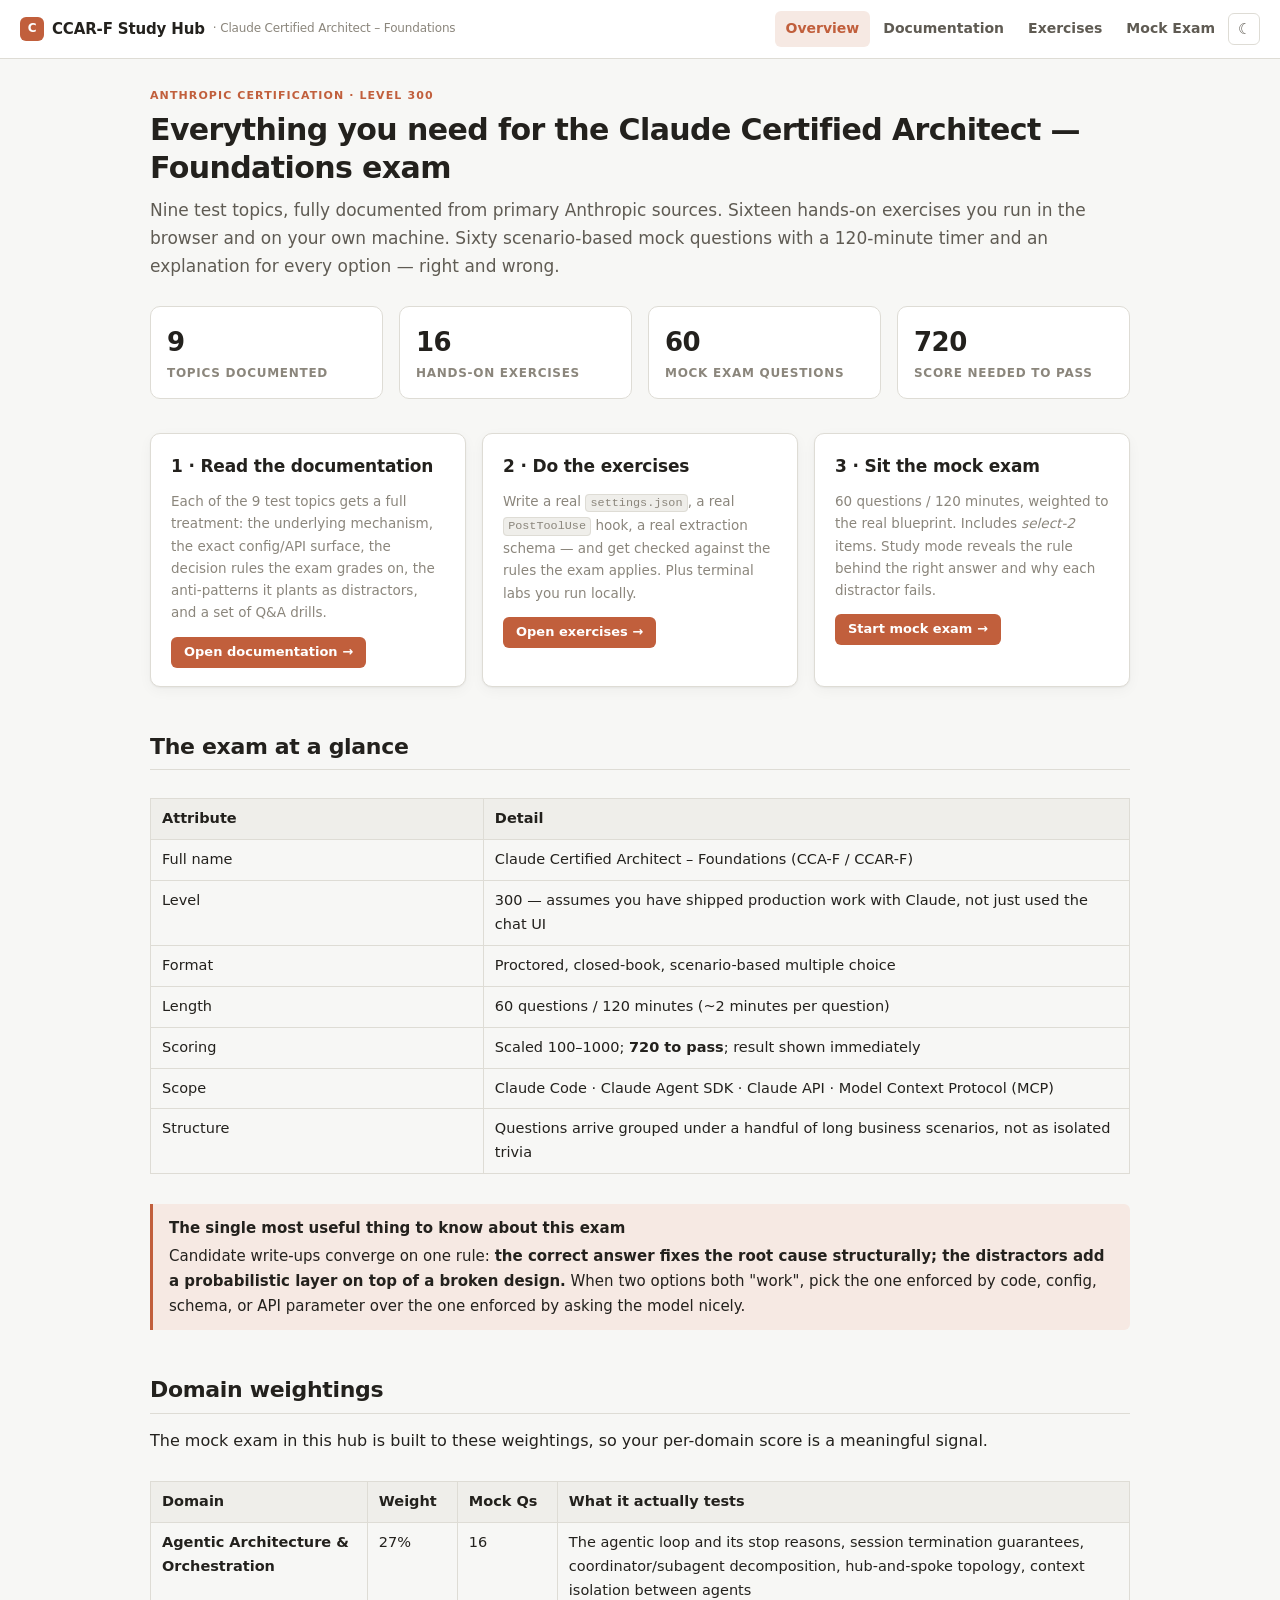
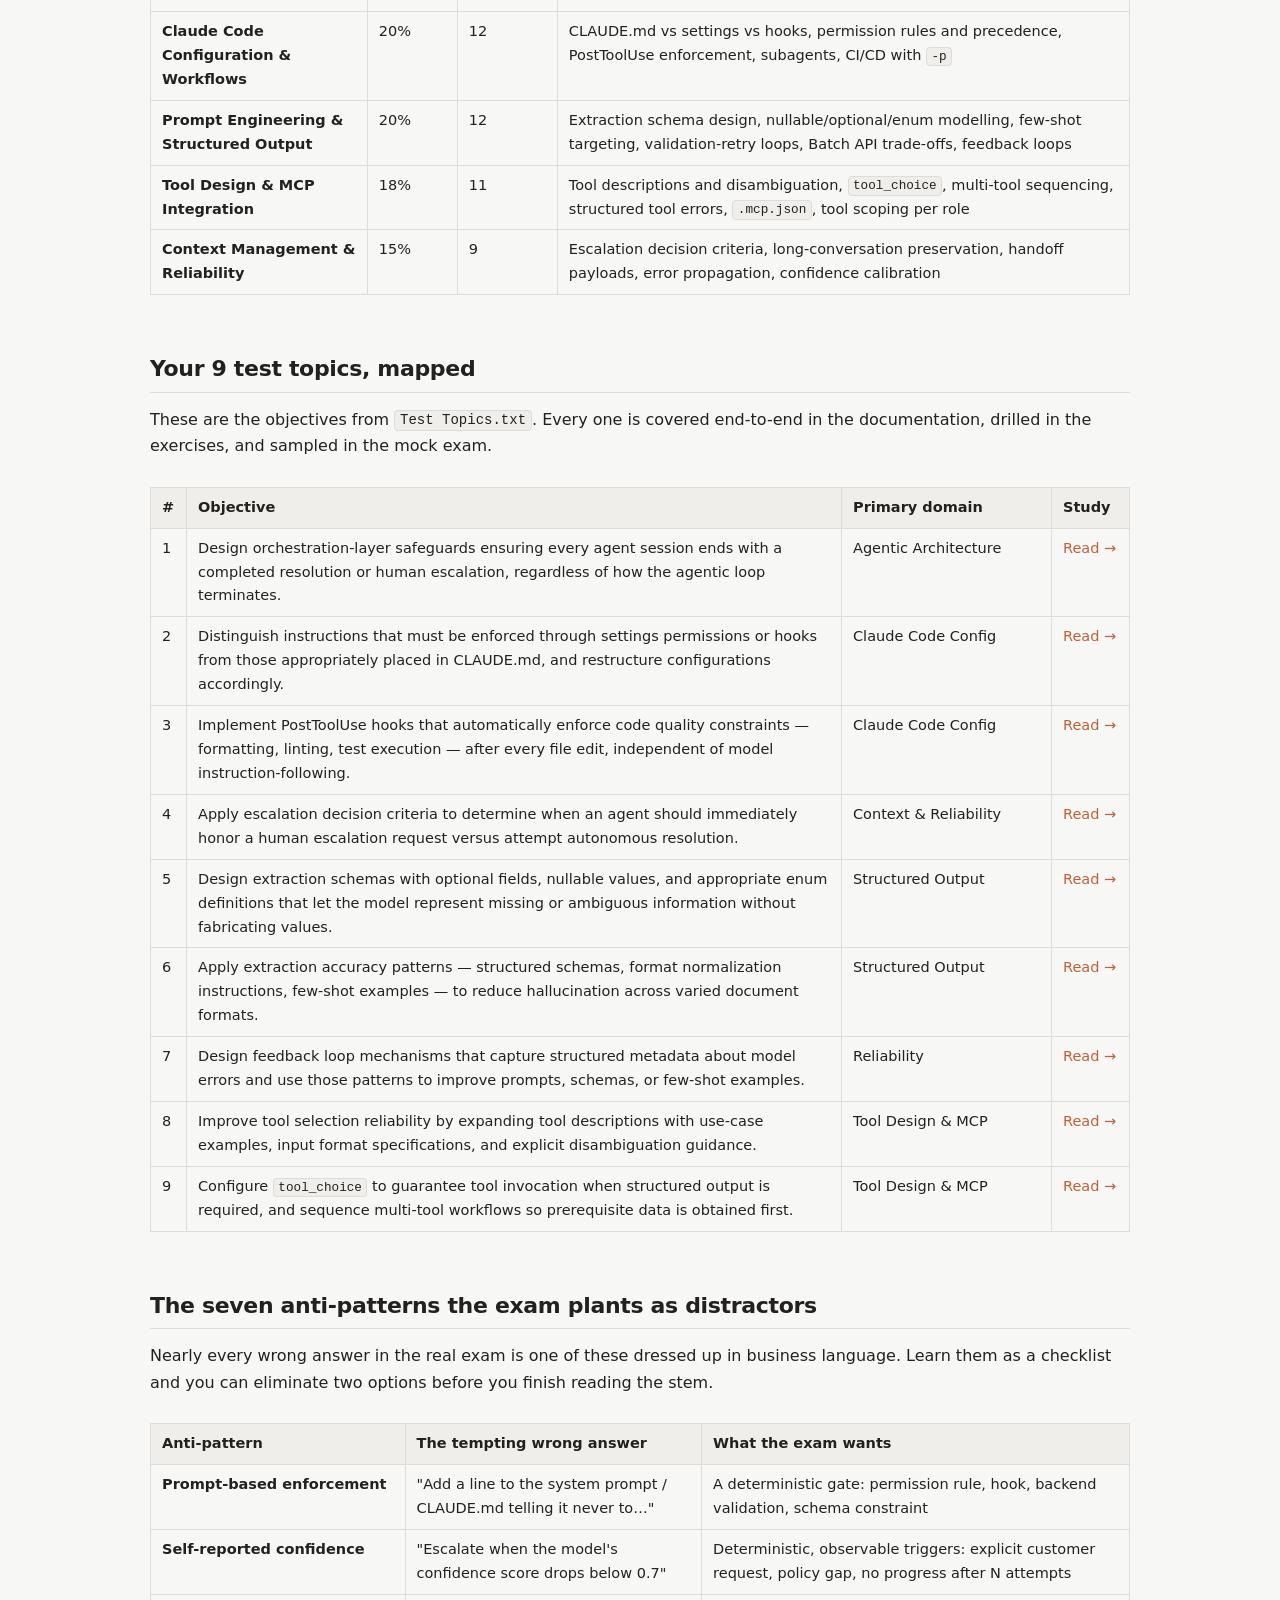
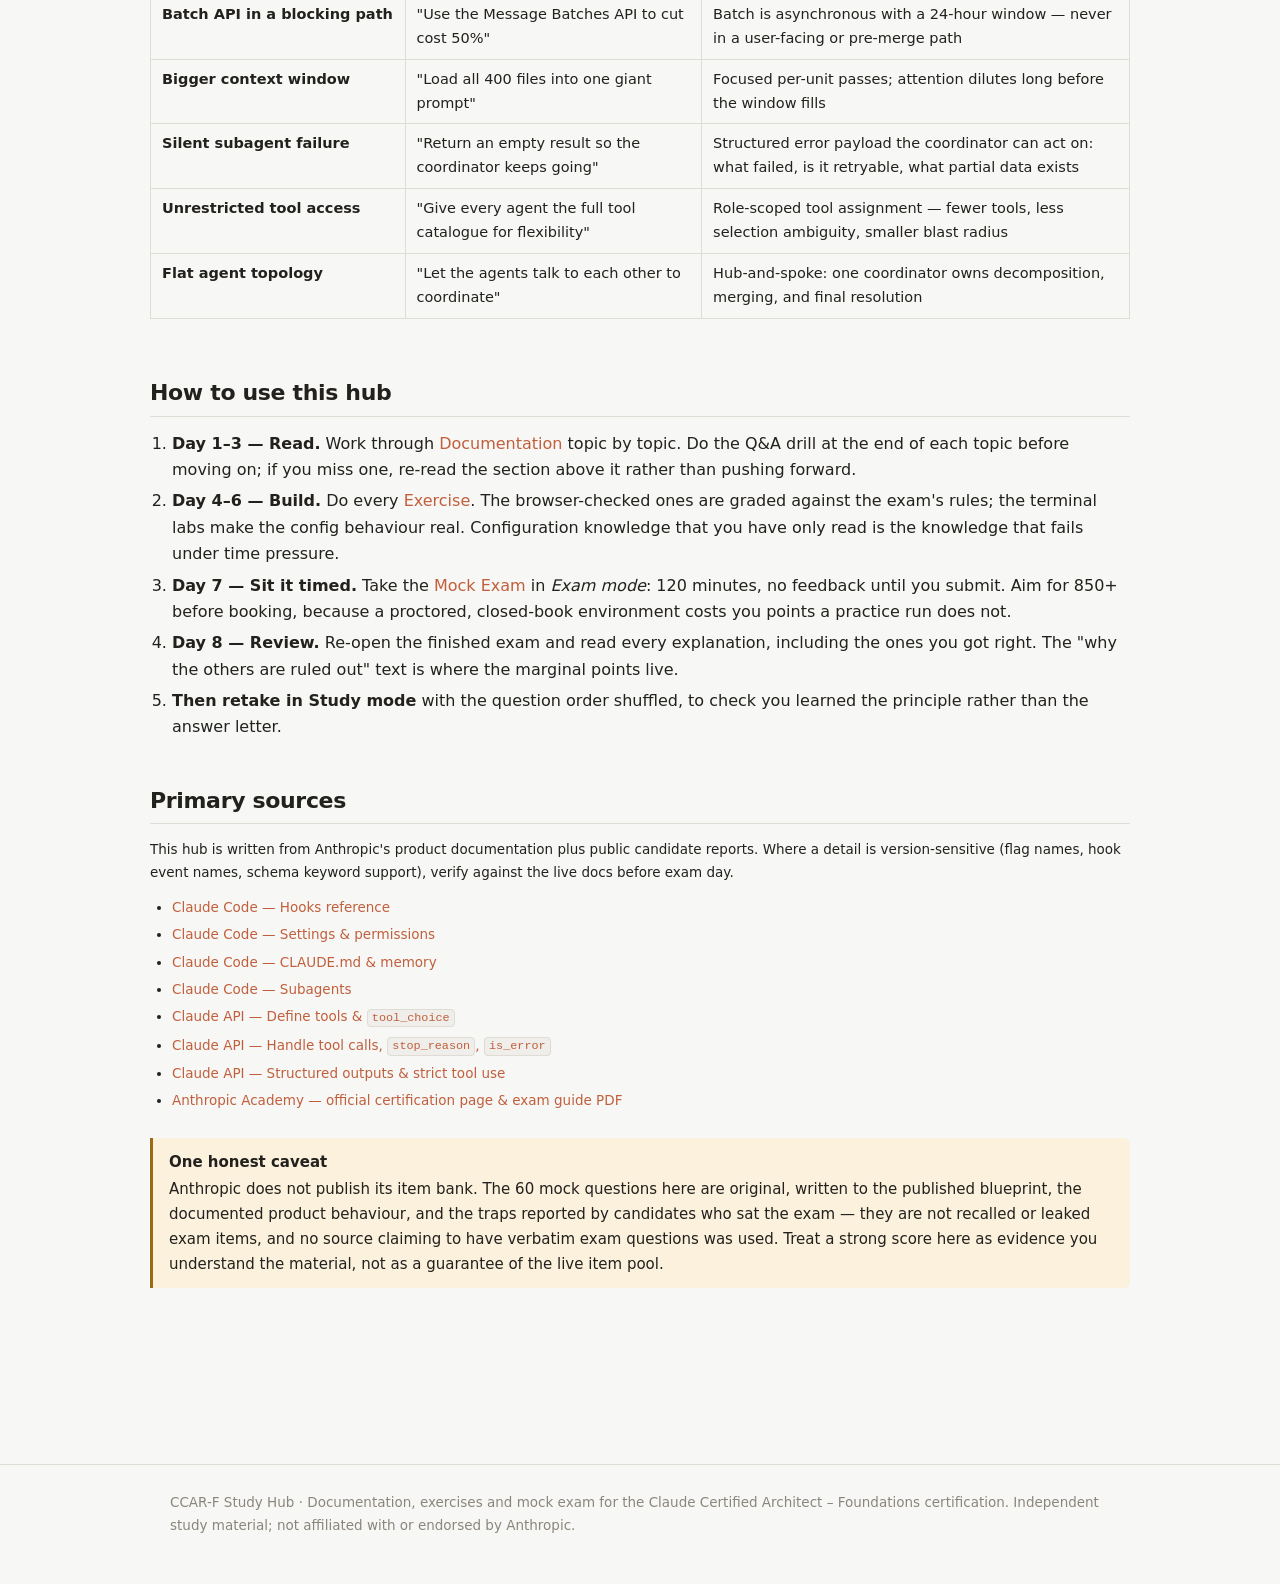
<file: index.html>
<!DOCTYPE html>
<html lang="en">
<head>
<meta charset="utf-8">
<meta name="viewport" content="width=device-width, initial-scale=1">
<title>CCAR-F Study Hub — Claude Certified Architect, Foundations</title>
<meta name="description" content="Single-place study hub for the Anthropic Claude Certified Architect – Foundations exam: full documentation, hands-on exercises, and a 60-question timed mock exam with teaching explanations.">
<link rel="stylesheet" href="assets/css/style.css">
<link rel="icon" href="data:image/svg+xml,<svg xmlns='http://www.w3.org/2000/svg' viewBox='0 0 100 100'><text y='.9em' font-size='90'>🎓</text></svg>">
<script src="assets/js/app.js"></script>
</head>
<body>

<header class="topbar">
  <div class="topbar-inner">
    <a class="brand" href="index.html"><span class="brand-mark">C</span> CCAR-F Study Hub <small>· Claude Certified Architect – Foundations</small></a>
    <nav class="nav">
      <a href="index.html">Overview</a>
      <a href="docs.html">Documentation</a>
      <a href="exercises.html">Exercises</a>
      <a href="exam.html">Mock Exam</a>
      <button class="icon-btn" id="themeBtn" onclick="toggleTheme()" title="Toggle theme" aria-label="Toggle theme">☾</button>
    </nav>
  </div>
</header>

<main class="narrow content">

  <div class="eyebrow">Anthropic Certification · Level 300</div>
  <h1>Everything you need for the Claude Certified Architect&nbsp;— Foundations exam</h1>
  <p class="lede">
    Nine test topics, fully documented from primary Anthropic sources. Sixteen hands-on exercises you run
    in the browser and on your own machine. Sixty scenario-based mock questions with a 120-minute timer and
    an explanation for every option — right and wrong.
  </p>

  <div class="grid grid-4" style="margin:26px 0 34px">
    <a class="stat" href="docs.html" style="color:inherit">
      <div class="k">9</div><div class="l">Topics documented</div>
    </a>
    <a class="stat" href="exercises.html" style="color:inherit">
      <div class="k">16</div><div class="l">Hands-on exercises</div>
    </a>
    <a class="stat" href="exam.html" style="color:inherit">
      <div class="k">60</div><div class="l">Mock exam questions</div>
    </a>
    <div class="stat">
      <div class="k">720</div><div class="l">Score needed to pass</div>
    </div>
  </div>

  <div class="grid grid-3">
    <div class="card">
      <h3 class="mt0">1 · Read the documentation</h3>
      <p class="small muted">Each of the 9 test topics gets a full treatment: the underlying mechanism, the exact
      config/API surface, the decision rules the exam grades on, the anti-patterns it plants as distractors, and
      a set of Q&amp;A drills.</p>
      <a class="btn sm" href="docs.html">Open documentation →</a>
    </div>
    <div class="card">
      <h3 class="mt0">2 · Do the exercises</h3>
      <p class="small muted">Write a real <code>settings.json</code>, a real <code>PostToolUse</code> hook, a real
      extraction schema — and get checked against the rules the exam applies. Plus terminal labs you run locally.</p>
      <a class="btn sm" href="exercises.html">Open exercises →</a>
    </div>
    <div class="card">
      <h3 class="mt0">3 · Sit the mock exam</h3>
      <p class="small muted">60 questions / 120 minutes, weighted to the real blueprint. Includes
      <em>select-2</em> items. Study mode reveals the rule behind the right answer and why each distractor fails.</p>
      <a class="btn sm" href="exam.html">Start mock exam →</a>
    </div>
  </div>

  <h2>The exam at a glance</h2>
  <div class="table-wrap">
  <table>
    <tr><th style="width:34%">Attribute</th><th>Detail</th></tr>
    <tr><td>Full name</td><td>Claude Certified Architect – Foundations (CCA-F / CCAR-F)</td></tr>
    <tr><td>Level</td><td>300 — assumes you have shipped production work with Claude, not just used the chat UI</td></tr>
    <tr><td>Format</td><td>Proctored, closed-book, scenario-based multiple choice</td></tr>
    <tr><td>Length</td><td>60 questions / 120 minutes (~2 minutes per question)</td></tr>
    <tr><td>Scoring</td><td>Scaled 100–1000; <strong>720 to pass</strong>; result shown immediately</td></tr>
    <tr><td>Scope</td><td>Claude Code · Claude Agent SDK · Claude API · Model Context Protocol (MCP)</td></tr>
    <tr><td>Structure</td><td>Questions arrive grouped under a handful of long business scenarios, not as isolated trivia</td></tr>
  </table>
  </div>

  <div class="note rule">
    <b>The single most useful thing to know about this exam</b>
    Candidate write-ups converge on one rule: <strong>the correct answer fixes the root cause structurally; the
    distractors add a probabilistic layer on top of a broken design.</strong> When two options both "work", pick the
    one enforced by code, config, schema, or API parameter over the one enforced by asking the model nicely.
  </div>

  <h2>Domain weightings</h2>
  <p>The mock exam in this hub is built to these weightings, so your per-domain score is a meaningful signal.</p>
  <div class="table-wrap">
  <table>
    <tr><th>Domain</th><th style="width:90px">Weight</th><th style="width:100px">Mock Qs</th><th>What it actually tests</th></tr>
    <tr>
      <td><strong>Agentic Architecture &amp; Orchestration</strong></td><td>27%</td><td>16</td>
      <td>The agentic loop and its stop reasons, session termination guarantees, coordinator/subagent decomposition, hub-and-spoke topology, context isolation between agents</td>
    </tr>
    <tr>
      <td><strong>Claude Code Configuration &amp; Workflows</strong></td><td>20%</td><td>12</td>
      <td>CLAUDE.md vs settings vs hooks, permission rules and precedence, PostToolUse enforcement, subagents, CI/CD with <code>-p</code></td>
    </tr>
    <tr>
      <td><strong>Prompt Engineering &amp; Structured Output</strong></td><td>20%</td><td>12</td>
      <td>Extraction schema design, nullable/optional/enum modelling, few-shot targeting, validation-retry loops, Batch API trade-offs, feedback loops</td>
    </tr>
    <tr>
      <td><strong>Tool Design &amp; MCP Integration</strong></td><td>18%</td><td>11</td>
      <td>Tool descriptions and disambiguation, <code>tool_choice</code>, multi-tool sequencing, structured tool errors, <code>.mcp.json</code>, tool scoping per role</td>
    </tr>
    <tr>
      <td><strong>Context Management &amp; Reliability</strong></td><td>15%</td><td>9</td>
      <td>Escalation decision criteria, long-conversation preservation, handoff payloads, error propagation, confidence calibration</td>
    </tr>
  </table>
  </div>

  <h2>Your 9 test topics, mapped</h2>
  <p>These are the objectives from <code>Test Topics.txt</code>. Every one is covered end-to-end in the documentation,
  drilled in the exercises, and sampled in the mock exam.</p>

  <div class="table-wrap">
  <table>
    <tr><th style="width:36px">#</th><th>Objective</th><th style="width:210px">Primary domain</th><th style="width:78px">Study</th></tr>
    <tr><td>1</td><td>Design orchestration-layer safeguards ensuring every agent session ends with a completed resolution or human escalation, regardless of how the agentic loop terminates.</td><td>Agentic Architecture</td><td><a href="docs.html#t1">Read →</a></td></tr>
    <tr><td>2</td><td>Distinguish instructions that must be enforced through settings permissions or hooks from those appropriately placed in CLAUDE.md, and restructure configurations accordingly.</td><td>Claude Code Config</td><td><a href="docs.html#t2">Read →</a></td></tr>
    <tr><td>3</td><td>Implement PostToolUse hooks that automatically enforce code quality constraints — formatting, linting, test execution — after every file edit, independent of model instruction-following.</td><td>Claude Code Config</td><td><a href="docs.html#t3">Read →</a></td></tr>
    <tr><td>4</td><td>Apply escalation decision criteria to determine when an agent should immediately honor a human escalation request versus attempt autonomous resolution.</td><td>Context &amp; Reliability</td><td><a href="docs.html#t4">Read →</a></td></tr>
    <tr><td>5</td><td>Design extraction schemas with optional fields, nullable values, and appropriate enum definitions that let the model represent missing or ambiguous information without fabricating values.</td><td>Structured Output</td><td><a href="docs.html#t5">Read →</a></td></tr>
    <tr><td>6</td><td>Apply extraction accuracy patterns — structured schemas, format normalization instructions, few-shot examples — to reduce hallucination across varied document formats.</td><td>Structured Output</td><td><a href="docs.html#t6">Read →</a></td></tr>
    <tr><td>7</td><td>Design feedback loop mechanisms that capture structured metadata about model errors and use those patterns to improve prompts, schemas, or few-shot examples.</td><td>Reliability</td><td><a href="docs.html#t7">Read →</a></td></tr>
    <tr><td>8</td><td>Improve tool selection reliability by expanding tool descriptions with use-case examples, input format specifications, and explicit disambiguation guidance.</td><td>Tool Design &amp; MCP</td><td><a href="docs.html#t8">Read →</a></td></tr>
    <tr><td>9</td><td>Configure <code>tool_choice</code> to guarantee tool invocation when structured output is required, and sequence multi-tool workflows so prerequisite data is obtained first.</td><td>Tool Design &amp; MCP</td><td><a href="docs.html#t9">Read →</a></td></tr>
  </table>
  </div>

  <h2>The seven anti-patterns the exam plants as distractors</h2>
  <p>Nearly every wrong answer in the real exam is one of these dressed up in business language. Learn them as a
  checklist and you can eliminate two options before you finish reading the stem.</p>

  <div class="table-wrap">
  <table>
    <tr><th style="width:26%">Anti-pattern</th><th>The tempting wrong answer</th><th>What the exam wants</th></tr>
    <tr><td><strong>Prompt-based enforcement</strong></td><td>"Add a line to the system prompt / CLAUDE.md telling it never to…"</td><td>A deterministic gate: permission rule, hook, backend validation, schema constraint</td></tr>
    <tr><td><strong>Self-reported confidence</strong></td><td>"Escalate when the model's confidence score drops below 0.7"</td><td>Deterministic, observable triggers: explicit customer request, policy gap, no progress after N attempts</td></tr>
    <tr><td><strong>Batch API in a blocking path</strong></td><td>"Use the Message Batches API to cut cost 50%"</td><td>Batch is asynchronous with a 24-hour window — never in a user-facing or pre-merge path</td></tr>
    <tr><td><strong>Bigger context window</strong></td><td>"Load all 400 files into one giant prompt"</td><td>Focused per-unit passes; attention dilutes long before the window fills</td></tr>
    <tr><td><strong>Silent subagent failure</strong></td><td>"Return an empty result so the coordinator keeps going"</td><td>Structured error payload the coordinator can act on: what failed, is it retryable, what partial data exists</td></tr>
    <tr><td><strong>Unrestricted tool access</strong></td><td>"Give every agent the full tool catalogue for flexibility"</td><td>Role-scoped tool assignment — fewer tools, less selection ambiguity, smaller blast radius</td></tr>
    <tr><td><strong>Flat agent topology</strong></td><td>"Let the agents talk to each other to coordinate"</td><td>Hub-and-spoke: one coordinator owns decomposition, merging, and final resolution</td></tr>
  </table>
  </div>

  <h2>How to use this hub</h2>
  <ol>
    <li><strong>Day 1–3 — Read.</strong> Work through <a href="docs.html">Documentation</a> topic by topic. Do the Q&amp;A drill at the end of each topic before moving on; if you miss one, re-read the section above it rather than pushing forward.</li>
    <li><strong>Day 4–6 — Build.</strong> Do every <a href="exercises.html">Exercise</a>. The browser-checked ones are graded against the exam's rules; the terminal labs make the config behaviour real. Configuration knowledge that you have only read is the knowledge that fails under time pressure.</li>
    <li><strong>Day 7 — Sit it timed.</strong> Take the <a href="exam.html">Mock Exam</a> in <em>Exam mode</em>: 120 minutes, no feedback until you submit. Aim for 850+ before booking, because a proctored, closed-book environment costs you points a practice run does not.</li>
    <li><strong>Day 8 — Review.</strong> Re-open the finished exam and read every explanation, including the ones you got right. The "why the others are ruled out" text is where the marginal points live.</li>
    <li><strong>Then retake in Study mode</strong> with the question order shuffled, to check you learned the principle rather than the answer letter.</li>
  </ol>

  <h2>Primary sources</h2>
  <p class="small">This hub is written from Anthropic's product documentation plus public candidate reports. Where a
  detail is version-sensitive (flag names, hook event names, schema keyword support), verify against the live docs
  before exam day.</p>
  <ul class="small">
    <li><a href="https://code.claude.com/docs/en/hooks" target="_blank" rel="noopener">Claude Code — Hooks reference</a></li>
    <li><a href="https://code.claude.com/docs/en/settings" target="_blank" rel="noopener">Claude Code — Settings &amp; permissions</a></li>
    <li><a href="https://code.claude.com/docs/en/memory" target="_blank" rel="noopener">Claude Code — CLAUDE.md &amp; memory</a></li>
    <li><a href="https://code.claude.com/docs/en/sub-agents" target="_blank" rel="noopener">Claude Code — Subagents</a></li>
    <li><a href="https://platform.claude.com/docs/en/agents-and-tools/tool-use/define-tools" target="_blank" rel="noopener">Claude API — Define tools &amp; <code>tool_choice</code></a></li>
    <li><a href="https://platform.claude.com/docs/en/agents-and-tools/tool-use/handle-tool-calls" target="_blank" rel="noopener">Claude API — Handle tool calls, <code>stop_reason</code>, <code>is_error</code></a></li>
    <li><a href="https://platform.claude.com/docs/en/build-with-claude/structured-outputs" target="_blank" rel="noopener">Claude API — Structured outputs &amp; strict tool use</a></li>
    <li><a href="https://anthropic-partners.skilljar.com/claude-certified-architect-foundations-certification" target="_blank" rel="noopener">Anthropic Academy — official certification page &amp; exam guide PDF</a></li>
  </ul>

  <div class="note warn" style="margin-top:26px">
    <b>One honest caveat</b>
    Anthropic does not publish its item bank. The 60 mock questions here are original, written to the published
    blueprint, the documented product behaviour, and the traps reported by candidates who sat the exam — they are
    not recalled or leaked exam items, and no source claiming to have verbatim exam questions was used. Treat a
    strong score here as evidence you understand the material, not as a guarantee of the live item pool.
  </div>

</main>

<footer class="footer">
  <div class="narrow">
    CCAR-F Study Hub · Documentation, exercises and mock exam for the Claude Certified Architect – Foundations certification.
    Independent study material; not affiliated with or endorsed by Anthropic.
  </div>
</footer>

</body>
</html>
</file>
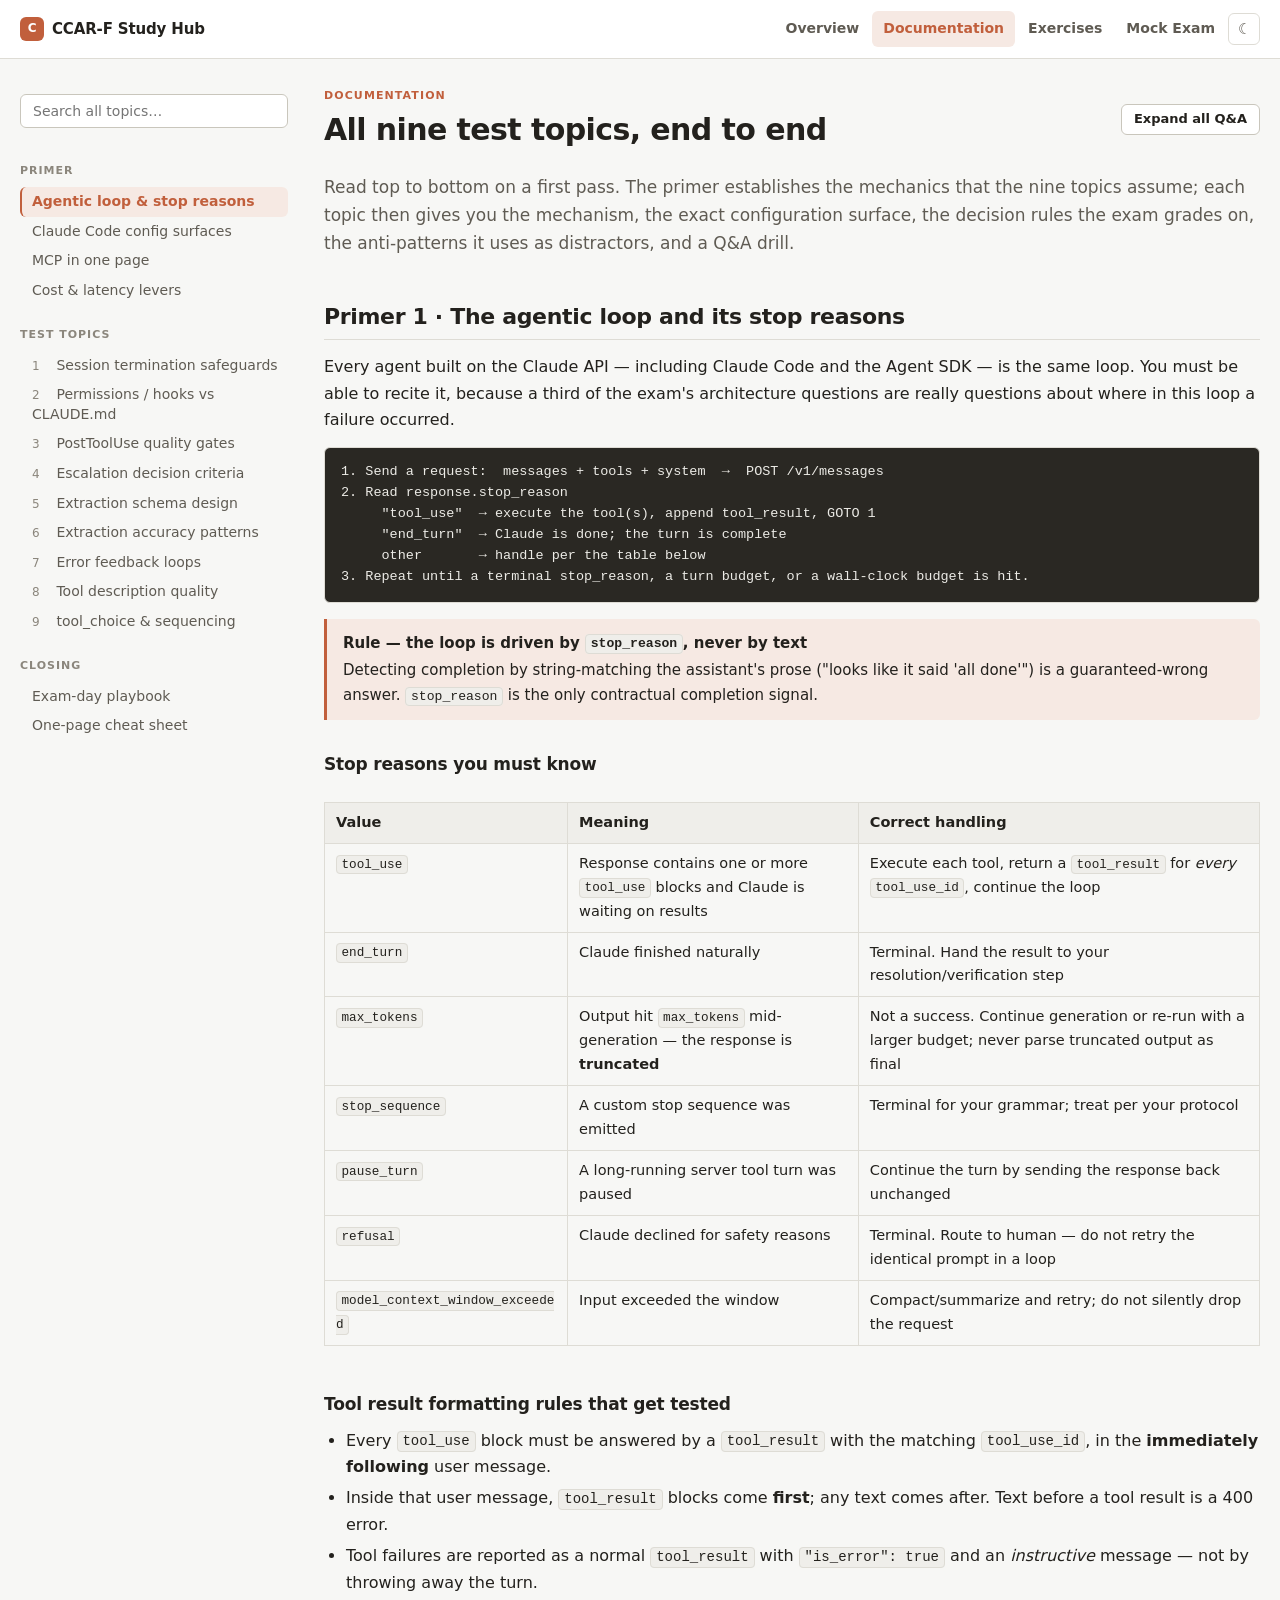
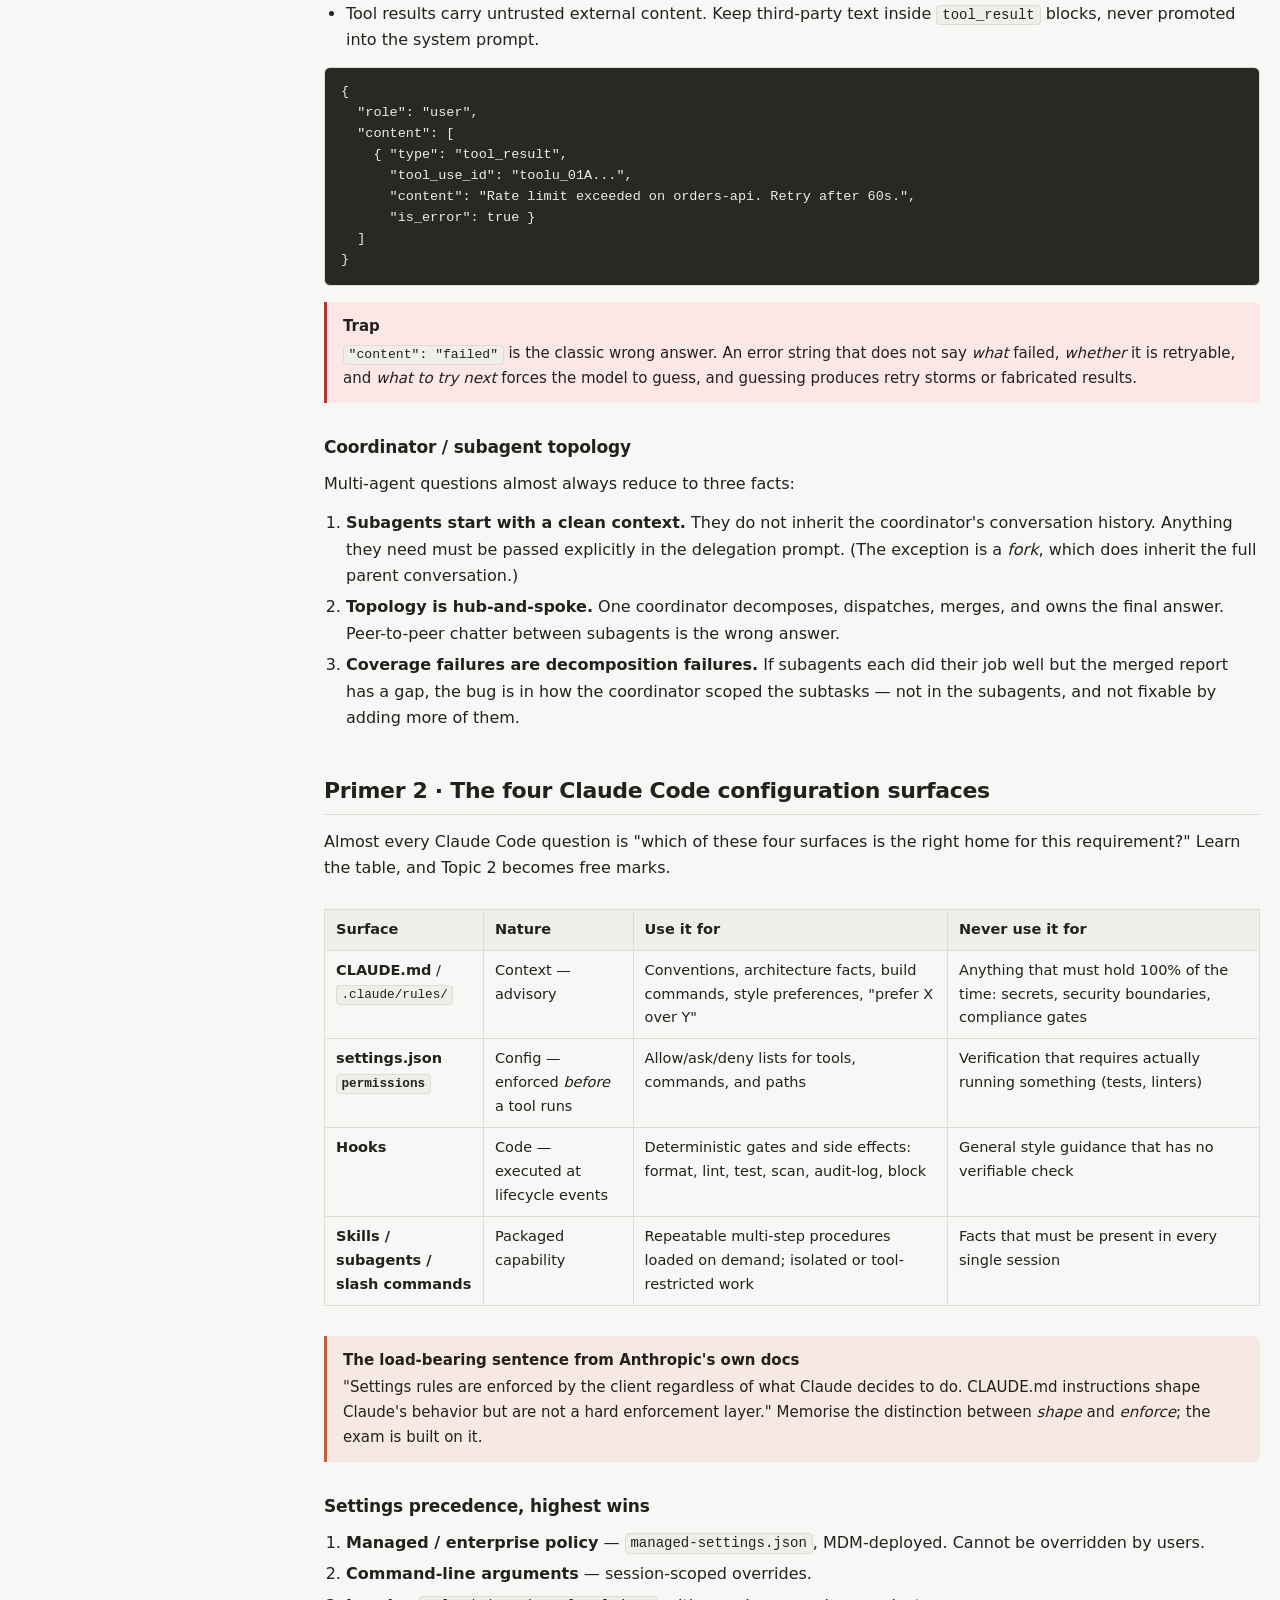
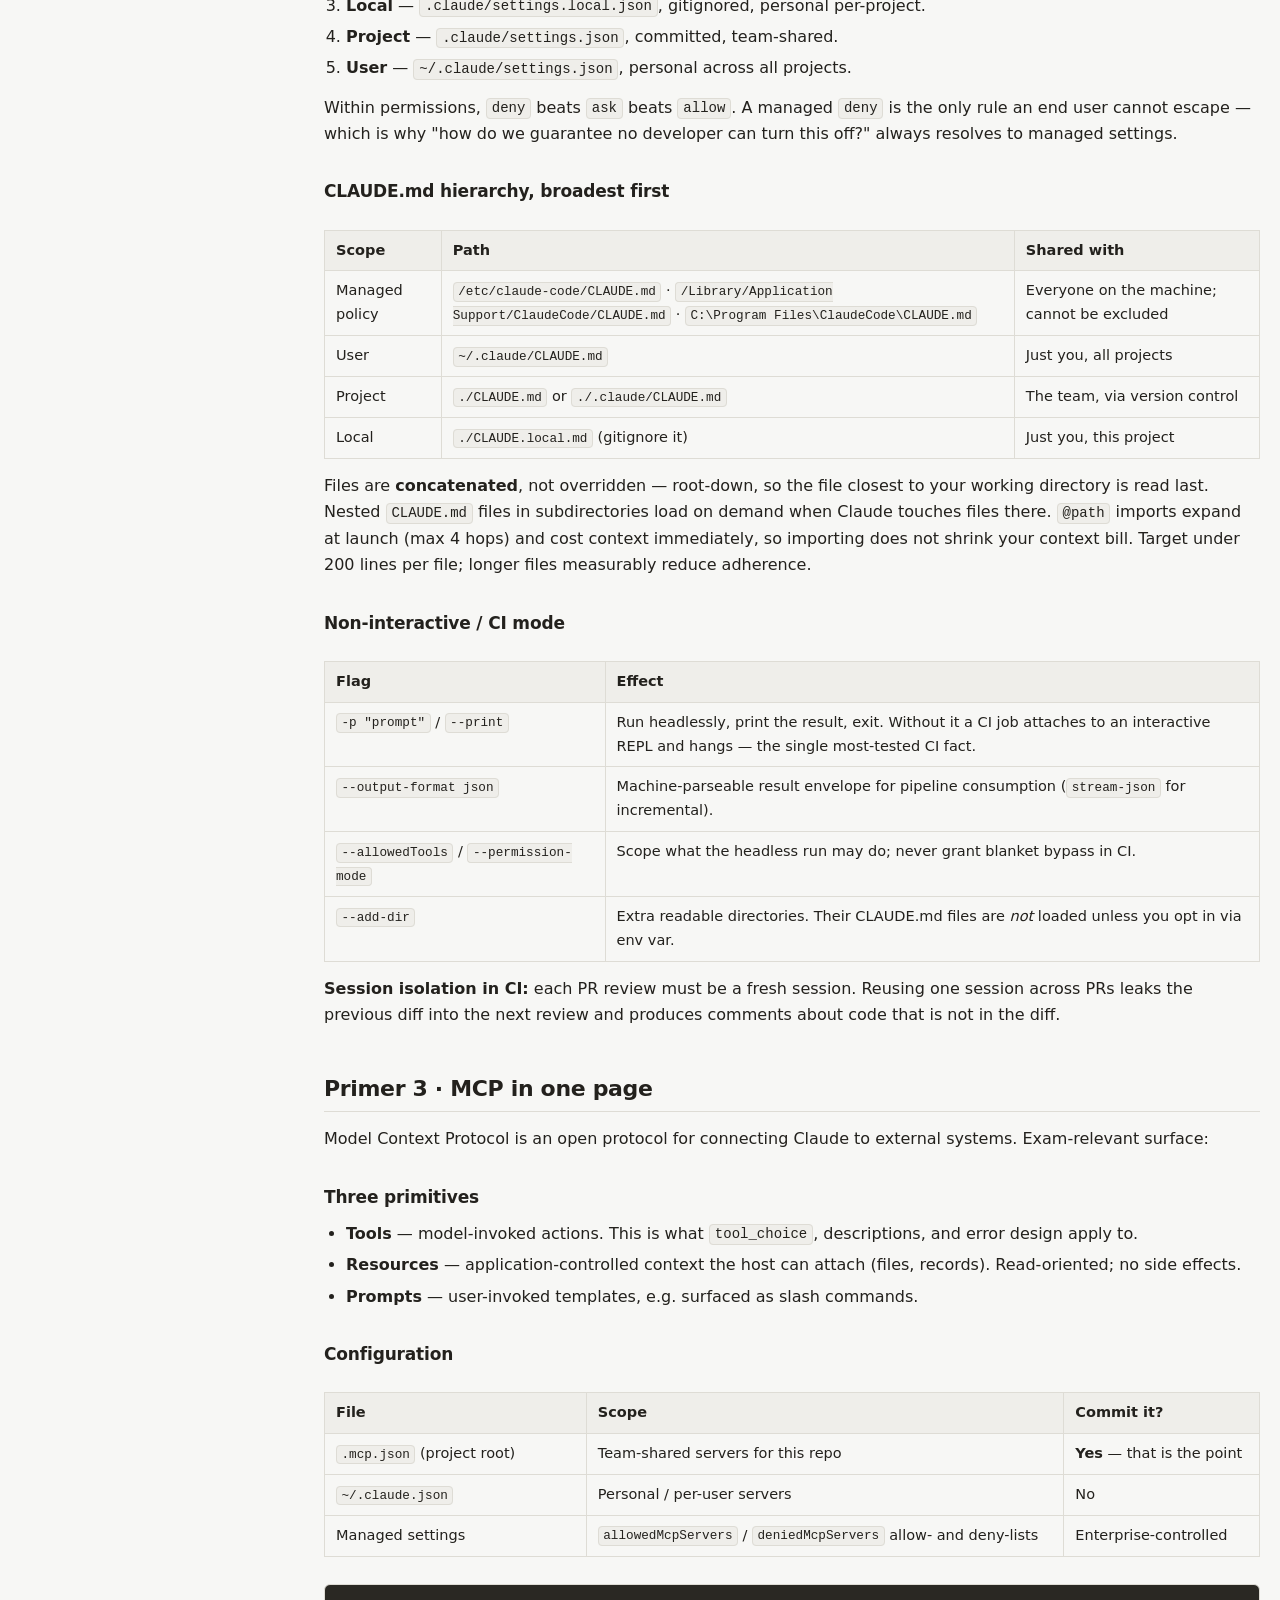
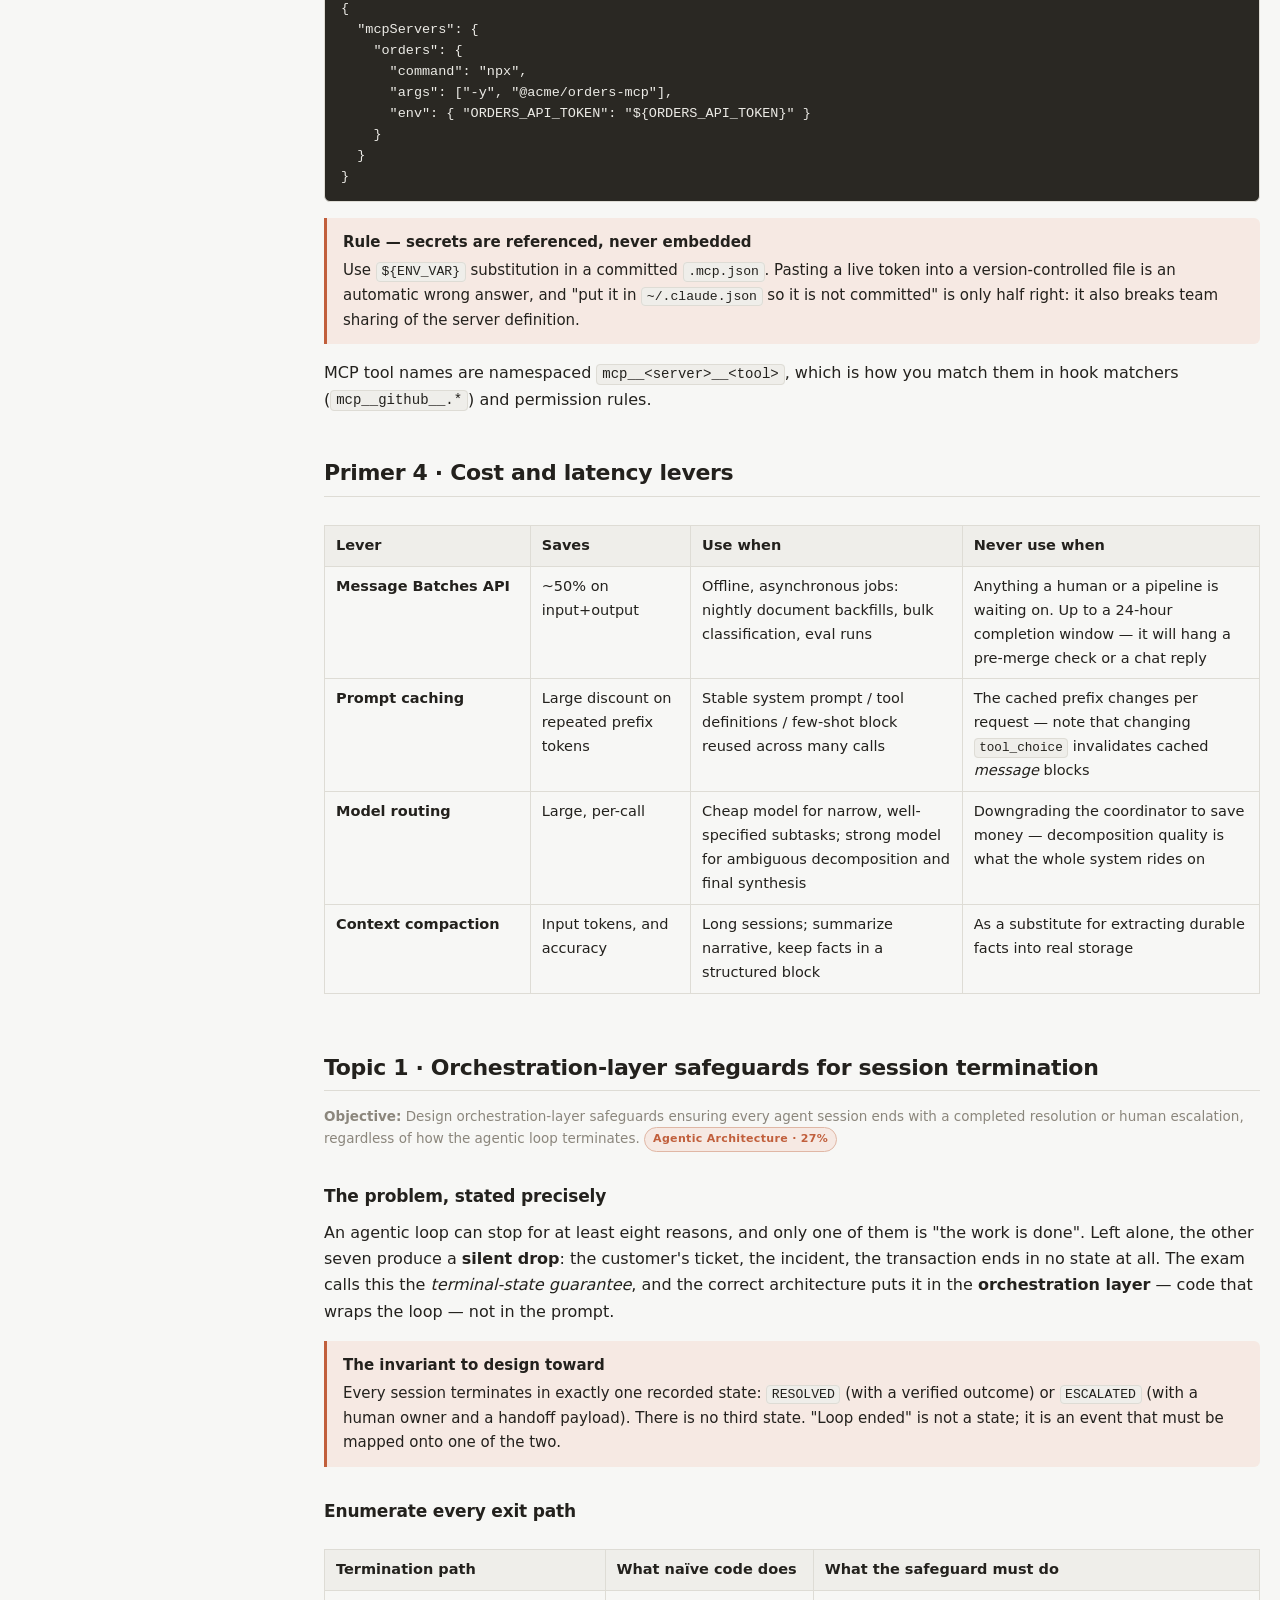
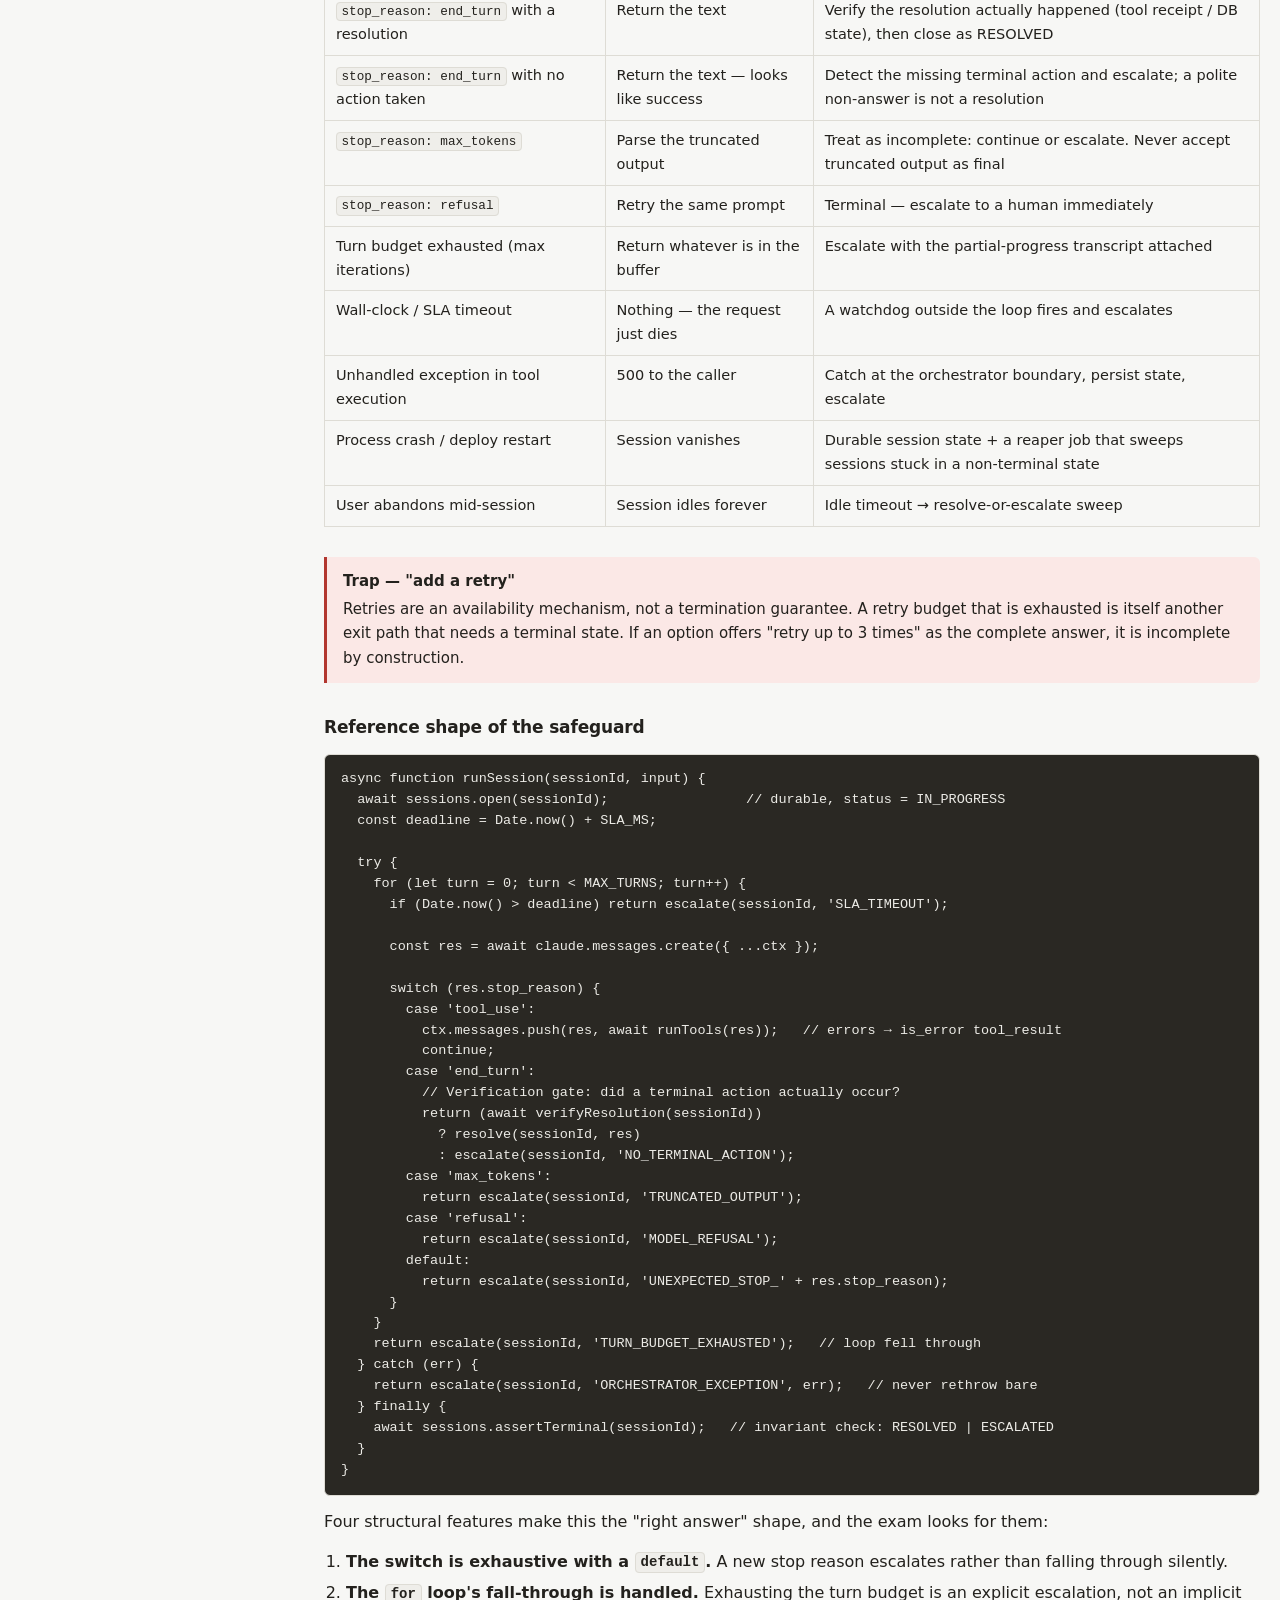
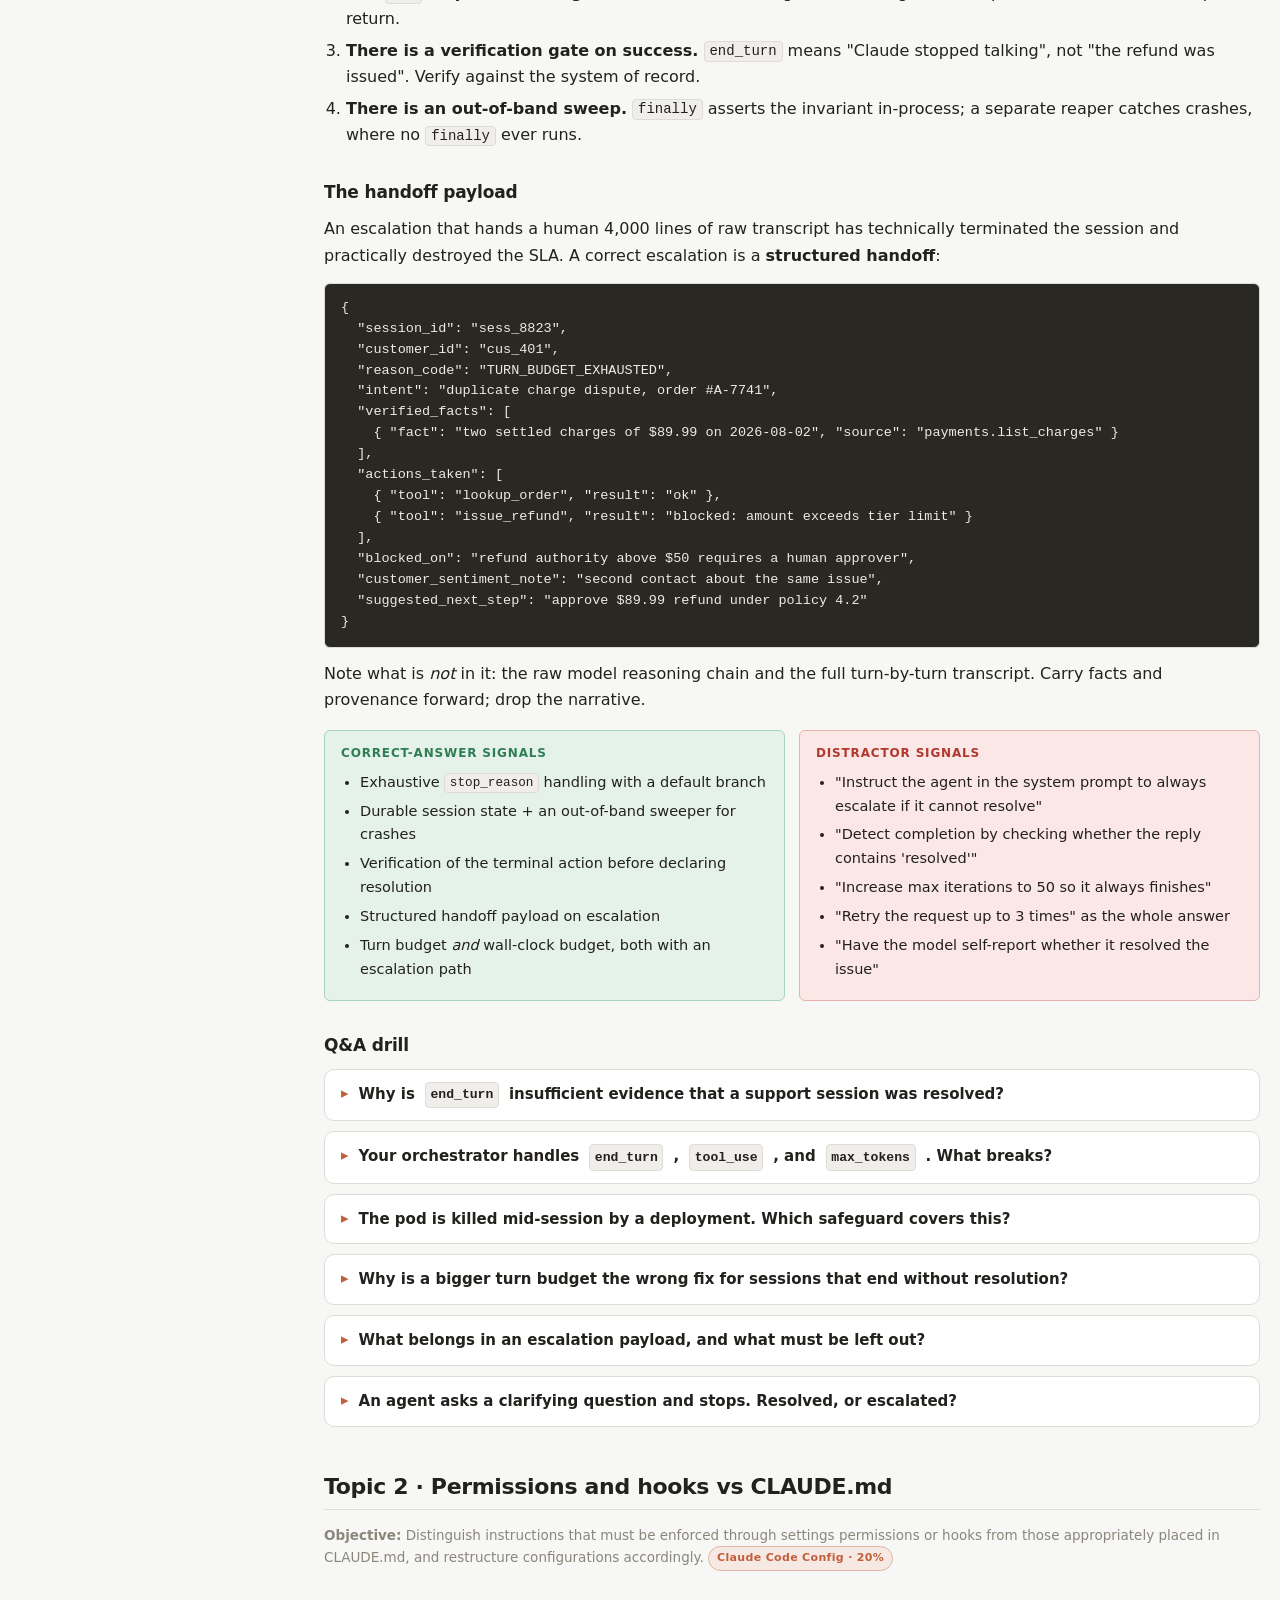
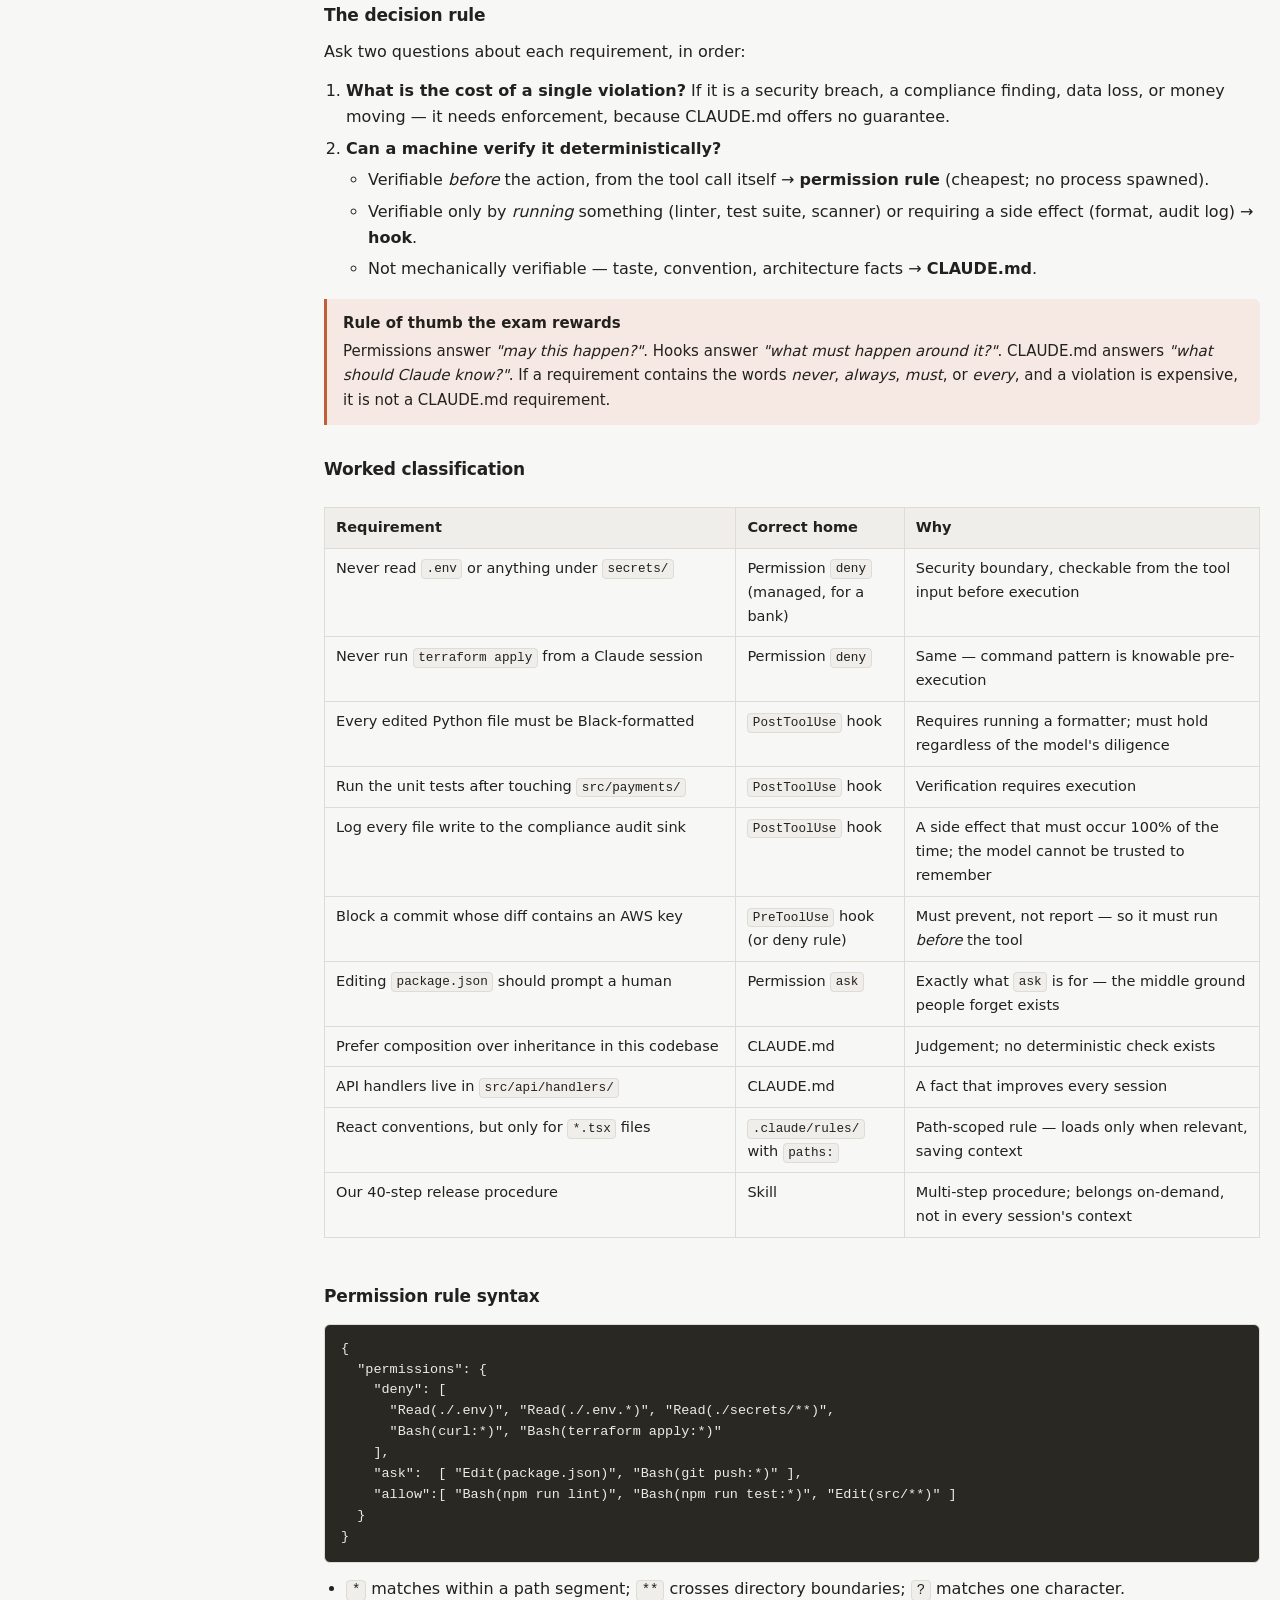
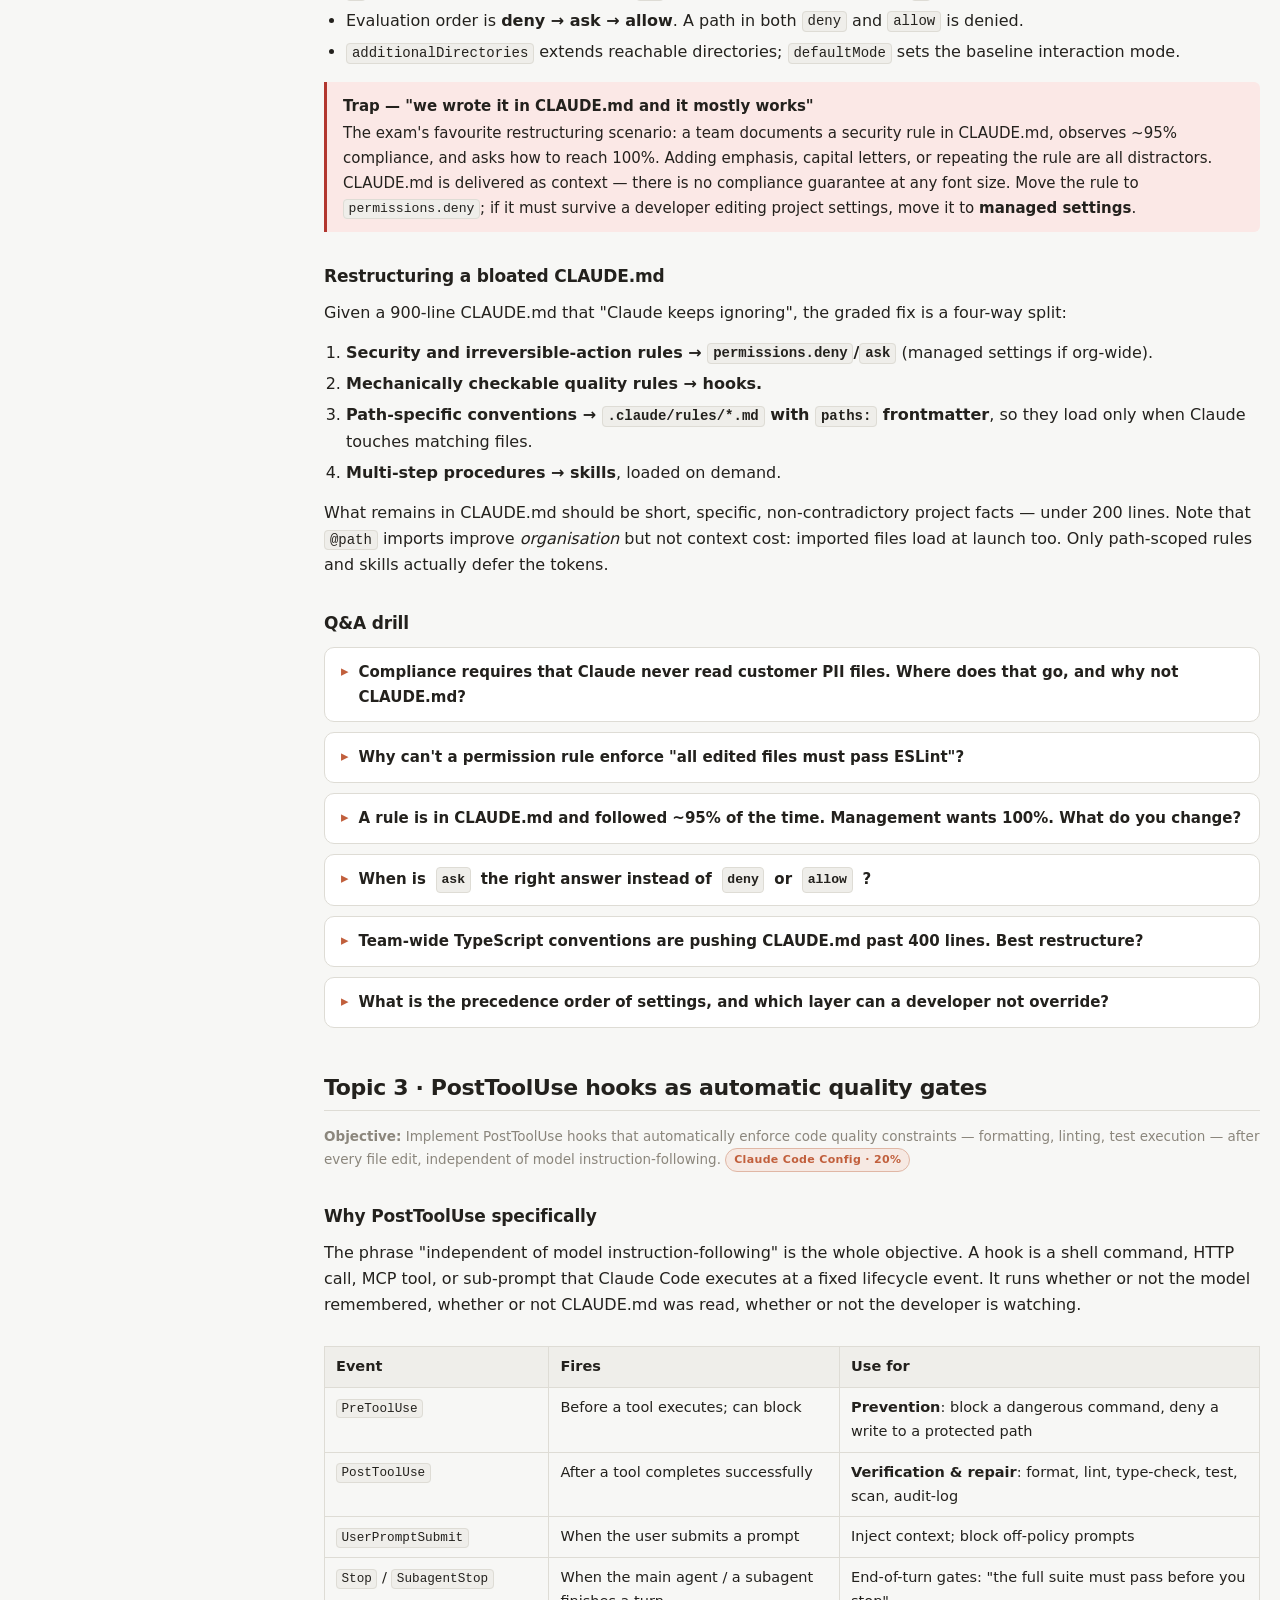
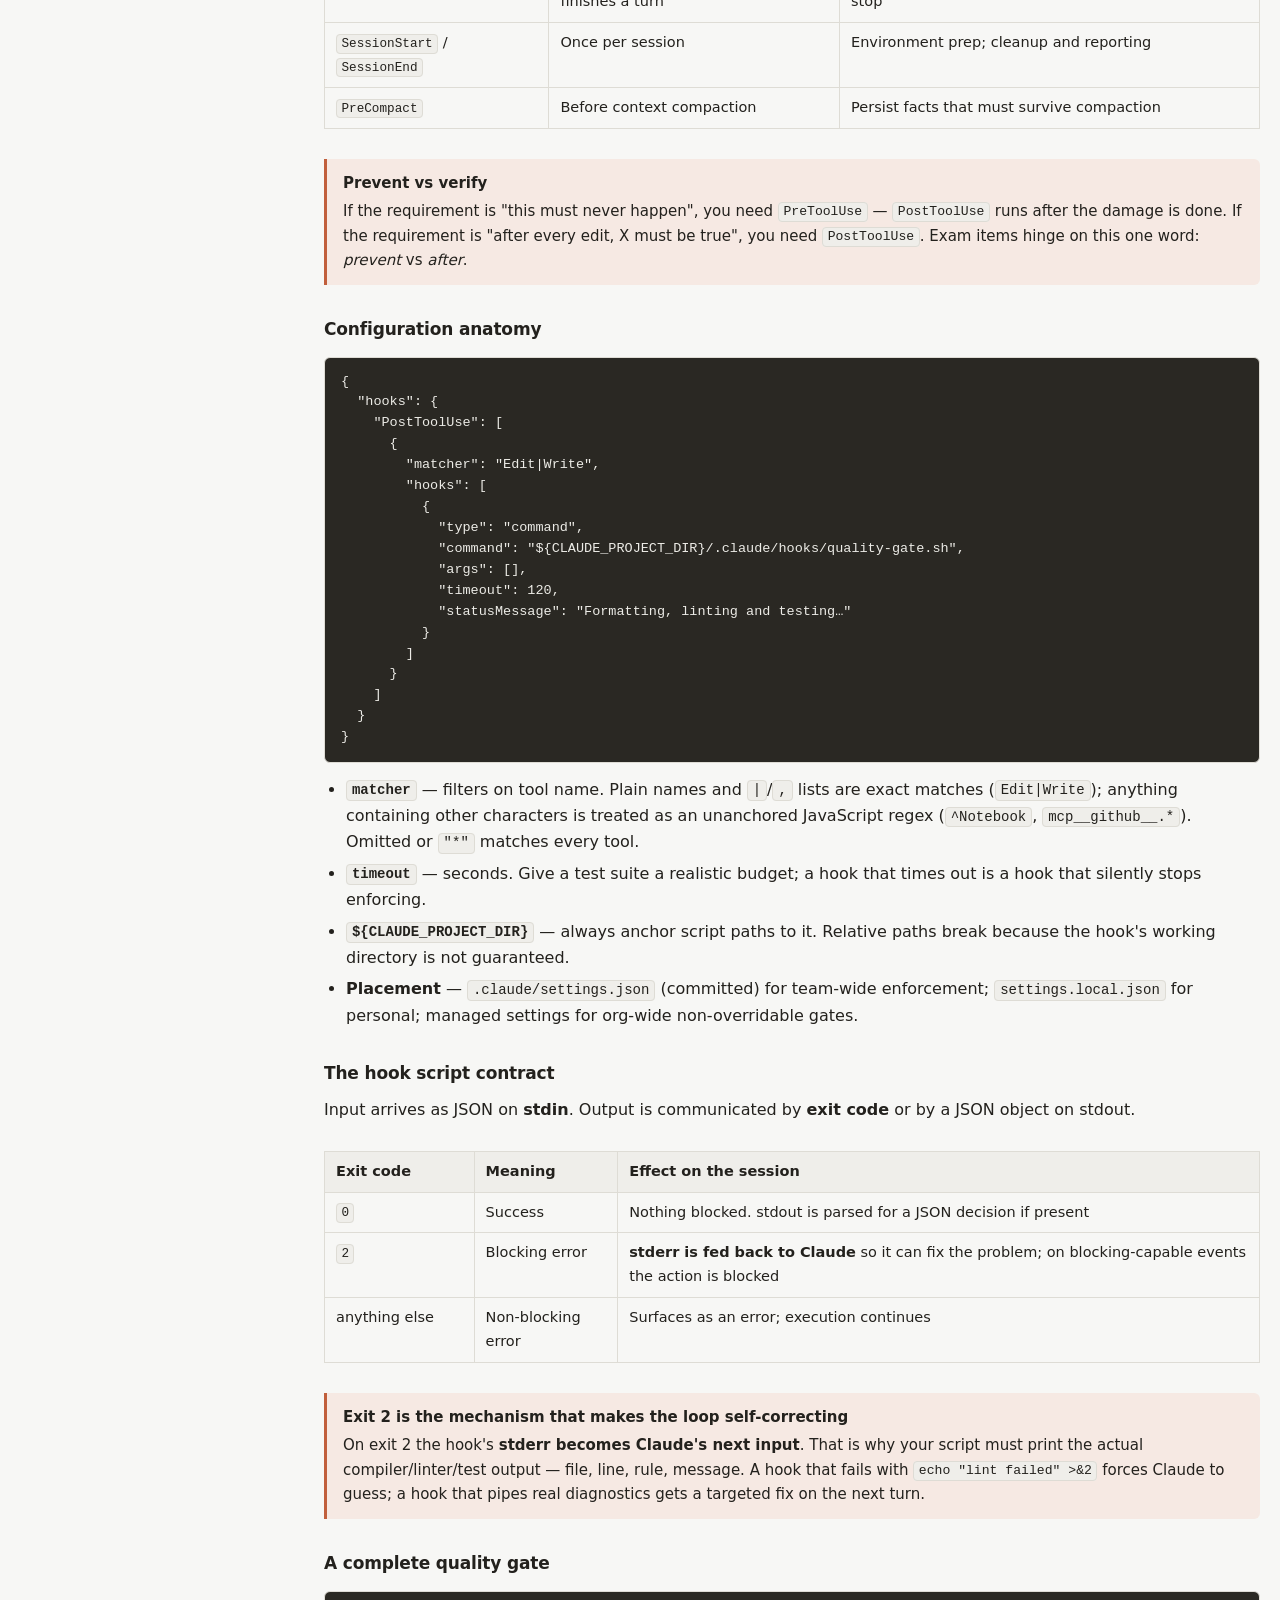
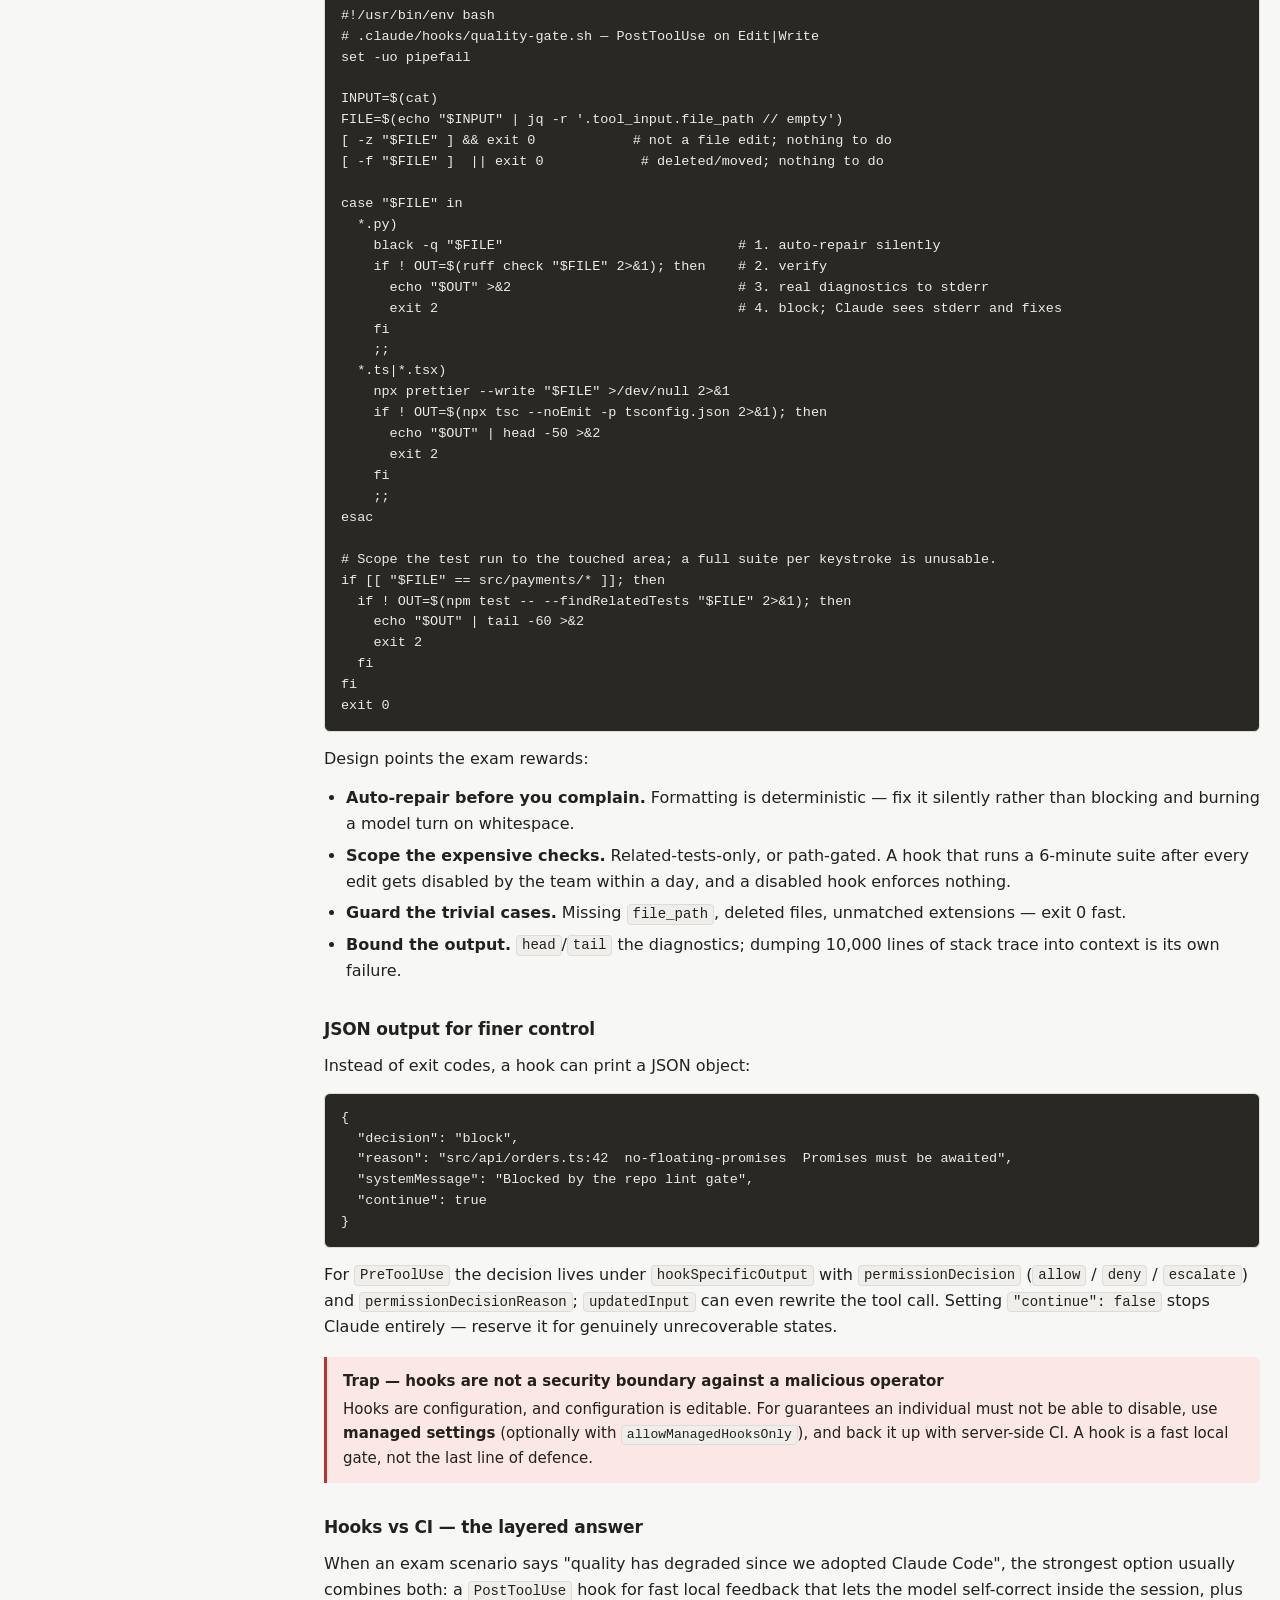
<file: docs.html>
<!DOCTYPE html>
<html lang="en">
<head>
<meta charset="utf-8">
<meta name="viewport" content="width=device-width, initial-scale=1">
<title>Documentation — CCAR-F Study Hub</title>
<meta name="description" content="Complete documentation for all nine CCAR-F test topics, with Q&A drills.">
<link rel="stylesheet" href="assets/css/style.css">
<link rel="icon" href="data:image/svg+xml,<svg xmlns='http://www.w3.org/2000/svg' viewBox='0 0 100 100'><text y='.9em' font-size='90'>🎓</text></svg>">
<script src="assets/js/app.js"></script>
</head>
<body>

<header class="topbar">
  <div class="topbar-inner">
    <a class="brand" href="index.html"><span class="brand-mark">C</span> CCAR-F Study Hub</a>
    <nav class="nav">
      <a href="index.html">Overview</a>
      <a href="docs.html">Documentation</a>
      <a href="exercises.html">Exercises</a>
      <a href="exam.html">Mock Exam</a>
      <button class="icon-btn" id="themeBtn" onclick="toggleTheme()" title="Toggle theme" aria-label="Toggle theme">☾</button>
    </nav>
  </div>
</header>

<div class="wrap layout">

  <aside class="sidebar">
    <input class="searchbox" id="docSearch" type="search" placeholder="Search all topics…" aria-label="Search documentation">
    <h4>Primer</h4>
    <a href="#p1">Agentic loop &amp; stop reasons</a>
    <a href="#p2">Claude Code config surfaces</a>
    <a href="#p3">MCP in one page</a>
    <a href="#p4">Cost &amp; latency levers</a>
    <h4>Test topics</h4>
    <a href="#t1"><span class="sb-num">1</span> Session termination safeguards</a>
    <a href="#t2"><span class="sb-num">2</span> Permissions / hooks vs CLAUDE.md</a>
    <a href="#t3"><span class="sb-num">3</span> PostToolUse quality gates</a>
    <a href="#t4"><span class="sb-num">4</span> Escalation decision criteria</a>
    <a href="#t5"><span class="sb-num">5</span> Extraction schema design</a>
    <a href="#t6"><span class="sb-num">6</span> Extraction accuracy patterns</a>
    <a href="#t7"><span class="sb-num">7</span> Error feedback loops</a>
    <a href="#t8"><span class="sb-num">8</span> Tool description quality</a>
    <a href="#t9"><span class="sb-num">9</span> tool_choice &amp; sequencing</a>
    <h4>Closing</h4>
    <a href="#playbook">Exam-day playbook</a>
    <a href="#cheat">One-page cheat sheet</a>
  </aside>

  <main class="content">

    <div class="spread" style="margin-bottom:20px">
      <div>
        <div class="eyebrow">Documentation</div>
        <h1 style="margin-bottom:4px">All nine test topics, end to end</h1>
      </div>
      <button class="btn ghost sm" id="expandAll">Expand all Q&amp;A</button>
    </div>

    <p class="lede">Read top to bottom on a first pass. The primer establishes the mechanics that the nine topics
    assume; each topic then gives you the mechanism, the exact configuration surface, the decision rules the exam
    grades on, the anti-patterns it uses as distractors, and a Q&amp;A drill.</p>

    <!-- ================= PRIMER ================= -->

    <section data-searchable id="p1">
      <h2>Primer 1 · The agentic loop and its stop reasons</h2>

      <p>Every agent built on the Claude API — including Claude Code and the Agent SDK — is the same loop. You must
      be able to recite it, because a third of the exam's architecture questions are really questions about where in
      this loop a failure occurred.</p>

<pre><code>1. Send a request:  messages + tools + system  →  POST /v1/messages
2. Read response.stop_reason
     "tool_use"  → execute the tool(s), append tool_result, GOTO 1
     "end_turn"  → Claude is done; the turn is complete
     other       → handle per the table below
3. Repeat until a terminal stop_reason, a turn budget, or a wall-clock budget is hit.</code></pre>

      <div class="note rule">
        <b>Rule — the loop is driven by <code>stop_reason</code>, never by text</b>
        Detecting completion by string-matching the assistant's prose ("looks like it said 'all done'") is a
        guaranteed-wrong answer. <code>stop_reason</code> is the only contractual completion signal.
      </div>

      <h3>Stop reasons you must know</h3>
      <div class="table-wrap">
      <table>
        <tr><th style="width:26%">Value</th><th>Meaning</th><th>Correct handling</th></tr>
        <tr><td><code>tool_use</code></td><td>Response contains one or more <code>tool_use</code> blocks and Claude is waiting on results</td><td>Execute each tool, return a <code>tool_result</code> for <em>every</em> <code>tool_use_id</code>, continue the loop</td></tr>
        <tr><td><code>end_turn</code></td><td>Claude finished naturally</td><td>Terminal. Hand the result to your resolution/verification step</td></tr>
        <tr><td><code>max_tokens</code></td><td>Output hit <code>max_tokens</code> mid-generation — the response is <strong>truncated</strong></td><td>Not a success. Continue generation or re-run with a larger budget; never parse truncated output as final</td></tr>
        <tr><td><code>stop_sequence</code></td><td>A custom stop sequence was emitted</td><td>Terminal for your grammar; treat per your protocol</td></tr>
        <tr><td><code>pause_turn</code></td><td>A long-running server tool turn was paused</td><td>Continue the turn by sending the response back unchanged</td></tr>
        <tr><td><code>refusal</code></td><td>Claude declined for safety reasons</td><td>Terminal. Route to human — do not retry the identical prompt in a loop</td></tr>
        <tr><td><code>model_context_window_exceeded</code></td><td>Input exceeded the window</td><td>Compact/summarize and retry; do not silently drop the request</td></tr>
      </table>
      </div>

      <h3>Tool result formatting rules that get tested</h3>
      <ul>
        <li>Every <code>tool_use</code> block must be answered by a <code>tool_result</code> with the matching <code>tool_use_id</code>, in the <strong>immediately following</strong> user message.</li>
        <li>Inside that user message, <code>tool_result</code> blocks come <strong>first</strong>; any text comes after. Text before a tool result is a 400 error.</li>
        <li>Tool failures are reported as a normal <code>tool_result</code> with <code>"is_error": true</code> and an <em>instructive</em> message — not by throwing away the turn.</li>
        <li>Tool results carry untrusted external content. Keep third-party text inside <code>tool_result</code> blocks, never promoted into the system prompt.</li>
      </ul>

<pre><code>{
  "role": "user",
  "content": [
    { "type": "tool_result",
      "tool_use_id": "toolu_01A...",
      "content": "Rate limit exceeded on orders-api. Retry after 60s.",
      "is_error": true }
  ]
}</code></pre>

      <div class="note trap">
        <b>Trap</b>
        <code>"content": "failed"</code> is the classic wrong answer. An error string that does not say
        <em>what</em> failed, <em>whether</em> it is retryable, and <em>what to try next</em> forces the model to
        guess, and guessing produces retry storms or fabricated results.
      </div>

      <h3>Coordinator / subagent topology</h3>
      <p>Multi-agent questions almost always reduce to three facts:</p>
      <ol>
        <li><strong>Subagents start with a clean context.</strong> They do not inherit the coordinator's conversation
        history. Anything they need must be passed explicitly in the delegation prompt. (The exception is a
        <em>fork</em>, which does inherit the full parent conversation.)</li>
        <li><strong>Topology is hub-and-spoke.</strong> One coordinator decomposes, dispatches, merges, and owns the
        final answer. Peer-to-peer chatter between subagents is the wrong answer.</li>
        <li><strong>Coverage failures are decomposition failures.</strong> If subagents each did their job well but the
        merged report has a gap, the bug is in how the coordinator scoped the subtasks — not in the subagents, and
        not fixable by adding more of them.</li>
      </ol>
    </section>

    <section data-searchable id="p2">
      <h2>Primer 2 · The four Claude Code configuration surfaces</h2>
      <p>Almost every Claude Code question is "which of these four surfaces is the right home for this
      requirement?" Learn the table, and Topic 2 becomes free marks.</p>

      <div class="table-wrap">
      <table>
        <tr><th style="width:17%">Surface</th><th style="width:16%">Nature</th><th>Use it for</th><th>Never use it for</th></tr>
        <tr>
          <td><strong>CLAUDE.md</strong> / <code>.claude/rules/</code></td>
          <td>Context — advisory</td>
          <td>Conventions, architecture facts, build commands, style preferences, "prefer X over Y"</td>
          <td>Anything that must hold 100% of the time: secrets, security boundaries, compliance gates</td>
        </tr>
        <tr>
          <td><strong>settings.json <code>permissions</code></strong></td>
          <td>Config — enforced <em>before</em> a tool runs</td>
          <td>Allow/ask/deny lists for tools, commands, and paths</td>
          <td>Verification that requires actually running something (tests, linters)</td>
        </tr>
        <tr>
          <td><strong>Hooks</strong></td>
          <td>Code — executed at lifecycle events</td>
          <td>Deterministic gates and side effects: format, lint, test, scan, audit-log, block</td>
          <td>General style guidance that has no verifiable check</td>
        </tr>
        <tr>
          <td><strong>Skills / subagents / slash commands</strong></td>
          <td>Packaged capability</td>
          <td>Repeatable multi-step procedures loaded on demand; isolated or tool-restricted work</td>
          <td>Facts that must be present in every single session</td>
        </tr>
      </table>
      </div>

      <div class="note rule">
        <b>The load-bearing sentence from Anthropic's own docs</b>
        "Settings rules are enforced by the client regardless of what Claude decides to do. CLAUDE.md instructions
        shape Claude's behavior but are not a hard enforcement layer." Memorise the distinction between
        <em>shape</em> and <em>enforce</em>; the exam is built on it.
      </div>

      <h3>Settings precedence, highest wins</h3>
      <ol>
        <li><strong>Managed / enterprise policy</strong> — <code>managed-settings.json</code>, MDM-deployed. Cannot be overridden by users.</li>
        <li><strong>Command-line arguments</strong> — session-scoped overrides.</li>
        <li><strong>Local</strong> — <code>.claude/settings.local.json</code>, gitignored, personal per-project.</li>
        <li><strong>Project</strong> — <code>.claude/settings.json</code>, committed, team-shared.</li>
        <li><strong>User</strong> — <code>~/.claude/settings.json</code>, personal across all projects.</li>
      </ol>
      <p>Within permissions, <code>deny</code> beats <code>ask</code> beats <code>allow</code>. A managed
      <code>deny</code> is the only rule an end user cannot escape — which is why "how do we guarantee no developer
      can turn this off?" always resolves to managed settings.</p>

      <h3>CLAUDE.md hierarchy, broadest first</h3>
      <div class="table-wrap">
      <table>
        <tr><th>Scope</th><th>Path</th><th>Shared with</th></tr>
        <tr><td>Managed policy</td><td><code>/etc/claude-code/CLAUDE.md</code> · <code>/Library/Application Support/ClaudeCode/CLAUDE.md</code> · <code>C:\Program Files\ClaudeCode\CLAUDE.md</code></td><td>Everyone on the machine; cannot be excluded</td></tr>
        <tr><td>User</td><td><code>~/.claude/CLAUDE.md</code></td><td>Just you, all projects</td></tr>
        <tr><td>Project</td><td><code>./CLAUDE.md</code> or <code>./.claude/CLAUDE.md</code></td><td>The team, via version control</td></tr>
        <tr><td>Local</td><td><code>./CLAUDE.local.md</code> (gitignore it)</td><td>Just you, this project</td></tr>
      </table>
      </div>
      <p>Files are <strong>concatenated</strong>, not overridden — root-down, so the file closest to your working
      directory is read last. Nested <code>CLAUDE.md</code> files in subdirectories load on demand when Claude touches
      files there. <code>@path</code> imports expand at launch (max 4 hops) and cost context immediately, so importing
      does not shrink your context bill. Target under 200 lines per file; longer files measurably reduce adherence.</p>

      <h3>Non-interactive / CI mode</h3>
      <div class="table-wrap">
      <table>
        <tr><th style="width:30%">Flag</th><th>Effect</th></tr>
        <tr><td><code>-p "prompt"</code> / <code>--print</code></td><td>Run headlessly, print the result, exit. Without it a CI job attaches to an interactive REPL and hangs — the single most-tested CI fact.</td></tr>
        <tr><td><code>--output-format json</code></td><td>Machine-parseable result envelope for pipeline consumption (<code>stream-json</code> for incremental).</td></tr>
        <tr><td><code>--allowedTools</code> / <code>--permission-mode</code></td><td>Scope what the headless run may do; never grant blanket bypass in CI.</td></tr>
        <tr><td><code>--add-dir</code></td><td>Extra readable directories. Their CLAUDE.md files are <em>not</em> loaded unless you opt in via env var.</td></tr>
      </table>
      </div>
      <p><strong>Session isolation in CI:</strong> each PR review must be a fresh session. Reusing one session across
      PRs leaks the previous diff into the next review and produces comments about code that is not in the diff.</p>
    </section>

    <section data-searchable id="p3">
      <h2>Primer 3 · MCP in one page</h2>
      <p>Model Context Protocol is an open protocol for connecting Claude to external systems. Exam-relevant surface:</p>

      <h3>Three primitives</h3>
      <ul>
        <li><strong>Tools</strong> — model-invoked actions. This is what <code>tool_choice</code>, descriptions, and error design apply to.</li>
        <li><strong>Resources</strong> — application-controlled context the host can attach (files, records). Read-oriented; no side effects.</li>
        <li><strong>Prompts</strong> — user-invoked templates, e.g. surfaced as slash commands.</li>
      </ul>

      <h3>Configuration</h3>
      <div class="table-wrap">
      <table>
        <tr><th style="width:28%">File</th><th>Scope</th><th>Commit it?</th></tr>
        <tr><td><code>.mcp.json</code> (project root)</td><td>Team-shared servers for this repo</td><td><strong>Yes</strong> — that is the point</td></tr>
        <tr><td><code>~/.claude.json</code></td><td>Personal / per-user servers</td><td>No</td></tr>
        <tr><td>Managed settings</td><td><code>allowedMcpServers</code> / <code>deniedMcpServers</code> allow- and deny-lists</td><td>Enterprise-controlled</td></tr>
      </table>
      </div>

<pre><code>{
  "mcpServers": {
    "orders": {
      "command": "npx",
      "args": ["-y", "@acme/orders-mcp"],
      "env": { "ORDERS_API_TOKEN": "${ORDERS_API_TOKEN}" }
    }
  }
}</code></pre>

      <div class="note rule">
        <b>Rule — secrets are referenced, never embedded</b>
        Use <code>${ENV_VAR}</code> substitution in a committed <code>.mcp.json</code>. Pasting a live token into a
        version-controlled file is an automatic wrong answer, and "put it in <code>~/.claude.json</code> so it is not
        committed" is only half right: it also breaks team sharing of the server definition.
      </div>

      <p>MCP tool names are namespaced <code>mcp__&lt;server&gt;__&lt;tool&gt;</code>, which is how you match them in
      hook matchers (<code>mcp__github__.*</code>) and permission rules.</p>
    </section>

    <section data-searchable id="p4">
      <h2>Primer 4 · Cost and latency levers</h2>
      <div class="table-wrap">
      <table>
        <tr><th style="width:22%">Lever</th><th>Saves</th><th>Use when</th><th>Never use when</th></tr>
        <tr>
          <td><strong>Message Batches API</strong></td>
          <td>~50% on input+output</td>
          <td>Offline, asynchronous jobs: nightly document backfills, bulk classification, eval runs</td>
          <td>Anything a human or a pipeline is waiting on. Up to a 24-hour completion window — it will hang a pre-merge check or a chat reply</td>
        </tr>
        <tr>
          <td><strong>Prompt caching</strong></td>
          <td>Large discount on repeated prefix tokens</td>
          <td>Stable system prompt / tool definitions / few-shot block reused across many calls</td>
          <td>The cached prefix changes per request — note that changing <code>tool_choice</code> invalidates cached <em>message</em> blocks</td>
        </tr>
        <tr>
          <td><strong>Model routing</strong></td>
          <td>Large, per-call</td>
          <td>Cheap model for narrow, well-specified subtasks; strong model for ambiguous decomposition and final synthesis</td>
          <td>Downgrading the coordinator to save money — decomposition quality is what the whole system rides on</td>
        </tr>
        <tr>
          <td><strong>Context compaction</strong></td>
          <td>Input tokens, and accuracy</td>
          <td>Long sessions; summarize narrative, keep facts in a structured block</td>
          <td>As a substitute for extracting durable facts into real storage</td>
        </tr>
      </table>
      </div>
    </section>

    <!-- ================= TOPIC 1 ================= -->

    <section data-searchable id="t1">
      <h2>Topic 1 · Orchestration-layer safeguards for session termination</h2>
      <p class="small muted"><strong>Objective:</strong> Design orchestration-layer safeguards ensuring every agent
      session ends with a completed resolution or human escalation, regardless of how the agentic loop terminates.
      <span class="tag accent">Agentic Architecture · 27%</span></p>

      <h3>The problem, stated precisely</h3>
      <p>An agentic loop can stop for at least eight reasons, and only one of them is "the work is done". Left alone,
      the other seven produce a <strong>silent drop</strong>: the customer's ticket, the incident, the transaction ends
      in no state at all. The exam calls this the <em>terminal-state guarantee</em>, and the correct architecture puts
      it in the <strong>orchestration layer</strong> — code that wraps the loop — not in the prompt.</p>

      <div class="note rule">
        <b>The invariant to design toward</b>
        Every session terminates in exactly one recorded state: <code>RESOLVED</code> (with a verified outcome) or
        <code>ESCALATED</code> (with a human owner and a handoff payload). There is no third state. "Loop ended" is
        not a state; it is an event that must be mapped onto one of the two.
      </div>

      <h3>Enumerate every exit path</h3>
      <div class="table-wrap">
      <table>
        <tr><th style="width:30%">Termination path</th><th>What naïve code does</th><th>What the safeguard must do</th></tr>
        <tr><td><code>stop_reason: end_turn</code> with a resolution</td><td>Return the text</td><td>Verify the resolution actually happened (tool receipt / DB state), then close as RESOLVED</td></tr>
        <tr><td><code>stop_reason: end_turn</code> with no action taken</td><td>Return the text — looks like success</td><td>Detect the missing terminal action and escalate; a polite non-answer is not a resolution</td></tr>
        <tr><td><code>stop_reason: max_tokens</code></td><td>Parse the truncated output</td><td>Treat as incomplete: continue or escalate. Never accept truncated output as final</td></tr>
        <tr><td><code>stop_reason: refusal</code></td><td>Retry the same prompt</td><td>Terminal — escalate to a human immediately</td></tr>
        <tr><td>Turn budget exhausted (max iterations)</td><td>Return whatever is in the buffer</td><td>Escalate with the partial-progress transcript attached</td></tr>
        <tr><td>Wall-clock / SLA timeout</td><td>Nothing — the request just dies</td><td>A watchdog outside the loop fires and escalates</td></tr>
        <tr><td>Unhandled exception in tool execution</td><td>500 to the caller</td><td>Catch at the orchestrator boundary, persist state, escalate</td></tr>
        <tr><td>Process crash / deploy restart</td><td>Session vanishes</td><td>Durable session state + a reaper job that sweeps sessions stuck in a non-terminal state</td></tr>
        <tr><td>User abandons mid-session</td><td>Session idles forever</td><td>Idle timeout → resolve-or-escalate sweep</td></tr>
      </table>
      </div>

      <div class="note trap">
        <b>Trap — "add a retry"</b>
        Retries are an availability mechanism, not a termination guarantee. A retry budget that is exhausted is
        itself another exit path that needs a terminal state. If an option offers "retry up to 3 times" as the
        complete answer, it is incomplete by construction.
      </div>

      <h3>Reference shape of the safeguard</h3>

<pre><code>async function runSession(sessionId, input) {
  await sessions.open(sessionId);                 // durable, status = IN_PROGRESS
  const deadline = Date.now() + SLA_MS;

  try {
    for (let turn = 0; turn &lt; MAX_TURNS; turn++) {
      if (Date.now() &gt; deadline) return escalate(sessionId, 'SLA_TIMEOUT');

      const res = await claude.messages.create({ ...ctx });

      switch (res.stop_reason) {
        case 'tool_use':
          ctx.messages.push(res, await runTools(res));   // errors → is_error tool_result
          continue;
        case 'end_turn':
          // Verification gate: did a terminal action actually occur?
          return (await verifyResolution(sessionId))
            ? resolve(sessionId, res)
            : escalate(sessionId, 'NO_TERMINAL_ACTION');
        case 'max_tokens':
          return escalate(sessionId, 'TRUNCATED_OUTPUT');
        case 'refusal':
          return escalate(sessionId, 'MODEL_REFUSAL');
        default:
          return escalate(sessionId, 'UNEXPECTED_STOP_' + res.stop_reason);
      }
    }
    return escalate(sessionId, 'TURN_BUDGET_EXHAUSTED');   // loop fell through
  } catch (err) {
    return escalate(sessionId, 'ORCHESTRATOR_EXCEPTION', err);   // never rethrow bare
  } finally {
    await sessions.assertTerminal(sessionId);   // invariant check: RESOLVED | ESCALATED
  }
}</code></pre>

      <p>Four structural features make this the "right answer" shape, and the exam looks for them:</p>
      <ol>
        <li><strong>The switch is exhaustive with a <code>default</code>.</strong> A new stop reason escalates rather than falling through silently.</li>
        <li><strong>The <code>for</code> loop's fall-through is handled.</strong> Exhausting the turn budget is an explicit escalation, not an implicit return.</li>
        <li><strong>There is a verification gate on success.</strong> <code>end_turn</code> means "Claude stopped talking", not "the refund was issued". Verify against the system of record.</li>
        <li><strong>There is an out-of-band sweep.</strong> <code>finally</code> asserts the invariant in-process; a separate reaper catches crashes, where no <code>finally</code> ever runs.</li>
      </ol>

      <h3>The handoff payload</h3>
      <p>An escalation that hands a human 4,000 lines of raw transcript has technically terminated the session and
      practically destroyed the SLA. A correct escalation is a <strong>structured handoff</strong>:</p>
<pre><code>{
  "session_id": "sess_8823",
  "customer_id": "cus_401",
  "reason_code": "TURN_BUDGET_EXHAUSTED",
  "intent": "duplicate charge dispute, order #A-7741",
  "verified_facts": [
    { "fact": "two settled charges of $89.99 on 2026-08-02", "source": "payments.list_charges" }
  ],
  "actions_taken": [
    { "tool": "lookup_order", "result": "ok" },
    { "tool": "issue_refund", "result": "blocked: amount exceeds tier limit" }
  ],
  "blocked_on": "refund authority above $50 requires a human approver",
  "customer_sentiment_note": "second contact about the same issue",
  "suggested_next_step": "approve $89.99 refund under policy 4.2"
}</code></pre>
      <p>Note what is <em>not</em> in it: the raw model reasoning chain and the full turn-by-turn transcript. Carry
      facts and provenance forward; drop the narrative.</p>

      <div class="dd">
        <div class="do"><h5>Correct-answer signals</h5><ul>
          <li>Exhaustive <code>stop_reason</code> handling with a default branch</li>
          <li>Durable session state + an out-of-band sweeper for crashes</li>
          <li>Verification of the terminal action before declaring resolution</li>
          <li>Structured handoff payload on escalation</li>
          <li>Turn budget <em>and</em> wall-clock budget, both with an escalation path</li>
        </ul></div>
        <div class="dont"><h5>Distractor signals</h5><ul>
          <li>"Instruct the agent in the system prompt to always escalate if it cannot resolve"</li>
          <li>"Detect completion by checking whether the reply contains 'resolved'"</li>
          <li>"Increase max iterations to 50 so it always finishes"</li>
          <li>"Retry the request up to 3 times" as the whole answer</li>
          <li>"Have the model self-report whether it resolved the issue"</li>
        </ul></div>
      </div>

      <h3>Q&amp;A drill</h3>

      <details class="qa"><summary>Why is <code>end_turn</code> insufficient evidence that a support session was resolved?</summary>
      <div class="qa-body"><p><code>end_turn</code> means the model finished generating — nothing more. It fires
      identically for "I've issued your refund, confirmation #R-88" and for "I'm sorry, I'm not able to help with
      that." Only a check against the system of record (was a refund row written? was the ticket status changed?)
      distinguishes them. <strong>Resolution is a property of the world, not of the transcript.</strong></p></div></details>

      <details class="qa"><summary>Your orchestrator handles <code>end_turn</code>, <code>tool_use</code>, and <code>max_tokens</code>. What breaks?</summary>
      <div class="qa-body"><p>Everything else falls through silently: <code>refusal</code>, <code>stop_sequence</code>,
      <code>pause_turn</code>, <code>model_context_window_exceeded</code>, and any value Anthropic adds later. The fix
      is not to enumerate more cases — it is to add a <code>default</code> branch that escalates on any unrecognised
      stop reason. <strong>Design so unknown states fail into escalation, not into silence.</strong></p></div></details>

      <details class="qa"><summary>The pod is killed mid-session by a deployment. Which safeguard covers this?</summary>
      <div class="qa-body"><p>Only durable session state plus an out-of-band reaper. In-process constructs —
      <code>try/finally</code>, signal handlers, graceful shutdown — are best-effort and do not survive
      <code>SIGKILL</code>. The reaper queries for sessions in a non-terminal status past their SLA and escalates
      them. This is why "wrap the loop in try/finally" is a partial answer that the exam pairs against a full one.</p></div></details>

      <details class="qa"><summary>Why is a bigger turn budget the wrong fix for sessions that end without resolution?</summary>
      <div class="qa-body"><p>Because the budget is not the failure — the <em>unhandled</em> budget exhaustion is.
      Raising 10 to 50 moves the cliff and multiplies cost and latency by 5× for the sessions that were always going
      to fail. The correct change is to make exhaustion an explicit escalation with partial progress attached. Root
      cause over layering: a recurring exam theme.</p></div></details>

      <details class="qa"><summary>What belongs in an escalation payload, and what must be left out?</summary>
      <div class="qa-body"><p><strong>In:</strong> session and customer identifiers, a machine-readable reason code,
      the interpreted intent, verified facts with their tool provenance, actions attempted and their outcomes, the
      specific blocker, and a suggested next step. <strong>Out:</strong> the raw reasoning chain, the full untrimmed
      transcript, and any model-generated confidence score. Humans need decision-ready facts with sources, not a
      replay.</p></div></details>

      <details class="qa"><summary>An agent asks a clarifying question and stops. Resolved, or escalated?</summary>
      <div class="qa-body"><p>Neither yet — it is <code>AWAITING_CUSTOMER</code>, a suspended state, and it needs its
      own timer. Suspended states are where silent drops hide: if the customer never replies, the session must age
      out into RESOLVED (via an auto-close policy) or ESCALATED. The invariant is that no session sits in a
      non-terminal state indefinitely.</p></div></details>
    </section>

    <!-- ================= TOPIC 2 ================= -->

    <section data-searchable id="t2">
      <h2>Topic 2 · Permissions and hooks vs CLAUDE.md</h2>
      <p class="small muted"><strong>Objective:</strong> Distinguish instructions that must be enforced through
      settings permissions or hooks from those appropriately placed in CLAUDE.md, and restructure configurations
      accordingly. <span class="tag accent">Claude Code Config · 20%</span></p>

      <h3>The decision rule</h3>
      <p>Ask two questions about each requirement, in order:</p>
      <ol>
        <li><strong>What is the cost of a single violation?</strong> If it is a security breach, a compliance
        finding, data loss, or money moving — it needs enforcement, because CLAUDE.md offers no guarantee.</li>
        <li><strong>Can a machine verify it deterministically?</strong>
          <ul>
            <li>Verifiable <em>before</em> the action, from the tool call itself → <strong>permission rule</strong> (cheapest; no process spawned).</li>
            <li>Verifiable only by <em>running</em> something (linter, test suite, scanner) or requiring a side effect (format, audit log) → <strong>hook</strong>.</li>
            <li>Not mechanically verifiable — taste, convention, architecture facts → <strong>CLAUDE.md</strong>.</li>
          </ul>
        </li>
      </ol>

      <div class="note rule">
        <b>Rule of thumb the exam rewards</b>
        Permissions answer <em>"may this happen?"</em>. Hooks answer <em>"what must happen around it?"</em>.
        CLAUDE.md answers <em>"what should Claude know?"</em>. If a requirement contains the words <em>never</em>,
        <em>always</em>, <em>must</em>, or <em>every</em>, and a violation is expensive, it is not a CLAUDE.md
        requirement.
      </div>

      <h3>Worked classification</h3>
      <div class="table-wrap">
      <table>
        <tr><th style="width:44%">Requirement</th><th style="width:18%">Correct home</th><th>Why</th></tr>
        <tr><td>Never read <code>.env</code> or anything under <code>secrets/</code></td><td>Permission <code>deny</code> (managed, for a bank)</td><td>Security boundary, checkable from the tool input before execution</td></tr>
        <tr><td>Never run <code>terraform apply</code> from a Claude session</td><td>Permission <code>deny</code></td><td>Same — command pattern is knowable pre-execution</td></tr>
        <tr><td>Every edited Python file must be Black-formatted</td><td><code>PostToolUse</code> hook</td><td>Requires running a formatter; must hold regardless of the model's diligence</td></tr>
        <tr><td>Run the unit tests after touching <code>src/payments/</code></td><td><code>PostToolUse</code> hook</td><td>Verification requires execution</td></tr>
        <tr><td>Log every file write to the compliance audit sink</td><td><code>PostToolUse</code> hook</td><td>A side effect that must occur 100% of the time; the model cannot be trusted to remember</td></tr>
        <tr><td>Block a commit whose diff contains an AWS key</td><td><code>PreToolUse</code> hook (or deny rule)</td><td>Must prevent, not report — so it must run <em>before</em> the tool</td></tr>
        <tr><td>Editing <code>package.json</code> should prompt a human</td><td>Permission <code>ask</code></td><td>Exactly what <code>ask</code> is for — the middle ground people forget exists</td></tr>
        <tr><td>Prefer composition over inheritance in this codebase</td><td>CLAUDE.md</td><td>Judgement; no deterministic check exists</td></tr>
        <tr><td>API handlers live in <code>src/api/handlers/</code></td><td>CLAUDE.md</td><td>A fact that improves every session</td></tr>
        <tr><td>React conventions, but only for <code>*.tsx</code> files</td><td><code>.claude/rules/</code> with <code>paths:</code></td><td>Path-scoped rule — loads only when relevant, saving context</td></tr>
        <tr><td>Our 40-step release procedure</td><td>Skill</td><td>Multi-step procedure; belongs on-demand, not in every session's context</td></tr>
      </table>
      </div>

      <h3>Permission rule syntax</h3>
<pre><code>{
  "permissions": {
    "deny": [
      "Read(./.env)", "Read(./.env.*)", "Read(./secrets/**)",
      "Bash(curl:*)", "Bash(terraform apply:*)"
    ],
    "ask":  [ "Edit(package.json)", "Bash(git push:*)" ],
    "allow":[ "Bash(npm run lint)", "Bash(npm run test:*)", "Edit(src/**)" ]
  }
}</code></pre>
      <ul>
        <li><code>*</code> matches within a path segment; <code>**</code> crosses directory boundaries; <code>?</code> matches one character.</li>
        <li>Evaluation order is <strong>deny → ask → allow</strong>. A path in both <code>deny</code> and <code>allow</code> is denied.</li>
        <li><code>additionalDirectories</code> extends reachable directories; <code>defaultMode</code> sets the baseline interaction mode.</li>
      </ul>

      <div class="note trap">
        <b>Trap — "we wrote it in CLAUDE.md and it mostly works"</b>
        The exam's favourite restructuring scenario: a team documents a security rule in CLAUDE.md, observes ~95%
        compliance, and asks how to reach 100%. Adding emphasis, capital letters, or repeating the rule are all
        distractors. CLAUDE.md is delivered as context — there is no compliance guarantee at any font size. Move the
        rule to <code>permissions.deny</code>; if it must survive a developer editing project settings, move it to
        <strong>managed settings</strong>.
      </div>

      <h3>Restructuring a bloated CLAUDE.md</h3>
      <p>Given a 900-line CLAUDE.md that "Claude keeps ignoring", the graded fix is a four-way split:</p>
      <ol>
        <li><strong>Security and irreversible-action rules → <code>permissions.deny</code>/<code>ask</code></strong> (managed settings if org-wide).</li>
        <li><strong>Mechanically checkable quality rules → hooks.</strong></li>
        <li><strong>Path-specific conventions → <code>.claude/rules/*.md</code> with <code>paths:</code> frontmatter</strong>, so they load only when Claude touches matching files.</li>
        <li><strong>Multi-step procedures → skills</strong>, loaded on demand.</li>
      </ol>
      <p>What remains in CLAUDE.md should be short, specific, non-contradictory project facts — under 200 lines.
      Note that <code>@path</code> imports improve <em>organisation</em> but not context cost: imported files load at
      launch too. Only path-scoped rules and skills actually defer the tokens.</p>

      <h3>Q&amp;A drill</h3>

      <details class="qa"><summary>Compliance requires that Claude never read customer PII files. Where does that go, and why not CLAUDE.md?</summary>
      <div class="qa-body"><p><code>permissions.deny</code>, deployed via <strong>managed settings</strong> so no
      developer can override it. CLAUDE.md is advisory context: it shapes behaviour without guaranteeing it, which
      fails an audit by definition. Managed settings sit above project and local settings in precedence and cannot be
      excluded by users.</p></div></details>

      <details class="qa"><summary>Why can't a permission rule enforce "all edited files must pass ESLint"?</summary>
      <div class="qa-body"><p>Permission rules are evaluated against the <em>tool call</em> before it runs — tool
      name, command string, file path. Whether the resulting file passes ESLint is unknowable until the edit exists
      and the linter runs. That requires executing a process after the tool completes, which is precisely a
      <code>PostToolUse</code> hook.</p></div></details>

      <details class="qa"><summary>A rule is in CLAUDE.md and followed ~95% of the time. Management wants 100%. What do you change?</summary>
      <div class="qa-body"><p>The enforcement layer, not the wording. Restating the instruction more forcefully,
      putting it in caps, or repeating it in three files does not move a probabilistic mechanism to a deterministic
      one. Move it to a permission rule (if pre-checkable) or a hook (if it needs execution). This exact scenario is
      the archetype of the exam's "structural over probabilistic" principle.</p></div></details>

      <details class="qa"><summary>When is <code>ask</code> the right answer instead of <code>deny</code> or <code>allow</code>?</summary>
      <div class="qa-body"><p>When the action is legitimate but consequential enough to want a human in the loop:
      editing dependency manifests, pushing branches, touching migrations. <code>deny</code> would block real work and
      push developers to disable the config; <code>allow</code> gives away oversight. Candidates who forget
      <code>ask</code> exists over-choose <code>deny</code> — the exam sets that trap deliberately.</p></div></details>

      <details class="qa"><summary>Team-wide TypeScript conventions are pushing CLAUDE.md past 400 lines. Best restructure?</summary>
      <div class="qa-body"><p>Move them to <code>.claude/rules/typescript.md</code> with
      <code>paths: ["src/**/*.{ts,tsx}"]</code>. Path-scoped rules load only when Claude reads matching files, cutting
      baseline context while keeping the guidance available where it matters. Splitting into <code>@path</code>
      imports would organise the file but load exactly the same tokens at launch.</p></div></details>

      <details class="qa"><summary>What is the precedence order of settings, and which layer can a developer not override?</summary>
      <div class="qa-body"><p>Managed/enterprise policy → command-line args → <code>.claude/settings.local.json</code>
      → <code>.claude/settings.json</code> → <code>~/.claude/settings.json</code>. Managed policy wins and cannot be
      overridden locally, which is why every "guarantee this org-wide" question resolves there.</p></div></details>
    </section>

    <!-- ================= TOPIC 3 ================= -->

    <section data-searchable id="t3">
      <h2>Topic 3 · PostToolUse hooks as automatic quality gates</h2>
      <p class="small muted"><strong>Objective:</strong> Implement PostToolUse hooks that automatically enforce code
      quality constraints — formatting, linting, test execution — after every file edit, independent of model
      instruction-following. <span class="tag accent">Claude Code Config · 20%</span></p>

      <h3>Why PostToolUse specifically</h3>
      <p>The phrase "independent of model instruction-following" is the whole objective. A hook is a shell command,
      HTTP call, MCP tool, or sub-prompt that Claude Code executes at a fixed lifecycle event. It runs whether or not
      the model remembered, whether or not CLAUDE.md was read, whether or not the developer is watching.</p>

      <div class="table-wrap">
      <table>
        <tr><th style="width:24%">Event</th><th>Fires</th><th>Use for</th></tr>
        <tr><td><code>PreToolUse</code></td><td>Before a tool executes; can block</td><td><strong>Prevention</strong>: block a dangerous command, deny a write to a protected path</td></tr>
        <tr><td><code>PostToolUse</code></td><td>After a tool completes successfully</td><td><strong>Verification &amp; repair</strong>: format, lint, type-check, test, scan, audit-log</td></tr>
        <tr><td><code>UserPromptSubmit</code></td><td>When the user submits a prompt</td><td>Inject context; block off-policy prompts</td></tr>
        <tr><td><code>Stop</code> / <code>SubagentStop</code></td><td>When the main agent / a subagent finishes a turn</td><td>End-of-turn gates: "the full suite must pass before you stop"</td></tr>
        <tr><td><code>SessionStart</code> / <code>SessionEnd</code></td><td>Once per session</td><td>Environment prep; cleanup and reporting</td></tr>
        <tr><td><code>PreCompact</code></td><td>Before context compaction</td><td>Persist facts that must survive compaction</td></tr>
      </table>
      </div>

      <div class="note rule">
        <b>Prevent vs verify</b>
        If the requirement is "this must never happen", you need <code>PreToolUse</code> — <code>PostToolUse</code>
        runs after the damage is done. If the requirement is "after every edit, X must be true", you need
        <code>PostToolUse</code>. Exam items hinge on this one word: <em>prevent</em> vs <em>after</em>.
      </div>

      <h3>Configuration anatomy</h3>
<pre><code>{
  "hooks": {
    "PostToolUse": [
      {
        "matcher": "Edit|Write",
        "hooks": [
          {
            "type": "command",
            "command": "${CLAUDE_PROJECT_DIR}/.claude/hooks/quality-gate.sh",
            "args": [],
            "timeout": 120,
            "statusMessage": "Formatting, linting and testing…"
          }
        ]
      }
    ]
  }
}</code></pre>
      <ul>
        <li><strong><code>matcher</code></strong> — filters on tool name. Plain names and <code>|</code>/<code>,</code>
        lists are exact matches (<code>Edit|Write</code>); anything containing other characters is treated as an
        unanchored JavaScript regex (<code>^Notebook</code>, <code>mcp__github__.*</code>). Omitted or <code>"*"</code>
        matches every tool.</li>
        <li><strong><code>timeout</code></strong> — seconds. Give a test suite a realistic budget; a hook that times
        out is a hook that silently stops enforcing.</li>
        <li><strong><code>${CLAUDE_PROJECT_DIR}</code></strong> — always anchor script paths to it. Relative paths
        break because the hook's working directory is not guaranteed.</li>
        <li><strong>Placement</strong> — <code>.claude/settings.json</code> (committed) for team-wide enforcement;
        <code>settings.local.json</code> for personal; managed settings for org-wide non-overridable gates.</li>
      </ul>

      <h3>The hook script contract</h3>
      <p>Input arrives as JSON on <strong>stdin</strong>. Output is communicated by <strong>exit code</strong> or by a
      JSON object on stdout.</p>

      <div class="table-wrap">
      <table>
        <tr><th style="width:16%">Exit code</th><th>Meaning</th><th>Effect on the session</th></tr>
        <tr><td><code>0</code></td><td>Success</td><td>Nothing blocked. stdout is parsed for a JSON decision if present</td></tr>
        <tr><td><code>2</code></td><td>Blocking error</td><td><strong>stderr is fed back to Claude</strong> so it can fix the problem; on blocking-capable events the action is blocked</td></tr>
        <tr><td>anything else</td><td>Non-blocking error</td><td>Surfaces as an error; execution continues</td></tr>
      </table>
      </div>

      <div class="note rule">
        <b>Exit 2 is the mechanism that makes the loop self-correcting</b>
        On exit 2 the hook's <strong>stderr becomes Claude's next input</strong>. That is why your script must print
        the actual compiler/linter/test output — file, line, rule, message. A hook that fails with
        <code>echo "lint failed" &gt;&amp;2</code> forces Claude to guess; a hook that pipes real diagnostics gets a
        targeted fix on the next turn.
      </div>

      <h3>A complete quality gate</h3>
<pre><code>#!/usr/bin/env bash
# .claude/hooks/quality-gate.sh — PostToolUse on Edit|Write
set -uo pipefail

INPUT=$(cat)
FILE=$(echo "$INPUT" | jq -r '.tool_input.file_path // empty')
[ -z "$FILE" ] &amp;&amp; exit 0            # not a file edit; nothing to do
[ -f "$FILE" ]  || exit 0            # deleted/moved; nothing to do

case "$FILE" in
  *.py)
    black -q "$FILE"                             # 1. auto-repair silently
    if ! OUT=$(ruff check "$FILE" 2&gt;&amp;1); then    # 2. verify
      echo "$OUT" &gt;&amp;2                            # 3. real diagnostics to stderr
      exit 2                                     # 4. block; Claude sees stderr and fixes
    fi
    ;;
  *.ts|*.tsx)
    npx prettier --write "$FILE" &gt;/dev/null 2&gt;&amp;1
    if ! OUT=$(npx tsc --noEmit -p tsconfig.json 2&gt;&amp;1); then
      echo "$OUT" | head -50 &gt;&amp;2
      exit 2
    fi
    ;;
esac

# Scope the test run to the touched area; a full suite per keystroke is unusable.
if [[ "$FILE" == src/payments/* ]]; then
  if ! OUT=$(npm test -- --findRelatedTests "$FILE" 2&gt;&amp;1); then
    echo "$OUT" | tail -60 &gt;&amp;2
    exit 2
  fi
fi
exit 0</code></pre>

      <p>Design points the exam rewards:</p>
      <ul>
        <li><strong>Auto-repair before you complain.</strong> Formatting is deterministic — fix it silently rather
        than blocking and burning a model turn on whitespace.</li>
        <li><strong>Scope the expensive checks.</strong> Related-tests-only, or path-gated. A hook that runs a
        6-minute suite after every edit gets disabled by the team within a day, and a disabled hook enforces nothing.</li>
        <li><strong>Guard the trivial cases.</strong> Missing <code>file_path</code>, deleted files, unmatched
        extensions — exit 0 fast.</li>
        <li><strong>Bound the output.</strong> <code>head</code>/<code>tail</code> the diagnostics; dumping 10,000
        lines of stack trace into context is its own failure.</li>
      </ul>

      <h3>JSON output for finer control</h3>
      <p>Instead of exit codes, a hook can print a JSON object:</p>
<pre><code>{
  "decision": "block",
  "reason": "src/api/orders.ts:42  no-floating-promises  Promises must be awaited",
  "systemMessage": "Blocked by the repo lint gate",
  "continue": true
}</code></pre>
      <p>For <code>PreToolUse</code> the decision lives under <code>hookSpecificOutput</code> with
      <code>permissionDecision</code> (<code>allow</code> / <code>deny</code> / <code>escalate</code>) and
      <code>permissionDecisionReason</code>; <code>updatedInput</code> can even rewrite the tool call.
      Setting <code>"continue": false</code> stops Claude entirely — reserve it for genuinely unrecoverable states.</p>

      <div class="note trap">
        <b>Trap — hooks are not a security boundary against a malicious operator</b>
        Hooks are configuration, and configuration is editable. For guarantees an individual must not be able to
        disable, use <strong>managed settings</strong> (optionally with <code>allowManagedHooksOnly</code>), and back
        it up with server-side CI. A hook is a fast local gate, not the last line of defence.
      </div>

      <h3>Hooks vs CI — the layered answer</h3>
      <p>When an exam scenario says "quality has degraded since we adopted Claude Code", the strongest option
      usually combines both: a <code>PostToolUse</code> hook for fast local feedback that lets the model self-correct
      inside the session, plus branch-protected CI as the authority that cannot be bypassed. Options offering only
      CI ("just catch it in the pipeline") lose the self-correction loop; options offering only a hook are locally
      disableable.</p>

      <h3>Q&amp;A drill</h3>

      <details class="qa"><summary>Why does a PostToolUse hook enforce a rule that CLAUDE.md cannot?</summary>
      <div class="qa-body"><p>CLAUDE.md is text placed in the context window; adherence is probabilistic and degrades
      as the file grows and the session lengthens. A hook is executed by the Claude Code client at a fixed lifecycle
      event, with no model decision involved. That is the literal meaning of "independent of model
      instruction-following."</p></div></details>

      <details class="qa"><summary>What exactly does exit code 2 do, and why does stderr content matter so much?</summary>
      <div class="qa-body"><p>Exit 2 signals a blocking error and feeds the hook's <strong>stderr back to
      Claude</strong>. Because that text is the model's entire view of the failure, it must contain real diagnostics —
      file, line, rule ID, message. Generic text like "checks failed" produces guess-driven edits and a second
      failure.</p></div></details>

      <details class="qa"><summary>The team's PostToolUse hook runs the full 6-minute suite after every edit. What's the fix?</summary>
      <div class="qa-body"><p>Scope it: run only tests related to the edited file (e.g. <code>--findRelatedTests</code>),
      or gate the expensive run behind a path match, and move the full suite to a <code>Stop</code> hook or CI. The
      exam's failure mode here is not correctness but adoption — an unusable hook gets removed, and enforcement drops
      to zero.</p></div></details>

      <details class="qa"><summary>Prevent a secret from ever being written, vs detect one after a write. Which events?</summary>
      <div class="qa-body"><p>Prevention requires <code>PreToolUse</code> (inspect <code>tool_input</code>, return a
      <code>deny</code> permission decision or exit 2 before the tool runs). <code>PostToolUse</code> can only detect
      and remediate after the secret is on disk — by which point, for many compliance regimes, the incident has
      already occurred.</p></div></details>

      <details class="qa"><summary>What matcher fires on every Edit and Write but not Read?</summary>
      <div class="qa-body"><p><code>"matcher": "Edit|Write"</code>. Because it contains only letters and
      <code>|</code>, it is evaluated as an exact alternation list, not a regex. Omitting the matcher or using
      <code>"*"</code> matches all tools — including <code>Read</code> and <code>Bash</code> — which would run your
      formatter on nonsense input. MCP tools need their namespaced form, e.g. <code>mcp__github__.*</code>.</p></div></details>

      <details class="qa"><summary>Should the quality-gate hook live in settings.json or settings.local.json?</summary>
      <div class="qa-body"><p><code>.claude/settings.json</code>, committed, so every team member gets the gate
      automatically. <code>settings.local.json</code> is gitignored and personal — enforcing a team standard there
      guarantees it applies to exactly one machine. For a standard that must survive a developer editing the project
      file, escalate to managed settings.</p></div></details>
    </section>

    <!-- ================= TOPIC 4 ================= -->

    <section data-searchable id="t4">
      <h2>Topic 4 · Escalation decision criteria</h2>
      <p class="small muted"><strong>Objective:</strong> Apply escalation decision criteria to determine when an agent
      should immediately honor a human escalation request versus attempt autonomous resolution using available tools.
      <span class="tag accent">Context Management &amp; Reliability · 15%</span></p>

      <h3>The one non-negotiable rule</h3>
      <div class="note rule">
        <b>An explicit human request is honoured immediately and unconditionally</b>
        "Let me talk to a person", "transfer me to an agent", "I want a manager" — these are honoured on the spot.
        Not after one more tool call. Not after a "let me try to help you first". Not conditional on the agent
        judging the request unnecessary. Any option that attempts autonomous resolution first is wrong, even when it
        is framed as efficient, cost-saving, or better for the customer.
      </div>
      <p>The reasoning the exam expects: the customer has made a decision about how they want to be served, and
      overriding it converts a routine transfer into a complaint. Deflection also breaks accessibility and regulatory
      expectations in banking and healthcare contexts. Sensible product behaviour is to escalate immediately
      <em>and</em> attach everything gathered so far — the transfer is fast <em>and</em> warm.</p>

      <h3>The escalation trigger table</h3>
      <div class="table-wrap">
      <table>
        <tr><th style="width:38%">Trigger</th><th style="width:16%">Class</th><th>Action</th></tr>
        <tr><td>Explicit request for a human</td><td><span class="tag ok">Deterministic</span></td><td><strong>Immediate</strong> escalation, no further attempts</td></tr>
        <tr><td>Required action exceeds the agent's authority (refund above tier limit, account closure, credit-line change)</td><td><span class="tag ok">Deterministic</span></td><td>Immediate escalation with the prepared action for approval</td></tr>
        <tr><td>No applicable policy or knowledge-base coverage for the request</td><td><span class="tag ok">Deterministic</span></td><td>Escalate — an agent with no policy will invent one</td></tr>
        <tr><td>Required tool is failing / dependency down after bounded retries</td><td><span class="tag ok">Deterministic</span></td><td>Escalate with the error context; do not retry indefinitely</td></tr>
        <tr><td>No measurable progress after N turns (same tools, same results, state unchanged)</td><td><span class="tag ok">Deterministic</span></td><td>Escalate with partial progress</td></tr>
        <tr><td>Legal, regulatory, safety, self-harm, or media-risk signals</td><td><span class="tag ok">Deterministic</span></td><td>Immediate escalation, usually to a specialist queue</td></tr>
        <tr><td>Repeat contact on an issue already marked resolved</td><td><span class="tag ok">Deterministic</span></td><td>Escalate — the automated path has already failed once</td></tr>
        <tr><td>Model's self-reported confidence below a threshold</td><td><span class="tag bad">Unreliable</span></td><td>Do not use as the primary trigger</td></tr>
        <tr><td>Sentiment classifier detects frustration</td><td><span class="tag bad">Unreliable</span></td><td>Supplementary signal at best; never the gate</td></tr>
        <tr><td>The model deciding "this seems complex"</td><td><span class="tag bad">Unreliable</span></td><td>Unobservable and unauditable</td></tr>
      </table>
      </div>

      <div class="note trap">
        <b>Why self-reported confidence is a trap, in one paragraph</b>
        A language model's stated confidence is another token prediction, not a calibrated probability. It is
        systematically overconfident exactly where you need it most — on out-of-distribution requests the model has
        never seen — and it drifts with every prompt edit and model upgrade, silently changing your escalation rate
        with no code change and no alert. Deterministic triggers are observable, testable, loggable, and
        auditable. Confidence scores are none of those.
      </div>

      <h3>Autonomous resolution is correct when all of these hold</h3>
      <ul>
        <li>The customer has <strong>not</strong> asked for a human.</li>
        <li>The intent maps to a documented policy and a supported workflow.</li>
        <li>The required actions are inside the agent's authority envelope.</li>
        <li>The tools needed are available and returning valid data.</li>
        <li>The action is reversible or low-value, or has an explicit auto-approval threshold.</li>
        <li>The session is making measurable progress toward a terminal state.</li>
      </ul>
      <p>Break any one, and escalate. Note how this makes escalation a <strong>policy engine question, not a model
      question</strong>: the checks are evaluated in the orchestration layer, from observable state.</p>

      <h3>Where the criteria are implemented</h3>
      <p>Escalation logic belongs in the orchestrator as deterministic code — not as prompt instructions, because
      prompt-based escalation fails precisely in the sessions that have already gone wrong. A common correct pattern
      pairs the two: the model gets an <code>escalate_to_human(reason_code, summary)</code> tool for cases it
      recognises, <em>and</em> the orchestrator independently enforces the hard triggers regardless of what the model
      does. Belt and braces, with the deterministic layer as the authority.</p>

      <h3>Authority envelopes</h3>
      <p>Scenario questions in banking and e-commerce almost always turn on an authority limit. The design pattern:</p>
      <ul>
        <li>Encode limits in <strong>backend tool logic</strong>, not in the prompt. <code>issue_refund</code> checks
        the tier itself and returns a structured "requires approval" error — so the limit holds even if the prompt is
        overridden by a jailbreak or a bad edit.</li>
        <li>The tool's refusal should be actionable: <em>what</em> limit was hit, <em>who</em> can approve, and
        <em>what</em> the agent should do next.</li>
        <li>The agent then escalates with the action pre-assembled, so the human clicks approve rather than
        re-investigating from scratch.</li>
      </ul>

      <div class="note good">
        <b>Escalation quality, not just escalation rate</b>
        An escalation that arrives with verified facts, tool provenance, actions attempted, the specific blocker, and
        a recommended next step preserves most of the agent's value. Answer options that measure only "percentage
        escalated" are measuring the wrong thing — the metric that matters is human handling time after escalation.
      </div>

      <h3>Q&amp;A drill</h3>

      <details class="qa"><summary>A customer says "just get me a human" while the agent is one tool call from resolving it. What now?</summary>
      <div class="qa-body"><p>Escalate immediately. The proximity to resolution is irrelevant — the customer has
      exercised an explicit choice. The correct implementation still attaches everything gathered, including the
      nearly-complete resolution, so the human can finish in seconds. Options that finish the tool call "since we're
      so close" are wrong.</p></div></details>

      <details class="qa"><summary>Why is "escalate when confidence &lt; 0.7" a wrong answer even though it sounds quantitative?</summary>
      <div class="qa-body"><p>Because the number is model-generated, not calibrated. It is overconfident on
      exactly the unfamiliar inputs that most need a human, it cannot be audited, and it silently shifts with prompt
      or model changes. The quantitative <em>appearance</em> is what makes it an effective distractor. Replace it with
      observable state: authority exceeded, policy gap, tool failure, no progress after N turns.</p></div></details>

      <details class="qa"><summary>How should an agent handle a request that is in scope but exceeds its refund authority?</summary>
      <div class="qa-body"><p>Escalate — and pre-assemble the action. Verify the facts, determine the correct refund,
      draft it, then hand off with the reason code (<code>AUTHORITY_EXCEEDED</code>), the evidence, and the exact
      approval requested. The limit itself must be enforced in the tool's backend, not merely stated in the prompt.</p></div></details>

      <details class="qa"><summary>An incident agent has run the same three diagnostics twice with identical results. Escalate?</summary>
      <div class="qa-body"><p>Yes — this is the "no measurable progress" trigger. Repeating the same tool calls with
      the same results is a loop, not investigation. The escalation carries the diagnostics already run and their
      output, so the on-call engineer does not repeat them. The <em>detection</em> should be deterministic: compare
      tool-call signatures and observed state across turns, don't ask the model whether it feels stuck.</p></div></details>

      <details class="qa"><summary>Is sentiment analysis ever legitimately useful here?</summary>
      <div class="qa-body"><p>As routing and prioritisation metadata — flagging a session for review, choosing a
      queue, adjusting tone — yes. As the <em>gate</em> that decides escalation, no. It misfires on terse writers,
      non-native speakers, and structured complaints, and it can be gamed. Keep it as an input to the human's context,
      never as the trigger.</p></div></details>

      <details class="qa"><summary>Escalation rate jumped from 12% to 34% after a prompt change. What does that tell you about the design?</summary>
      <div class="qa-body"><p>That escalation is being decided by the model, not by the orchestrator. A prompt edit
      should not be able to move an escalation rate 3×; if it can, your triggers are probabilistic. Move the hard
      triggers into deterministic orchestration code and the rate becomes a function of observable business
      conditions, with prompt changes affecting only the quality of the conversation.</p></div></details>
    </section>

    <!-- ================= TOPIC 5 ================= -->

    <section data-searchable id="t5">
      <h2>Topic 5 · Extraction schemas: optional, nullable, and enum design</h2>
      <p class="small muted"><strong>Objective:</strong> Design extraction schemas with optional fields, nullable
      values, and appropriate enum definitions that allow the model to accurately represent missing or ambiguous
      information without fabricating values. <span class="tag accent">Prompt Engineering &amp; Structured Output · 20%</span></p>

      <h3>The mechanism behind every question in this topic</h3>
      <div class="note rule">
        <b>A schema is a constraint the model must satisfy. If satisfying it requires inventing data, the model
        invents data.</b>
        Marking <code>po_number</code> as <code>required: ["po_number"]</code> when 30% of your invoices have no PO
        number does not produce 30% errors — it produces 30% <em>fabrications</em>, because the model has no legal way
        to say "absent". The schema, not the prompt, is the root cause. This is the single most-tested idea in the
        structured-output domain.
      </div>

      <p>The same logic applies to enums. An enum with five values and no escape hatch forces every sixth-category
      document into one of the five. The model is not being careless; the grammar leaves it no alternative.</p>

      <h3>Three distinct "missing" states — model them separately</h3>
      <div class="table-wrap">
      <table>
        <tr><th style="width:22%">State</th><th>Meaning</th><th>Representation</th></tr>
        <tr><td><strong>Absent</strong></td><td>The document does not contain this field at all</td><td>Field optional (omitted), or <code>null</code></td></tr>
        <tr><td><strong>Present but unreadable</strong></td><td>The field exists but is illegible, cut off, or corrupted</td><td><code>null</code> value + a status enum member such as <code>"illegible"</code></td></tr>
        <tr><td><strong>Present but ambiguous</strong></td><td>Multiple plausible readings (two dates, two totals)</td><td><code>null</code> or a candidates array + <code>"ambiguous"</code>, plus a review flag</td></tr>
      </table>
      </div>
      <p>Collapsing all three into "missing" destroys your ability to route: absent fields are a business-rules
      problem, unreadable fields are a scanning-quality problem, ambiguous fields are a human-review problem. The
      exam rewards schemas that preserve the distinction.</p>

      <h3>A schema built the right way</h3>
<pre><code>{
  "type": "object",
  "additionalProperties": false,
  "required": ["invoice_number", "vendor_name", "total_amount",
               "currency", "document_type", "extraction_status"],
  "properties": {
    "invoice_number": { "type": ["string", "null"],
      "description": "Vendor's invoice identifier exactly as printed. null if not present." },

    "vendor_name":    { "type": ["string", "null"] },

    "total_amount":   { "type": ["number", "null"],
      "description": "Grand total including tax, as a number with no currency symbol,
                      thousands separators removed, decimal point as '.'. null if absent." },

    "currency": { "type": ["string", "null"],
      "enum": ["USD","EUR","GBP","INR","JPY","OTHER", null],
      "description": "ISO-4217 code. 'OTHER' if a currency is shown but not in this list;
                      null if no currency appears anywhere on the document." },

    "document_type": { "type": "string",
      "enum": ["invoice","credit_note","purchase_order","receipt","statement","other","unclear"],
      "description": "'other' = a recognised type outside this list.
                      'unclear' = cannot be determined from the document." },

    "po_number": { "type": ["string", "null"] },        /* optional in practice: nullable */

    "line_items": {
      "type": "array",
      "items": {
        "type": "object",
        "additionalProperties": false,
        "required": ["description", "quantity", "unit_price"],
        "properties": {
          "description": { "type": "string" },
          "quantity":    { "type": ["number", "null"] },
          "unit_price":  { "type": ["number", "null"] }
        }
      },
      "description": "Empty array if the document has no itemised lines. Never invent lines."
    },

    "extraction_status": {
      "type": "string",
      "enum": ["complete","partial","illegible","ambiguous","wrong_document_type"],
      "description": "'partial' = some required business fields were absent.
                      'ambiguous' = multiple plausible readings were present."
    },

    "fields_not_found": {
      "type": "array", "items": { "type": "string" },
      "description": "Names of requested fields absent from the document. Drives routing."
    },

    "needs_human_review": { "type": "boolean" }
  }
}</code></pre>

      <h3>The five design rules</h3>
      <ol>
        <li><strong>Required means structurally present, not semantically known.</strong> Keep the <em>key</em>
        required so downstream code never has to test for absence, and make the <em>type</em> nullable so the model
        can honestly say "not there". <code>"type": ["string", "null"]</code> is the workhorse. This is why "make
        every field optional" is a weaker answer than "keep keys required, make values nullable" — the former makes
        every consumer write defensive key checks.</li>
        <li><strong>Every closed enum needs escape hatches.</strong> Two of them, doing different jobs:
        <code>"other"</code> = a real value outside your list (a taxonomy gap); <code>"unclear"</code> /
        <code>"unknown"</code> = cannot be determined (an evidence gap). One combined bucket hides which problem you
        have.</li>
        <li><strong>Put the extraction contract in <code>description</code>.</strong> The description is prompt text
        the model reads. Format rules ("ISO-4217", "no currency symbol", "ISO-8601 <code>YYYY-MM-DD</code>") and
        null semantics belong there, next to the field, not buried in a system prompt.</li>
        <li><strong>Model the outcome, not just the payload.</strong> <code>extraction_status</code>,
        <code>fields_not_found</code>, and <code>needs_human_review</code> turn a bag of values into a routable
        result — and they feed the feedback loop in Topic 7.</li>
        <li><strong>Use <code>additionalProperties: false</code>.</strong> Prevents drift into invented keys and is
        required by strict schema enforcement.</li>
      </ol>

      <h3>Enforcement mechanisms</h3>
      <div class="table-wrap">
      <table>
        <tr><th style="width:26%">Mechanism</th><th>Guarantees</th><th>Does not guarantee</th></tr>
        <tr><td><code>output_config.format</code> with <code>json_schema</code> (structured outputs)</td><td>The response is valid JSON conforming to your schema</td><td>That the values are <em>correct</em></td></tr>
        <tr><td><code>strict: true</code> on a tool</td><td>Tool inputs match the tool's schema exactly</td><td>That the tool was the right one to call</td></tr>
        <tr><td><code>tool_choice</code></td><td>That a tool is called at all (Topic 9)</td><td>Anything about value accuracy</td></tr>
      </table>
      </div>

      <div class="note trap">
        <b>Trap — "add JSON schema validation to fix hallucinated values"</b>
        Schema enforcement eliminates <em>syntactic</em> errors: malformed JSON, missing keys, wrong types, invalid
        enum members. It has no opinion about whether <code>total_amount: 4820.00</code> is the number on the page.
        Semantic errors need schema <em>design</em> (nullability, enum escape hatches), targeted few-shot examples,
        and verification — not stricter parsing.
      </div>

      <p>Practical limits to remember: structured outputs support <code>enum</code>, <code>const</code>,
      <code>required</code>, <code>additionalProperties: false</code>, <code>anyOf</code>, <code>$ref</code>/
      <code>$defs</code>, and standard string <code>format</code>s. They do <strong>not</strong> support recursive
      schemas, external <code>$ref</code> URLs, numeric bounds (<code>minimum</code>/<code>maximum</code>), or string
      length bounds. Anything you cannot express in the schema — "total must equal the sum of line items", "date must
      be in the past" — belongs in a <strong>post-parse validation layer</strong> in your code.</p>

      <h3>Q&amp;A drill</h3>

      <details class="qa"><summary>Purchase orders lack a PO number 30% of the time and the model invents plausible ones. Root cause?</summary>
      <div class="qa-body"><p><code>po_number</code> is a required, non-nullable string. The schema makes "absent"
      inexpressible, so the model satisfies the constraint the only way it can — by generating a value. Fix the schema:
      <code>"type": ["string", "null"]</code> with a description stating <em>null when no PO number appears</em>. No
      amount of prompt scolding fixes a grammar that forbids the truth.</p></div></details>

      <details class="qa"><summary>Optional (omit the key) vs required-but-nullable. Which, and why?</summary>
      <div class="qa-body"><p>Prefer <strong>required key, nullable value</strong>. Downstream code then always finds
      the key and only has to test for <code>null</code>, and your metrics can count nulls per field directly. Omitted
      keys make "absent" and "the extractor forgot" indistinguishable and force defensive checks at every consumer.
      Reserve true optionality for fields that are structurally irrelevant to whole document classes.</p></div></details>

      <details class="qa"><summary>Why do you need both <code>"other"</code> and <code>"unclear"</code> in an enum?</summary>
      <div class="qa-body"><p>They diagnose different problems. <code>"other"</code> says <em>this is a real category
      you didn't list</em> — a taxonomy gap, fixed by extending the enum. <code>"unclear"</code> says <em>I cannot
      tell from this document</em> — an evidence gap, fixed by better input quality or human review. Merging them into
      one bucket means you cannot tell which fix to apply, and both queues get triaged wrong.</p></div></details>

      <details class="qa"><summary>Will structured outputs stop the model from misreading a total?</summary>
      <div class="qa-body"><p>No. Structured outputs guarantee the response is schema-valid — well-formed JSON, right
      types, legal enum members. They say nothing about whether the extracted number matches the page. Semantic
      accuracy comes from nullable design, format instructions, targeted few-shot examples, and post-parse
      verification such as reconciling line items against the total.</p></div></details>

      <details class="qa"><summary>Bank statements sometimes show two totals (with and without pending). How do you model that?</summary>
      <div class="qa-body"><p>Do not force a choice. Either (a) give distinct fields — <code>posted_balance</code> and
      <code>available_balance</code>, both nullable — so the ambiguity dissolves, or (b) keep one field, set it
      <code>null</code>, record <code>extraction_status: "ambiguous"</code>, list the candidates, and set
      <code>needs_human_review: true</code>. Either way the model never silently picks one. Forcing a single value is
      how you get a 50% error rate that looks like a 100% success rate.</p></div></details>

      <details class="qa"><summary>Where do "amount must be positive" and "total must equal sum of line items" live?</summary>
      <div class="qa-body"><p>In a post-parse validation layer in your application code. Structured outputs do not
      support numeric bounds (<code>minimum</code>/<code>maximum</code>) or cross-field arithmetic. Schemas constrain
      shape; business invariants are code. A correct architecture layers them: schema for shape, code for
      invariants, human review for what neither can settle.</p></div></details>
    </section>

    <!-- ================= TOPIC 6 ================= -->

    <section data-searchable id="t6">
      <h2>Topic 6 · Extraction accuracy across varied document formats</h2>
      <p class="small muted"><strong>Objective:</strong> Apply extraction accuracy patterns — structured schemas with
      optional fields, format normalization instructions, and few-shot examples — to reduce hallucination and improve
      consistency across varied document formats. <span class="tag accent">Prompt Engineering &amp; Structured Output · 20%</span></p>

      <h3>Diagnose before you prescribe</h3>
      <p>The exam's extraction scenarios always describe a symptom. Map it to a cause before choosing a fix, because
      each cause has exactly one right intervention and three plausible wrong ones.</p>
      <div class="table-wrap">
      <table>
        <tr><th style="width:32%">Symptom</th><th style="width:26%">Cause</th><th>Correct fix</th></tr>
        <tr><td>Invented values for fields absent from the document</td><td>Schema forbids "missing"</td><td>Nullable types + enum escape hatches (Topic 5). <strong>Not</strong> retries — the data is not there to find</td></tr>
        <tr><td>Right value, inconsistent formatting (<code>3/4/26</code>, <code>04-Mar-2026</code>, <code>2026-03-04</code>)</td><td>No normalization contract</td><td>Explicit format instructions in the field <code>description</code> + one example per input variant</td></tr>
        <tr><td>Accuracy fine on Vendor A, poor on Vendor B</td><td>Layout not represented in examples</td><td>Add few-shot examples <em>from Vendor B</em>; consider per-vendor prompts if layouts are truly disjoint</td></tr>
        <tr><td>Occasional wrong field picked (ship-to instead of bill-to)</td><td>Ambiguous field definition</td><td>Sharpen the <code>description</code> with disambiguation language + a contrastive example</td></tr>
        <tr><td>Malformed JSON, missing keys</td><td>No schema enforcement</td><td>Structured outputs / strict tool use</td></tr>
        <tr><td>Numbers correct individually, totals don't reconcile</td><td>No verification layer</td><td>Post-parse arithmetic check → flag for review</td></tr>
      </table>
      </div>

      <div class="note rule">
        <b>Retry loops fix mis-extraction, not missing data</b>
        A validation-retry loop is the right tool when the model produced something wrong that it could produce
        correctly — a bad format, a fumbled field. Re-asking for a value that is <em>not on the document</em> just
        buys another fabrication at double the cost. Know which failure you have before you reach for retries.
      </div>

      <h3>Format normalization instructions</h3>
      <p>Put them in the field's <code>description</code>, where they sit adjacent to the field they govern:</p>
<pre><code>"invoice_date": {
  "type": ["string", "null"],
  "description": "Invoice issue date normalized to ISO-8601 YYYY-MM-DD.
    Source documents use several conventions: interpret DD/MM/YYYY for EU vendors
    and MM/DD/YYYY for US vendors, resolving by the vendor's country when shown.
    If the order is genuinely ambiguous (e.g. 03/04/2026 with no country signal),
    return null and set extraction_status to 'ambiguous'. Do not guess."
}</code></pre>
      <p>Three things make this a model answer: it names the target format, it explains how to resolve the known
      ambiguity, and it specifies what to do when resolution is impossible. Instructions that say only "use ISO
      format" leave the hardest case undefined — and the undefined case is what produces silent errors.</p>

      <h3>Few-shot examples: target them</h3>
      <p>Few-shot capacity is scarce and expensive. Spend it where the model is actually failing.</p>
      <div class="dd">
        <div class="do"><h5>High-value examples</h5><ul>
          <li>The <strong>ambiguous cases</strong> that currently fail</li>
          <li>A document where the field is <strong>genuinely absent</strong> → shows <code>null</code> being the right answer</li>
          <li>One example <strong>per distinct layout family</strong> in your corpus</li>
          <li><strong>Contrastive pairs</strong>: two near-identical inputs with different correct outputs, teaching the discriminating feature</li>
          <li>The <strong>edge formats</strong>: multi-page, rotated scan, handwriting, multi-currency</li>
        </ul></div>
        <div class="dont"><h5>Wasted examples</h5><ul>
          <li>Five more clean invoices that already extract correctly</li>
          <li>Examples that only demonstrate the happy path</li>
          <li>Twenty examples where five well-chosen ones would do — bloat costs tokens and dilutes attention</li>
          <li>Examples that contradict the schema descriptions</li>
        </ul></div>
      </div>
      <p>Note the API also offers <code>input_examples</code> on tool definitions — schema-validated example inputs
      that ride alongside the tool schema. For format-sensitive tool parameters, that is often cleaner than stuffing
      examples into the system prompt.</p>

      <h3>The layered extraction pipeline</h3>
      <p>When a scenario asks for "a design that achieves 95%+ accuracy across heterogeneous documents", the graded
      answer is layered — no single lever gets there:</p>
      <ol>
        <li><strong>Classify first.</strong> Route by document type/vendor to the right schema and example set. One
        universal mega-prompt for twelve document types underperforms twelve targeted ones.</li>
        <li><strong>Extract</strong> with structured outputs, nullable fields, escape-hatch enums, format
        instructions, and targeted examples.</li>
        <li><strong>Validate programmatically.</strong> Arithmetic reconciliation, referential checks against
        vendor/customer master data, date sanity, cross-field consistency. This is deterministic code, not a model
        call.</li>
        <li><strong>Retry narrowly</strong> — only on the specific failed fields, with the validation error included
        as feedback, and with a bounded retry count.</li>
        <li><strong>Route the residue to humans</strong> using <code>needs_human_review</code>, and capture what they
        correct (Topic 7).</li>
      </ol>

      <div class="note trap">
        <b>Trap — the multi-pass review that reviews nothing</b>
        "Have a second Claude call check the first one's output" sounds rigorous and is often a distractor. A second
        pass with the <em>same</em> context and no independent evidence largely reproduces the first pass's errors.
        Multi-pass review earns its cost only when the second pass has something new: the source document plus the
        candidate extraction to verify field-by-field, or a deterministic validator's error list to act on.
      </div>

      <h3>Measurement: segment or you're blind</h3>
      <p>"94% accurate" across a mixed corpus is a number that hides everything. Segment by <strong>document
      type × vendor/layout × field</strong>. A pipeline at 99% on invoice numbers and 61% on tax IDs for one vendor
      family averages beautifully and fails a specific business process completely. Segmented metrics are also what
      let you decide, per field, whether to automate or route to review — a per-field automation threshold beats one
      global one.</p>

      <h3>Q&amp;A drill</h3>

      <details class="qa"><summary>Accuracy is 97% for Vendor A and 71% for Vendor B. What is the fix?</summary>
      <div class="qa-body"><p>Add few-shot examples drawn from Vendor B's layout — the corpus is under-represented in
      the prompt, not fundamentally harder. If the layouts are structurally disjoint, classify first and route to a
      vendor-specific prompt and example set. Raising the temperature, adding retries, or switching models are all
      distractor moves that ignore the observed segmentation.</p></div></details>

      <details class="qa"><summary>Dates come out in five different formats. Where does the fix go?</summary>
      <div class="qa-body"><p>Into the field's <code>description</code> as an explicit normalization contract: target
      format, how to resolve known ambiguities (DD/MM vs MM/DD by vendor country), and what to emit when it cannot be
      resolved (<code>null</code> + <code>ambiguous</code>). Add one example per source convention. Post-processing
      with regex is brittle across new formats and cannot resolve genuine ambiguity.</p></div></details>

      <details class="qa"><summary>When is a validation-retry loop the right answer, and when is it a waste?</summary>
      <div class="qa-body"><p>Right when the failure is <em>recoverable</em> — a format violation, a reconciliation
      mismatch, a field the model could read correctly on a second, more focused attempt with the error fed back.
      Wasteful when the data is simply absent: the loop cannot conjure it and will either fabricate or burn its
      budget. Always bound the retry count and retry only the failing fields.</p></div></details>

      <details class="qa"><summary>Is 30 few-shot examples better than 6?</summary>
      <div class="qa-body"><p>Usually not. Beyond a small, well-chosen set, additional examples cost tokens, dilute
      attention, and risk contradicting each other. Six examples covering ambiguous cases, genuine absence, each
      distinct layout family, and a contrastive pair outperform thirty near-duplicate clean invoices. Choose by error
      analysis, not by volume.</p></div></details>

      <details class="qa"><summary>The pipeline reports 94% accuracy but finance says it's unusable. What did the metric miss?</summary>
      <div class="qa-body"><p>Segmentation. Aggregate accuracy hides a field or a document class failing badly —
      typically the one field a downstream process depends on. Break the metric down by document type, vendor/layout,
      and field, and set automation thresholds per field rather than globally.</p></div></details>

      <details class="qa"><summary>Would the Message Batches API be a good way to cut extraction cost?</summary>
      <div class="qa-body"><p>For an overnight backfill of historical documents, yes — ~50% cheaper and nobody is
      waiting. For documents extracted while a user waits, or inside a workflow that blocks on the result, no: the
      batch window can run to 24 hours. The exam plants Batch API in latency-sensitive scenarios specifically because
      the cost saving is real and tempting.</p></div></details>
    </section>

    <!-- ================= TOPIC 7 ================= -->

    <section data-searchable id="t7">
      <h2>Topic 7 · Feedback loops from structured error metadata</h2>
      <p class="small muted"><strong>Objective:</strong> Design feedback loop mechanisms that capture structured
      metadata about model errors and use those patterns to improve prompts, schemas, or few-shot examples in future
      iterations. <span class="tag accent">Reliability / Structured Output</span></p>

      <h3>The shape of the loop</h3>
      <p>Capture → Classify → Aggregate → Diagnose → Intervene → Re-evaluate. Most real systems have step 1 and skip
      to step 5, which is why they never improve: an unclassified pile of corrections tells you that errors exist,
      not which change would remove them.</p>

      <div class="note rule">
        <b>Why <em>structured</em> metadata is the whole objective</b>
        Free-text notes ("this one was wrong, the date was off") cannot be aggregated. You cannot answer "which field
        fails most for which vendor, and is it a schema gap or a format gap?" from prose. A typed error record is
        what converts individual corrections into a ranked, actionable backlog.
      </div>

      <h3>The error record</h3>
<pre><code>{
  "record_id": "err_20260814_0912",
  "timestamp": "2026-08-14T09:12:44Z",

  "input_ref":     { "doc_id": "inv_88213", "doc_type": "invoice",
                     "vendor_id": "v_ACME", "layout_hash": "a91f",
                     "page_count": 3, "source": "email_scan" },

  "model_meta":    { "model": "claude-opus-5", "prompt_version": "extract-v7",
                     "schema_version": "invoice-v3", "example_set": "fewshot-v2" },

  "field":         "invoice_date",
  "model_value":   "2026-04-03",
  "corrected_value":"2026-03-04",

  "error_class":   "FORMAT_MISINTERPRETATION",
  "error_subclass":"DDMM_VS_MMDD",
  "severity":      "high",
  "detected_by":   "human_review",
  "correction_cost_seconds": 45
}</code></pre>

      <h3>The error taxonomy — this is the exam-relevant part</h3>
      <p>Each class maps to <strong>one</strong> intervention. That mapping is what the questions test.</p>
      <div class="table-wrap">
      <table>
        <tr><th style="width:26%">Error class</th><th>Signature</th><th>Correct intervention</th></tr>
        <tr><td><code>FABRICATED_VALUE</code></td><td>Model produced a value; the field is absent from the document</td><td><strong>Schema fix</strong> — make the field nullable, add an escape hatch</td></tr>
        <tr><td><code>MISSING_ENUM_MEMBER</code></td><td>Real category coerced into the nearest listed value; <code>"other"</code> rate rising</td><td><strong>Schema fix</strong> — extend the enum</td></tr>
        <tr><td><code>FORMAT_MISINTERPRETATION</code></td><td>Right value, wrong normalization</td><td><strong>Prompt/description fix</strong> — explicit format contract + an example per convention</td></tr>
        <tr><td><code>WRONG_FIELD_SELECTED</code></td><td>Value taken from an adjacent field (ship-to vs bill-to)</td><td><strong>Description fix</strong> — disambiguation language + a contrastive example</td></tr>
        <tr><td><code>LAYOUT_UNSEEN</code></td><td>Errors cluster on one vendor or template</td><td><strong>Few-shot fix</strong> — add examples from that layout; consider routing</td></tr>
        <tr><td><code>AMBIGUITY_FORCED</code></td><td>Two plausible readings; model silently chose one</td><td><strong>Schema fix</strong> — ambiguity status + review flag; split the field if warranted</td></tr>
        <tr><td><code>TOOL_MISSELECTION</code></td><td>Wrong tool chosen among semantically similar tools</td><td><strong>Tool description fix</strong> (Topic 8)</td></tr>
        <tr><td><code>VALIDATION_ONLY</code></td><td>Schema-valid but violates a business invariant</td><td><strong>Code fix</strong> — post-parse validator, not a prompt change</td></tr>
      </table>
      </div>

      <div class="note trap">
        <b>Trap — "log everything and periodically review the logs"</b>
        Reviewing raw logs is not a feedback loop; it is a hope. Without an error class on each record you cannot
        rank causes, cannot measure whether last month's change worked, and cannot tell a schema problem from a
        prompt problem. The exam-correct answer always names the structured classification step.
      </div>

      <h3>Versioning and closing the loop</h3>
      <p>Every record carries <code>prompt_version</code>, <code>schema_version</code>, and
      <code>example_set</code>. Without them you cannot attribute a change in error rate to a change you made, and
      "did v7 help?" becomes unanswerable. With them, the loop closes properly:</p>
      <ol>
        <li>Aggregate errors by class × field × vendor over a fixed window.</li>
        <li>Rank by <code>count × severity × correction_cost</code> — fix what is expensive, not what is frequent.</li>
        <li>Apply <strong>one</strong> intervention at a time, per the taxonomy mapping.</li>
        <li><strong>Add the failing cases to a regression eval set</strong> before shipping the change.</li>
        <li>Re-run the eval; ship only if the target class improves and no other class regresses.</li>
        <li>Bump the version, and watch the next window's segmented metrics.</li>
      </ol>

      <div class="note good">
        <b>The regression eval set is the part candidates forget</b>
        Corrections harvested from production are the highest-value eval data you will ever have: they are real,
        they are already labelled by a human, and they are precisely the cases your system fails. A feedback-loop
        design that captures errors but never turns them into a held-out eval set will oscillate — each fix quietly
        breaking a case an earlier fix addressed.
      </div>

      <h3>Same loop, agent edition</h3>
      <p>For agentic systems the record shape changes but the discipline does not. Capture per session:
      <code>termination_reason</code>, <code>escalation_reason_code</code>, tool-call sequence and failures, turn
      count, whether a verified terminal action occurred, and — where a human took over — what the human did
      differently. That last field is the gold: the delta between the agent's plan and the human's action is a
      labelled training signal for prompt, tool, and policy changes alike.</p>

      <h3>Q&amp;A drill</h3>

      <details class="qa"><summary>Why won't free-text reviewer notes work as feedback-loop input?</summary>
      <div class="qa-body"><p>They cannot be aggregated or ranked. You cannot compute "45% of high-severity errors are
      FABRICATED_VALUE on nullable-eligible fields" from prose, so you cannot choose between a schema change and a
      prompt change, and you cannot prove the change worked. Structure is what makes the data actionable.</p></div></details>

      <details class="qa"><summary>Errors cluster as FABRICATED_VALUE on one field. Prompt fix or schema fix?</summary>
      <div class="qa-body"><p>Schema. Fabrication on a field that is genuinely absent means the schema left no way to
      express absence. Make the value nullable (or add an <code>"unclear"</code> enum member) and state the null
      semantics in the description. Prompt instructions telling the model "do not guess" fight the grammar and lose
      intermittently.</p></div></details>

      <details class="qa"><summary>Why version the prompt, schema, and example set on every error record?</summary>
      <div class="qa-body"><p>Attribution. Without versions, an error-rate change could come from your fix, a model
      upgrade, a new vendor in the mix, or seasonality — and you cannot distinguish them. With versions you can
      compare like for like and detect regressions introduced by a specific change.</p></div></details>

      <details class="qa"><summary>You have 20 improvement candidates and one sprint. How do you rank?</summary>
      <div class="qa-body"><p>By <code>frequency × severity × correction cost</code>, not by frequency alone. A rare
      error that sends a wrong payment is worth more than a common cosmetic one. Then prefer interventions that are
      structural (schema, validator) over probabilistic (prompt wording), because they hold under drift.</p></div></details>

      <details class="qa"><summary>What is the risk of shipping three prompt/schema changes in one release?</summary>
      <div class="qa-body"><p>You lose attribution and can ship a net regression invisibly: one change helps, another
      hurts, and the aggregate looks flat. Change one variable per iteration, gated by a regression eval set built
      from real production corrections.</p></div></details>

      <details class="qa"><summary>For a support agent, which single feedback field carries the most signal?</summary>
      <div class="qa-body"><p>What the human did differently after escalation. It is a real, expert-labelled
      counterfactual for exactly the cases the agent could not handle, and it tells you which of the three levers to
      pull — a missing tool, a missing policy, or a prompt/authority gap. Escalation counts alone tell you only that
      something went wrong.</p></div></details>
    </section>

    <!-- ================= TOPIC 8 ================= -->

    <section data-searchable id="t8">
      <h2>Topic 8 · Tool descriptions and selection reliability</h2>
      <p class="small muted"><strong>Objective:</strong> Improve tool selection reliability by expanding tool
      descriptions with use-case examples, input format specifications, and explicit disambiguation guidance for
      semantically similar tools. <span class="tag accent">Tool Design &amp; MCP · 18%</span></p>

      <h3>The mechanism</h3>
      <p>Tool definitions are compiled into a system prompt. The model chooses a tool by reading its
      <code>name</code>, <code>description</code>, and <code>input_schema</code> — nothing else. It cannot see your
      implementation, your API docs, your Confluence page, or your intentions. <strong>Tool selection errors are
      almost always description errors</strong>, and Anthropic's own guidance is blunt about it: the description is
      "by far the most important factor in tool performance." Aim for at least 3–4 sentences; more for complex tools.</p>

      <h3>What a complete description contains</h3>
      <ol>
        <li><strong>What it does</strong> — the action, concretely.</li>
        <li><strong>When to use it</strong> — the triggering user intents.</li>
        <li><strong>When <em>not</em> to use it</strong> — and which tool to use instead. This is the disambiguation clause.</li>
        <li><strong>Parameter semantics and formats</strong> — per parameter, in its own <code>description</code>.</li>
        <li><strong>What it returns</strong> — and what it does <em>not</em> return.</li>
        <li><strong>Caveats</strong> — latency, cost, side effects, irreversibility, rate limits.</li>
      </ol>

      <h3>The disambiguation problem, worked</h3>
      <p>An IT service-desk agent has three plausible tools for "I can't log in":</p>

<pre><code>{
  "name": "search_knowledge_base",
  "description":
    "Full-text search over published IT self-service articles (how-to guides, known-issue
     notices, policy pages). Use this FIRST for any 'how do I…' or 'why is X happening'
     question, before opening a ticket. Returns up to 10 article summaries with
     article_id and relevance score; does NOT return ticket data and does NOT change
     any system state. Do NOT use for questions about a specific employee's account
     status or a specific open ticket — use get_ticket_status or check_account_status.
     Example queries: 'VPN certificate expired', 'how to request admin rights'.",
  "input_schema": {
    "type": "object",
    "properties": {
      "query": { "type": "string",
        "description": "Natural-language search phrase, 3-12 words. Do not include
                        employee names or ticket IDs." }
    },
    "required": ["query"]
  },
  "input_examples": [ { "query": "VPN certificate expired renewal steps" } ]
}</code></pre>

<pre><code>{
  "name": "check_account_status",
  "description":
    "Returns the current directory state of ONE employee account: enabled/disabled,
     lockout status, password age in days, MFA enrolment, and group memberships.
     Use when the user reports being unable to sign in, is locked out, or asks whether
     their access is active. Read-only — it does NOT unlock, reset, or modify anything;
     use unlock_account or reset_password for that. Requires the corporate employee_id
     (format 'E' + 6 digits, e.g. E004821), NOT an email address and NOT a display name;
     resolve an email to an employee_id with lookup_employee first.",
  "input_schema": {
    "type": "object",
    "properties": {
      "employee_id": { "type": "string",
        "description": "Corporate employee ID, format E###### (E followed by exactly
                        six digits). Uppercase E. Example: E004821." }
    },
    "required": ["employee_id"]
  },
  "input_examples": [ { "employee_id": "E004821" } ]
}</code></pre>

      <p>Every clause is load-bearing: the negative scope ("does NOT unlock") prevents mis-selection, the format
      spec prevents malformed calls, and the pointer to <code>lookup_employee</code> teaches the prerequisite
      ordering that Topic 9 formalises.</p>

      <div class="note rule">
        <b>Write the negative scope explicitly</b>
        For any two tools a reader could confuse, each description must say what it is <em>not</em> for and name the
        alternative. Models mis-select between semantically adjacent tools far more often than they mis-select
        between distinct ones, and the fix is a sentence, not a fine-tune.
      </div>

      <h3>Beyond descriptions: structural fixes</h3>
      <div class="table-wrap">
      <table>
        <tr><th style="width:26%">Lever</th><th>When to reach for it</th></tr>
        <tr><td><strong>Consolidate related tools</strong></td><td>Three tools that differ only in a verb (<code>create_pr</code>, <code>review_pr</code>, <code>merge_pr</code>) become one tool with an <code>action</code> enum. Fewer tools = less selection ambiguity</td></tr>
        <tr><td><strong>Namespace names</strong></td><td>Tools spanning services: <code>github_list_prs</code>, <code>slack_send_message</code>. Removes whole classes of confusion as the catalogue grows</td></tr>
        <tr><td><strong>Scope tools per agent role</strong></td><td>A triage subagent gets read-only tools; a remediation subagent gets the mutating ones. Shrinks the decision space and the blast radius simultaneously</td></tr>
        <tr><td><strong><code>input_examples</code></strong></td><td>Format-sensitive or nested inputs. Schema-validated, and cheaper than prose</td></tr>
        <tr><td><strong><code>strict: true</code></strong></td><td>Guarantee tool inputs match the schema exactly — eliminates missing-parameter and type errors</td></tr>
        <tr><td><strong>Shape the responses</strong></td><td>Return stable identifiers and only high-signal fields. Bloated tool responses waste context and hide the next step</td></tr>
      </table>
      </div>

      <div class="note trap">
        <b>Trap — "give the agent every tool so it can handle anything"</b>
        More tools monotonically increase mis-selection, consume context (definitions occupy the window), and widen
        the blast radius. Correct answers scope tools to the role. Where a catalogue is genuinely large, the
        structural answers are consolidation, namespacing, and deferred/searchable tool loading — not "add more
        instructions telling it which to pick."
      </div>

      <h3>Structured tool errors</h3>
      <p>An error message is a prompt: it is the model's only information about how to recover. Design it.</p>
<pre><code>{
  "isError": true,
  "errorCategory": "PRECONDITION_FAILED",
  "isRetryable": false,
  "message": "employee_id 'jsmith@acme.com' is not a valid employee ID.",
  "attemptedInput": { "employee_id": "jsmith@acme.com" },
  "remediation": "Call lookup_employee with the email address to obtain the E###### id,
                  then retry check_account_status with that value.",
  "partialResults": null
}</code></pre>
      <p>Categories worth distinguishing: <code>VALIDATION_ERROR</code> (fix the input),
      <code>PRECONDITION_FAILED</code> (call something else first), <code>NOT_FOUND</code> (do not retry),
      <code>RATE_LIMITED</code> (retry after a delay), <code>UPSTREAM_UNAVAILABLE</code> (retry or escalate),
      <code>PERMISSION_DENIED</code> (escalate, never retry). Each one implies a different next action; a single
      <code>"error": "failed"</code> implies none.</p>

      <h3>Q&amp;A drill</h3>

      <details class="qa"><summary>An agent keeps calling <code>search_orders</code> when it should call <code>get_order_details</code>. First fix?</summary>
      <div class="qa-body"><p>Rewrite both descriptions with explicit positive and negative scope, each naming the
      other as the alternative, plus example inputs. Selection is driven by name, description, and schema — and only
      those. Reaching first for a stronger model, a system-prompt instruction, or a routing layer skips the actual
      root cause.</p></div></details>

      <details class="qa"><summary>Why does a bigger tool catalogue reduce reliability?</summary>
      <div class="qa-body"><p>Every additional tool adds a candidate to disambiguate among, consumes context window
      with its definition, and raises the chance of overlapping semantics. Reliability improves by consolidating
      related operations behind an <code>action</code> parameter, namespacing by service, and scoping the visible set
      per agent role.</p></div></details>

      <details class="qa"><summary>Where do input format requirements belong — system prompt or parameter description?</summary>
      <div class="qa-body"><p>The parameter's <code>description</code>, right where the model reads it while
      constructing the call. System-prompt format rules are distant from the decision point and get diluted in long
      sessions. For complex or nested inputs, add <code>input_examples</code>; for a hard guarantee, add
      <code>strict: true</code>.</p></div></details>

      <details class="qa"><summary>What makes <code>{"error": "Operation failed"}</code> harmful rather than merely unhelpful?</summary>
      <div class="qa-body"><p>It gives the model no basis to choose a next action, so it guesses: retrying
      non-retryable failures, abandoning recoverable ones, or fabricating a result to satisfy the user. A structured
      error with a category, a retryable flag, the attempted input, and a remediation hint turns a dead end into a
      recovery path.</p></div></details>

      <details class="qa"><summary>Should a payments agent and a research agent share one tool catalogue?</summary>
      <div class="qa-body"><p>No. Scope tools per role: read-only research tools for the research agent, mutating
      payment tools for the payments agent. This reduces selection ambiguity, saves context, and limits the blast
      radius if the agent is confused or manipulated. In Claude Code the equivalent is the subagent
      <code>tools:</code> allowlist / <code>disallowedTools</code>.</p></div></details>

      <details class="qa"><summary>A tool returns 400 rows of JSON and the agent then loses track of the task. Fix?</summary>
      <div class="qa-body"><p>Shape the response: paginate with metadata (<code>total</code>, <code>has_more</code>,
      <code>next_cursor</code>), return only high-signal fields, and include stable identifiers the model can chain
      into the next call. Dumping full datasets into context is a tool-design bug, not a context-window
      limitation.</p></div></details>
    </section>

    <!-- ================= TOPIC 9 ================= -->

    <section data-searchable id="t9">
      <h2>Topic 9 · <code>tool_choice</code> and multi-tool sequencing</h2>
      <p class="small muted"><strong>Objective:</strong> Configure the <code>tool_choice</code> parameter to guarantee
      tool invocation when structured output is required, and sequence multi-tool workflows so prerequisite data is
      obtained before dependent tools are called. <span class="tag accent">Tool Design &amp; MCP · 18%</span></p>

      <h3>The four values</h3>
      <div class="table-wrap">
      <table>
        <tr><th style="width:24%">Value</th><th>Behaviour</th><th>Use when</th></tr>
        <tr><td><code>{"type":"auto"}</code></td><td>Model decides whether to call any tool. <strong>Default when <code>tools</code> are provided.</strong></td><td>Conversational agents where some turns need no tool</td></tr>
        <tr><td><code>{"type":"any"}</code></td><td>Model <strong>must</strong> call one of the provided tools, but picks which</td><td>Every turn must produce a tool call — e.g. a router that must classify into one of N handlers</td></tr>
        <tr><td><code>{"type":"tool","name":"X"}</code></td><td>Model <strong>must</strong> call tool <code>X</code></td><td>Guaranteed structured output via a single extraction tool; a mandatory first step</td></tr>
        <tr><td><code>{"type":"none"}</code></td><td>No tools may be called. Default when no <code>tools</code> are given</td><td>Forcing a natural-language turn — e.g. the final summary after data gathering</td></tr>
      </table>
      </div>

      <div class="note rule">
        <b>The behavioural side effect you must remember</b>
        With <code>any</code> or <code>tool</code>, the API <strong>prefills the assistant turn to force a tool
        call</strong>. The model therefore emits <strong>no natural-language text before the <code>tool_use</code>
        block</strong> — even if you explicitly ask it to explain itself first. If you need commentary alongside the
        call, use <code>auto</code> and request the tool in the user message instead.
      </div>

      <p>Two more constraints that show up as distractors:</p>
      <ul>
        <li><strong>Manual extended thinking</strong> (<code>thinking: {type:"enabled"}</code>) is incompatible with
        <code>any</code> and <code>tool</code> — only <code>auto</code> and <code>none</code> are supported. (Adaptive
        thinking, including models where thinking is on by default, does support forced tool use.)</li>
        <li><strong>Prompt caching:</strong> changing <code>tool_choice</code> invalidates cached <em>message</em>
        blocks. Tool definitions and the system prompt stay cached, but message content is reprocessed — so flipping
        <code>tool_choice</code> per turn has a real cost.</li>
      </ul>

      <h3>Forcing structured output</h3>
      <p>Two mechanisms, and the exam expects you to pick correctly between them:</p>
      <div class="table-wrap">
      <table>
        <tr><th style="width:34%">Goal</th><th>Mechanism</th></tr>
        <tr><td>The whole response must be a JSON object matching a schema</td><td><code>output_config.format</code> with <code>json_schema</code> (structured outputs)</td></tr>
        <tr><td>A specific tool must be invoked, with schema-valid inputs</td><td><code>tool_choice: {"type":"tool","name":"…"}</code> + <code>strict: true</code> on that tool</td></tr>
        <tr><td>Some tool must run every turn, model picks which</td><td><code>tool_choice: {"type":"any"}</code>, optionally with <code>strict: true</code></td></tr>
      </table>
      </div>
      <p><code>tool_choice</code> guarantees <em>that</em> a tool is called; <code>strict: true</code> guarantees the
      <em>inputs conform</em>; neither guarantees the values are right. Layer all three ideas — force the call,
      constrain the shape, validate the semantics in code.</p>

      <h3>Sequencing dependent tools</h3>
      <p>The failure this objective targets: an agent calls <code>process_refund(order_id)</code> before it has an
      <code>order_id</code>, and either errors out or invents one. Four levers, strongest last:</p>

      <ol>
        <li><strong>State the prerequisite in the description.</strong> "Requires an <code>order_id</code> obtained
        from <code>lookup_order</code>; do not call this tool until you have one." Cheap, and often enough.</li>
        <li><strong>Return chainable identifiers.</strong> <code>lookup_order</code> returns
        <code>{"order_id": "A-7741", …}</code> — a stable machine identifier the next call can use verbatim. Tools
        that return only prose force the model to re-derive values it should be handed.</li>
        <li><strong>Enforce the precondition in the tool backend.</strong> The dependent tool validates its input and
        returns <code>PRECONDITION_FAILED</code> with a remediation pointing at the prerequisite tool. This holds
        even when the model ignores the description — which is why it beats levers 1 and 2 in any question about
        <em>guarantees</em>.</li>
        <li><strong>Stage the workflow in the orchestrator.</strong> For a fixed pipeline, don't ask the model to
        sequence at all: run stage 1 with <code>tool_choice: {"type":"tool","name":"lookup_order"}</code>, feed the
        result in, then run stage 2 with the dependent tool forced. Deterministic ordering by construction.</li>
      </ol>

      <div class="note good">
        <b>Staged <code>tool_choice</code> — the pattern worth memorising</b>
        A three-stage banking dispute flow:
        <br>① <code>tool_choice: {"type":"tool","name":"verify_identity"}</code> — identity is non-negotiable and must be first.
        <br>② <code>tool_choice: {"type":"any"}</code> — the model picks among investigation tools, but must use one.
        <br>③ <code>tool_choice: {"type":"none"}</code> — force a natural-language resolution summary with no further side effects.
        <br>Each stage's guarantee is enforced by the API, not by the model's cooperation.
      </div>

      <h3>Parallel vs sequential</h3>
      <p>Claude can emit several <code>tool_use</code> blocks in one turn when the calls are independent — fetch
      customer, fetch order, fetch shipping status simultaneously. That is a latency win and the right default for
      independent reads. Where calls are genuinely dependent, parallelism is a correctness bug; sequence them.
      <code>disable_parallel_tool_use: true</code> forces one call per turn when you need strict serialization.</p>

      <div class="note trap">
        <b>Trap — <code>tool_choice: "any"</code> as a fix for wrong tool selection</b>
        <code>any</code> guarantees that <em>a</em> tool is called; it does nothing about <em>which</em>. If the agent
        is picking the wrong tool, forcing it to pick faster does not help. That is a Topic 8 problem — descriptions,
        disambiguation, consolidation, scoping.
      </div>

      <h3>Q&amp;A drill</h3>

      <details class="qa"><summary>A classification service must always return a category, but sometimes replies in prose. Fix?</summary>
      <div class="qa-body"><p>Force the call: <code>tool_choice: {"type":"tool","name":"classify"}</code> with an enum
      of valid categories in the schema and <code>strict: true</code>. Alternatively use structured outputs with a
      JSON schema. Adding "you must always use the classify tool" to the prompt is the probabilistic version of a
      guarantee the API gives you for free.</p></div></details>

      <details class="qa"><summary>You set <code>tool_choice: "tool"</code> and the model stopped explaining itself. Bug?</summary>
      <div class="qa-body"><p>No — documented behaviour. Forced tool use prefills the assistant turn, so no
      natural-language text precedes the <code>tool_use</code> block, regardless of instructions. If you need
      commentary, use <code>auto</code> and ask for the tool in the user message, or add a separate summarisation
      turn with <code>tool_choice: {"type":"none"}</code>.</p></div></details>

      <details class="qa"><summary>Difference between <code>any</code> and <code>tool</code>, in one line each?</summary>
      <div class="qa-body"><p><code>any</code>: a tool <em>must</em> be called, the model chooses which.
      <code>tool</code>: <em>this specific</em> tool must be called. Use <code>any</code> when every turn must act but
      the right action varies; use <code>tool</code> when the step is fixed — mandatory identity verification, a
      single extraction schema, a required first stage.</p></div></details>

      <details class="qa"><summary>An agent calls <code>process_refund</code> with a hallucinated order ID. Strongest fix?</summary>
      <div class="qa-body"><p>Backend precondition enforcement: <code>process_refund</code> validates the order ID
      exists and belongs to the customer, and returns <code>PRECONDITION_FAILED</code> with a remediation pointing to
      <code>lookup_order</code>. Description hints and chainable identifiers help, but only backend validation
      <em>guarantees</em> it — the exam's structural-over-probabilistic principle applied to sequencing.</p></div></details>

      <details class="qa"><summary>Three independent lookups for one customer. Sequence or parallelise?</summary>
      <div class="qa-body"><p>Parallelise — one turn, three <code>tool_use</code> blocks, three
      <code>tool_result</code> blocks returned together. Sequencing independent reads triples the round trips for no
      correctness benefit. Reserve strict serialization (and <code>disable_parallel_tool_use</code>) for genuine data
      dependencies or ordered side effects.</p></div></details>

      <details class="qa"><summary>Why can't you use <code>tool_choice: "any"</code> with manual extended thinking?</summary>
      <div class="qa-body"><p>Forced tool use prefills the assistant turn, which conflicts with manual extended
      thinking's requirement to emit a thinking block first; the API returns an error. Only <code>auto</code> and
      <code>none</code> are compatible with manual thinking. Adaptive thinking does support forced tool use — know
      the distinction, because scenarios pair "we enabled thinking" with "we force tool calls" specifically to catch
      it.</p></div></details>
    </section>

    <!-- ================= PLAYBOOK ================= -->

    <section data-searchable id="playbook">
      <h2>Exam-day playbook</h2>

      <h3>Read every question through this filter</h3>
      <ol>
        <li><strong>What actually failed?</strong> Name the root cause before looking at the options. Half the
        distractors are treatments for a different disease.</li>
        <li><strong>Is the proposed fix structural or probabilistic?</strong> Config, schema, code, and API parameters
        beat prompt instructions every time.</li>
        <li><strong>Does it fix the cause or add a layer on top of it?</strong> The exam consistently rewards removing
        the defect over compensating for it.</li>
        <li><strong>Would this hold at 3 a.m. with nobody watching?</strong> If the answer depends on the model
        choosing well, on a developer remembering, or on a self-reported score, it is not the answer.</li>
        <li><strong>Does it survive scale, failure, and restart?</strong> Crash, timeout, dependency outage, deploy.</li>
      </ol>

      <h3>Elimination heuristics</h3>
      <div class="table-wrap">
      <table>
        <tr><th style="width:44%">If an option says…</th><th>It is almost certainly wrong because…</th></tr>
        <tr><td>"Add an instruction to the system prompt / CLAUDE.md"</td><td>the scenario asked for a guarantee, and context is advisory</td></tr>
        <tr><td>"Use the model's confidence score to decide"</td><td>self-reported confidence is uncalibrated and unauditable</td></tr>
        <tr><td>"Use the Batch API to cut costs"</td><td>the workflow is blocking; batch runs up to 24 hours</td></tr>
        <tr><td>"Increase the context window / load everything"</td><td>attention dilutes long before the window fills</td></tr>
        <tr><td>"Spawn more subagents"</td><td>the failure was in decomposition or scoping, which more workers cannot fix</td></tr>
        <tr><td>"Return an empty result on failure"</td><td>silent failure destroys the coordinator's ability to recover</td></tr>
        <tr><td>"Give the agent access to all tools"</td><td>selection ambiguity and blast radius both grow</td></tr>
        <tr><td>"Retry until it succeeds"</td><td>unbounded retries are a cost incident, and an exhausted budget still needs a terminal state</td></tr>
        <tr><td>"Let the agents coordinate among themselves"</td><td>hub-and-spoke with one coordinator is the tested topology</td></tr>
        <tr><td>"Switch to a larger model"</td><td>rarely the graded fix when the scenario describes a design defect</td></tr>
      </table>
      </div>

      <h3>Select-2 questions</h3>
      <p>Where a question asks for two answers, they are usually <strong>complementary layers</strong>, not two
      phrasings of the same idea — a deterministic control plus the mechanism that makes it usable (a hook plus CI; a
      nullable schema plus a review flag; forced tool use plus backend validation). If your two picks are near
      duplicates, one of them is wrong.</p>

      <h3>Time management</h3>
      <p>120 minutes / 60 questions = 2 minutes each. Scenario preambles are long but shared across several
      questions — read the scenario once, carefully, then answer its questions as a block. Flag and move on after
      ~3 minutes on any single item; the last-pass review with fresh eyes converts more marks than grinding.</p>
    </section>

    <section data-searchable id="cheat">
      <h2>One-page cheat sheet</h2>
      <div class="grid grid-2">
        <div class="card">
          <h4 class="mt0">Stop reasons</h4>
          <p class="small mb0"><code>tool_use</code> → execute + continue · <code>end_turn</code> → terminal, then
          <em>verify</em> · <code>max_tokens</code> → truncated, not done · <code>refusal</code> → escalate ·
          <code>pause_turn</code> → continue the turn · <code>model_context_window_exceeded</code> → compact and retry ·
          <strong>default → escalate</strong></p>
        </div>
        <div class="card">
          <h4 class="mt0">Config surface</h4>
          <p class="small mb0">Pre-checkable rule → <code>permissions</code> · needs execution → hook ·
          org-wide guarantee → managed settings · advisory knowledge → CLAUDE.md · path-specific →
          <code>.claude/rules/</code> with <code>paths:</code> · multi-step procedure → skill</p>
        </div>
        <div class="card">
          <h4 class="mt0">Hooks</h4>
          <p class="small mb0">Prevent → <code>PreToolUse</code> · verify/repair → <code>PostToolUse</code> ·
          end-of-turn gate → <code>Stop</code> · exit <code>0</code> ok, <code>2</code> blocks and
          <strong>feeds stderr to Claude</strong> · matcher <code>Edit|Write</code> · anchor paths with
          <code>${CLAUDE_PROJECT_DIR}</code></p>
        </div>
        <div class="card">
          <h4 class="mt0">Escalation</h4>
          <p class="small mb0"><strong>Explicit human request → immediate, unconditional.</strong> Also: authority
          exceeded, policy gap, tool failure after bounded retries, no progress after N turns, legal/safety, repeat
          contact. <strong>Never</strong>: confidence scores, sentiment, "seems complex"</p>
        </div>
        <div class="card">
          <h4 class="mt0">Schemas</h4>
          <p class="small mb0">Required key + <code>["string","null"]</code> value · every enum gets
          <code>"other"</code> <em>and</em> <code>"unclear"</code> · format contract in <code>description</code> ·
          <code>additionalProperties: false</code> · status + <code>fields_not_found</code> +
          <code>needs_human_review</code> · bounds and cross-field rules live in code</p>
        </div>
        <div class="card">
          <h4 class="mt0">Tools</h4>
          <p class="small mb0">Description = what / when / when not + alternative / formats / returns / caveats ·
          consolidate + namespace · scope per role · structured errors with
          <code>errorCategory</code> + <code>isRetryable</code> + remediation · return chainable IDs</p>
        </div>
        <div class="card">
          <h4 class="mt0"><code>tool_choice</code></h4>
          <p class="small mb0"><code>auto</code> default · <code>any</code> = some tool must run ·
          <code>tool</code> = this tool must run · <code>none</code> = prose only. Forced modes emit
          <strong>no preamble text</strong>; incompatible with <em>manual</em> extended thinking; changing it
          invalidates cached message blocks</p>
        </div>
        <div class="card">
          <h4 class="mt0">Feedback loop</h4>
          <p class="small mb0">Capture → <strong>classify</strong> → aggregate → rank by frequency×severity×cost →
          one change at a time → regression eval set → re-measure. Version prompt, schema, and example set on every
          record</p>
        </div>
      </div>
    </section>

    <div class="card" style="margin-top:34px">
      <div class="spread">
        <div><strong>Next step</strong><div class="small muted">Turn the reading into recall — the exercises are
        graded against these same rules.</div></div>
        <div style="display:flex;gap:8px">
          <a class="btn ghost" href="exercises.html">Exercises →</a>
          <a class="btn" href="exam.html">Mock exam →</a>
        </div>
      </div>
    </div>

  </main>
</div>

<footer class="footer"><div class="wrap">CCAR-F Study Hub · Independent study material; not affiliated with or endorsed by Anthropic.</div></footer>
</body>
</html>
</file>
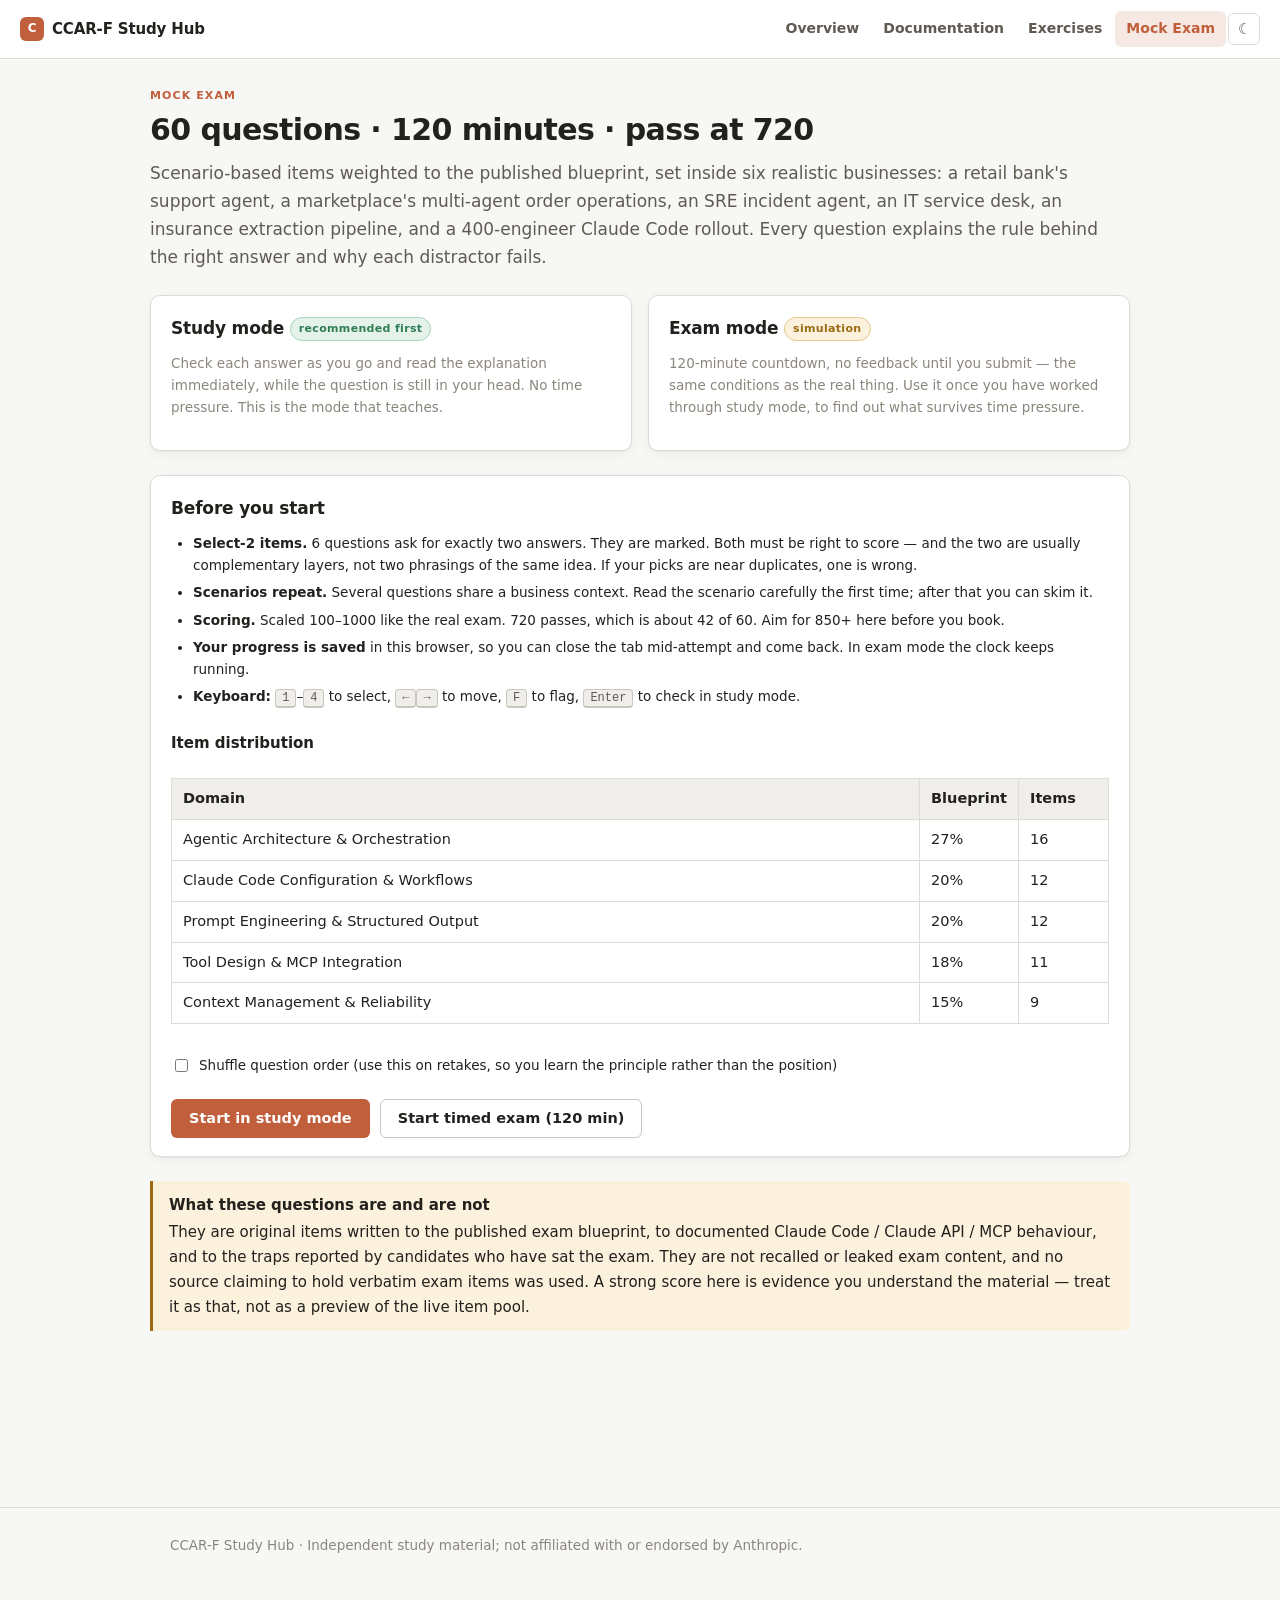
<file: exam.html>
<!DOCTYPE html>
<html lang="en">
<head>
<meta charset="utf-8">
<meta name="viewport" content="width=device-width, initial-scale=1">
<title>Mock Exam — CCAR-F Study Hub</title>
<meta name="description" content="60-question, 120-minute scenario-based mock exam for the Claude Certified Architect – Foundations certification, with a teaching explanation for every option.">
<link rel="stylesheet" href="assets/css/style.css">
<link rel="icon" href="data:image/svg+xml,<svg xmlns='http://www.w3.org/2000/svg' viewBox='0 0 100 100'><text y='.9em' font-size='90'>🎓</text></svg>">
<script src="assets/js/app.js"></script>
</head>
<body>

<header class="topbar">
  <div class="topbar-inner">
    <a class="brand" href="index.html"><span class="brand-mark">C</span> CCAR-F Study Hub</a>
    <nav class="nav">
      <a href="index.html">Overview</a>
      <a href="docs.html">Documentation</a>
      <a href="exercises.html">Exercises</a>
      <a href="exam.html">Mock Exam</a>
      <button class="icon-btn" id="themeBtn" onclick="toggleTheme()" title="Toggle theme" aria-label="Toggle theme">☾</button>
    </nav>
  </div>
</header>

<!-- sticky exam bar -->
<div class="exam-bar hide" id="examBar">
  <div class="narrow exam-bar-inner">
    <span class="timer" id="timer">120:00</span>
    <span class="tag accent" id="modeLabel">Study mode</span>
    <div class="progress"><i id="progressBar"></i></div>
    <span class="small muted" id="answeredCount">0 / 60 answered</span>
    <button class="btn sm ghost" id="submitTop">Submit</button>
    <button class="btn sm ghost" id="resetBtn">Reset</button>
  </div>
</div>

<main class="narrow content">

  <!-- ============ INTRO ============ -->
  <section id="intro">
    <div class="eyebrow">Mock exam</div>
    <h1>60 questions · 120 minutes · pass at 720</h1>
    <p class="lede">Scenario-based items weighted to the published blueprint, set inside six realistic businesses:
    a retail bank's support agent, a marketplace's multi-agent order operations, an SRE incident agent, an IT
    service desk, an insurance extraction pipeline, and a 400-engineer Claude Code rollout. Every question explains
    the rule behind the right answer and why each distractor fails.</p>

    <div class="grid grid-2" style="margin:24px 0">
      <div class="card">
        <h3 class="mt0">Study mode <span class="tag ok">recommended first</span></h3>
        <p class="small muted">Check each answer as you go and read the explanation immediately, while the question
        is still in your head. No time pressure. This is the mode that teaches.</p>
      </div>
      <div class="card">
        <h3 class="mt0">Exam mode <span class="tag warn">simulation</span></h3>
        <p class="small muted">120-minute countdown, no feedback until you submit — the same conditions as the real
        thing. Use it once you have worked through study mode, to find out what survives time pressure.</p>
      </div>
    </div>

    <div class="card">
      <h3 class="mt0">Before you start</h3>
      <ul class="small">
        <li><strong>Select-2 items.</strong> <span id="multiCount">8</span> questions ask for exactly two answers.
        They are marked. Both must be right to score — and the two are usually complementary layers, not two
        phrasings of the same idea. If your picks are near duplicates, one is wrong.</li>
        <li><strong>Scenarios repeat.</strong> Several questions share a business context. Read the scenario
        carefully the first time; after that you can skim it.</li>
        <li><strong>Scoring.</strong> Scaled 100–1000 like the real exam. 720 passes, which is about 42 of 60. Aim
        for 850+ here before you book.</li>
        <li><strong>Your progress is saved</strong> in this browser, so you can close the tab mid-attempt and come
        back. In exam mode the clock keeps running.</li>
        <li><strong>Keyboard:</strong> <kbd>1</kbd>–<kbd>4</kbd> to select, <kbd>←</kbd><kbd>→</kbd> to move,
        <kbd>F</kbd> to flag, <kbd>Enter</kbd> to check in study mode.</li>
      </ul>

      <h4>Item distribution</h4>
      <div class="table-wrap">
        <table>
          <thead><tr><th>Domain</th><th style="width:90px">Blueprint</th><th style="width:90px">Items</th></tr></thead>
          <tbody id="blueprintBody"></tbody>
        </table>
      </div>

      <label class="small" style="display:flex;gap:8px;align-items:center;margin:16px 0 4px;cursor:pointer">
        <input type="checkbox" id="shuffleOpt" style="accent-color:var(--accent)">
        Shuffle question order (use this on retakes, so you learn the principle rather than the position)
      </label>

      <div class="exam-actions">
        <button class="btn" id="startStudy">Start in study mode</button>
        <button class="btn ghost" id="startExam">Start timed exam (120 min)</button>
      </div>
    </div>

    <div class="note warn" style="margin-top:24px">
      <b>What these questions are and are not</b>
      They are original items written to the published exam blueprint, to documented Claude Code / Claude API / MCP
      behaviour, and to the traps reported by candidates who have sat the exam. They are not recalled or leaked
      exam content, and no source claiming to hold verbatim exam items was used. A strong score here is evidence
      you understand the material — treat it as that, not as a preview of the live item pool.
    </div>
  </section>

  <!-- ============ EXAM ============ -->
  <section id="examView" class="hide">
    <div class="q-nav" id="qnav"></div>
    <div id="qbody"></div>
  </section>

  <!-- ============ RESULTS ============ -->
  <section id="resultView" class="hide"></section>

</main>

<footer class="footer"><div class="narrow">CCAR-F Study Hub · Independent study material; not affiliated with or endorsed by Anthropic.</div></footer>

<script src="assets/js/exam-data.js"></script>
<script src="assets/js/exam.js"></script>
</body>
</html>
</file>
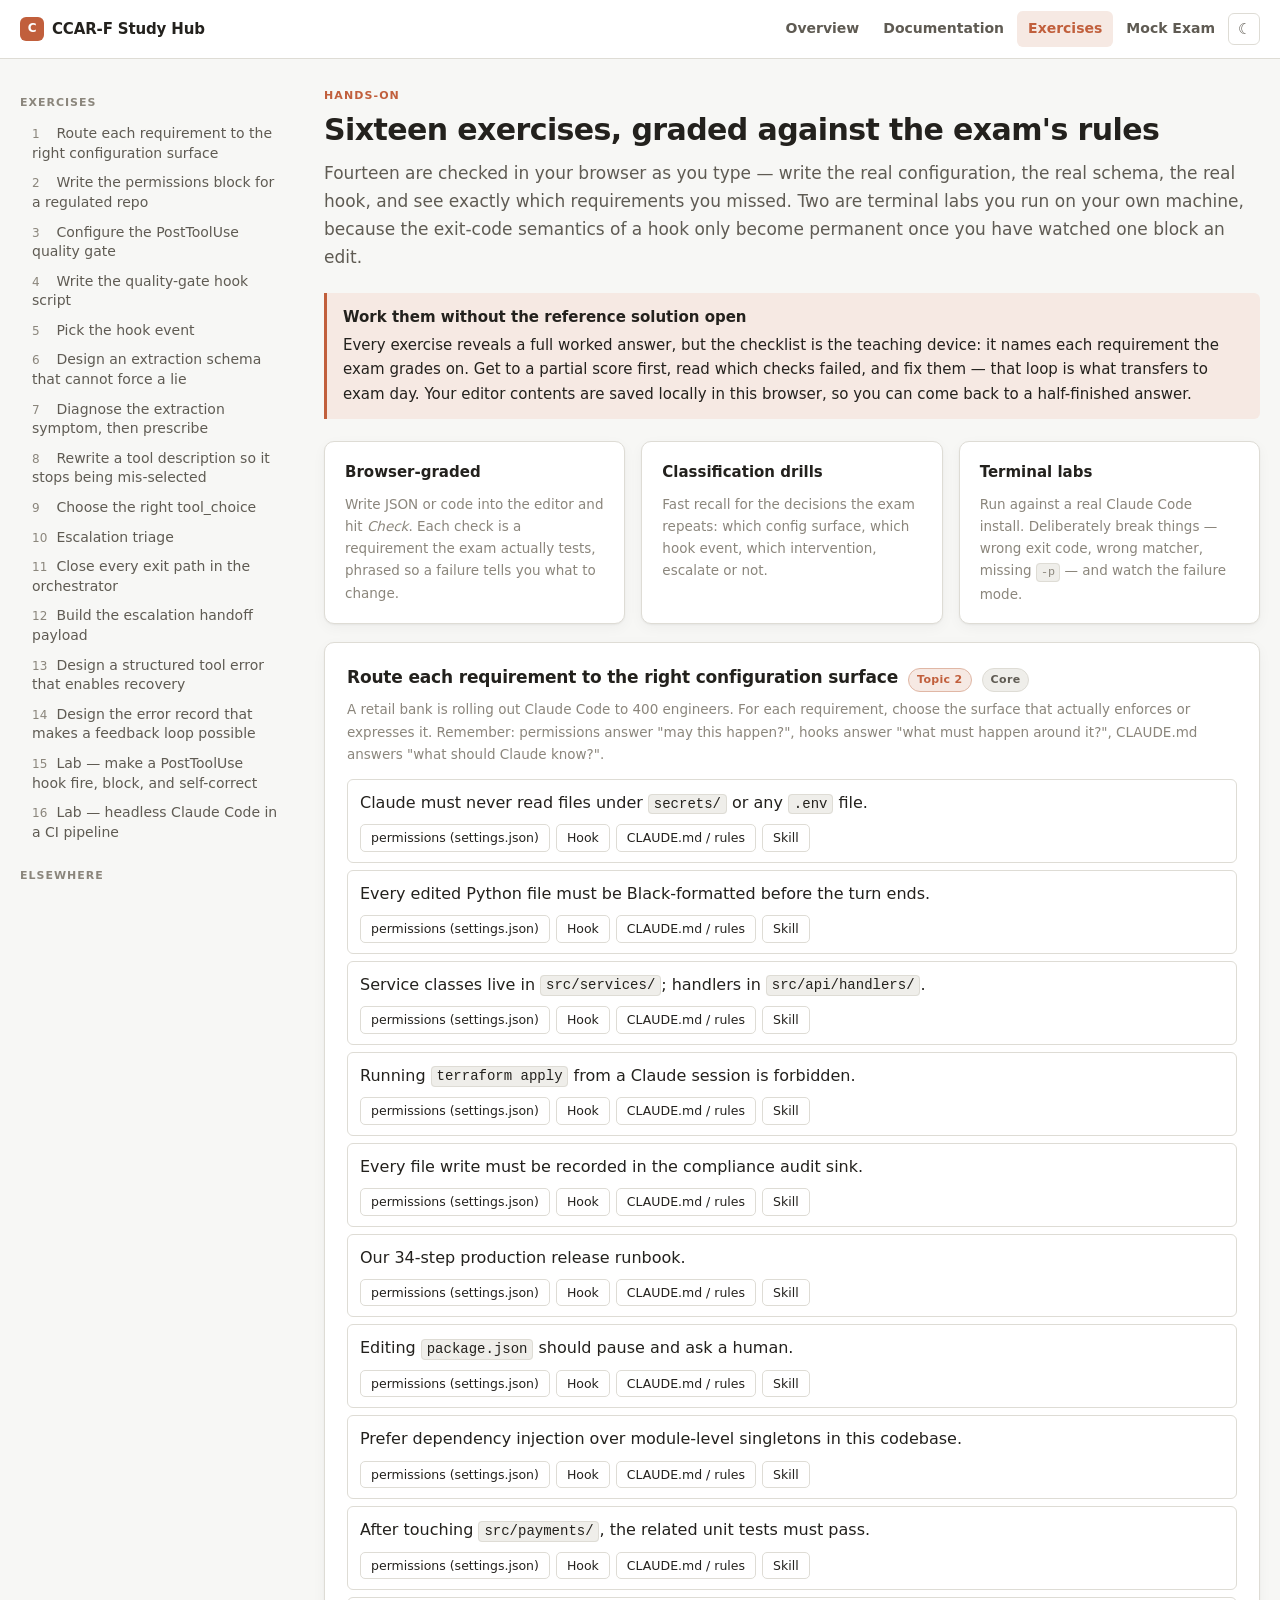
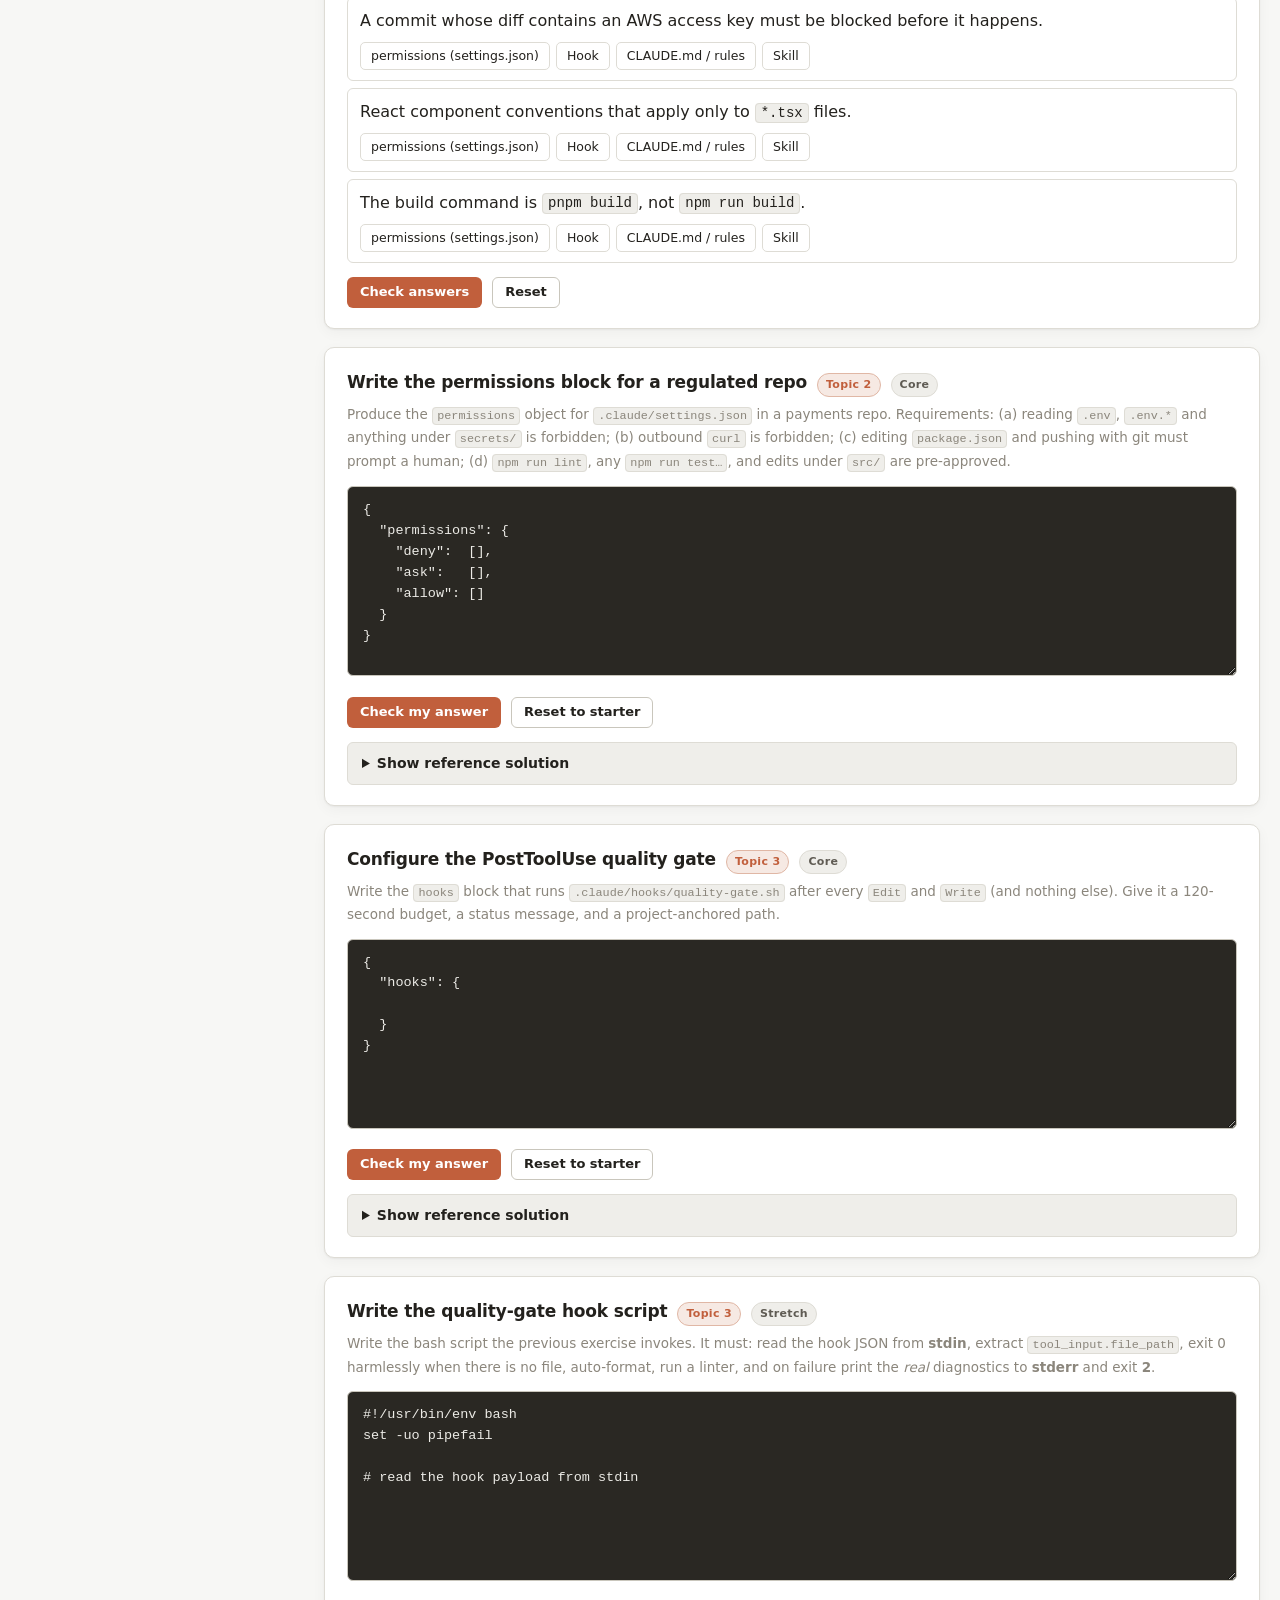
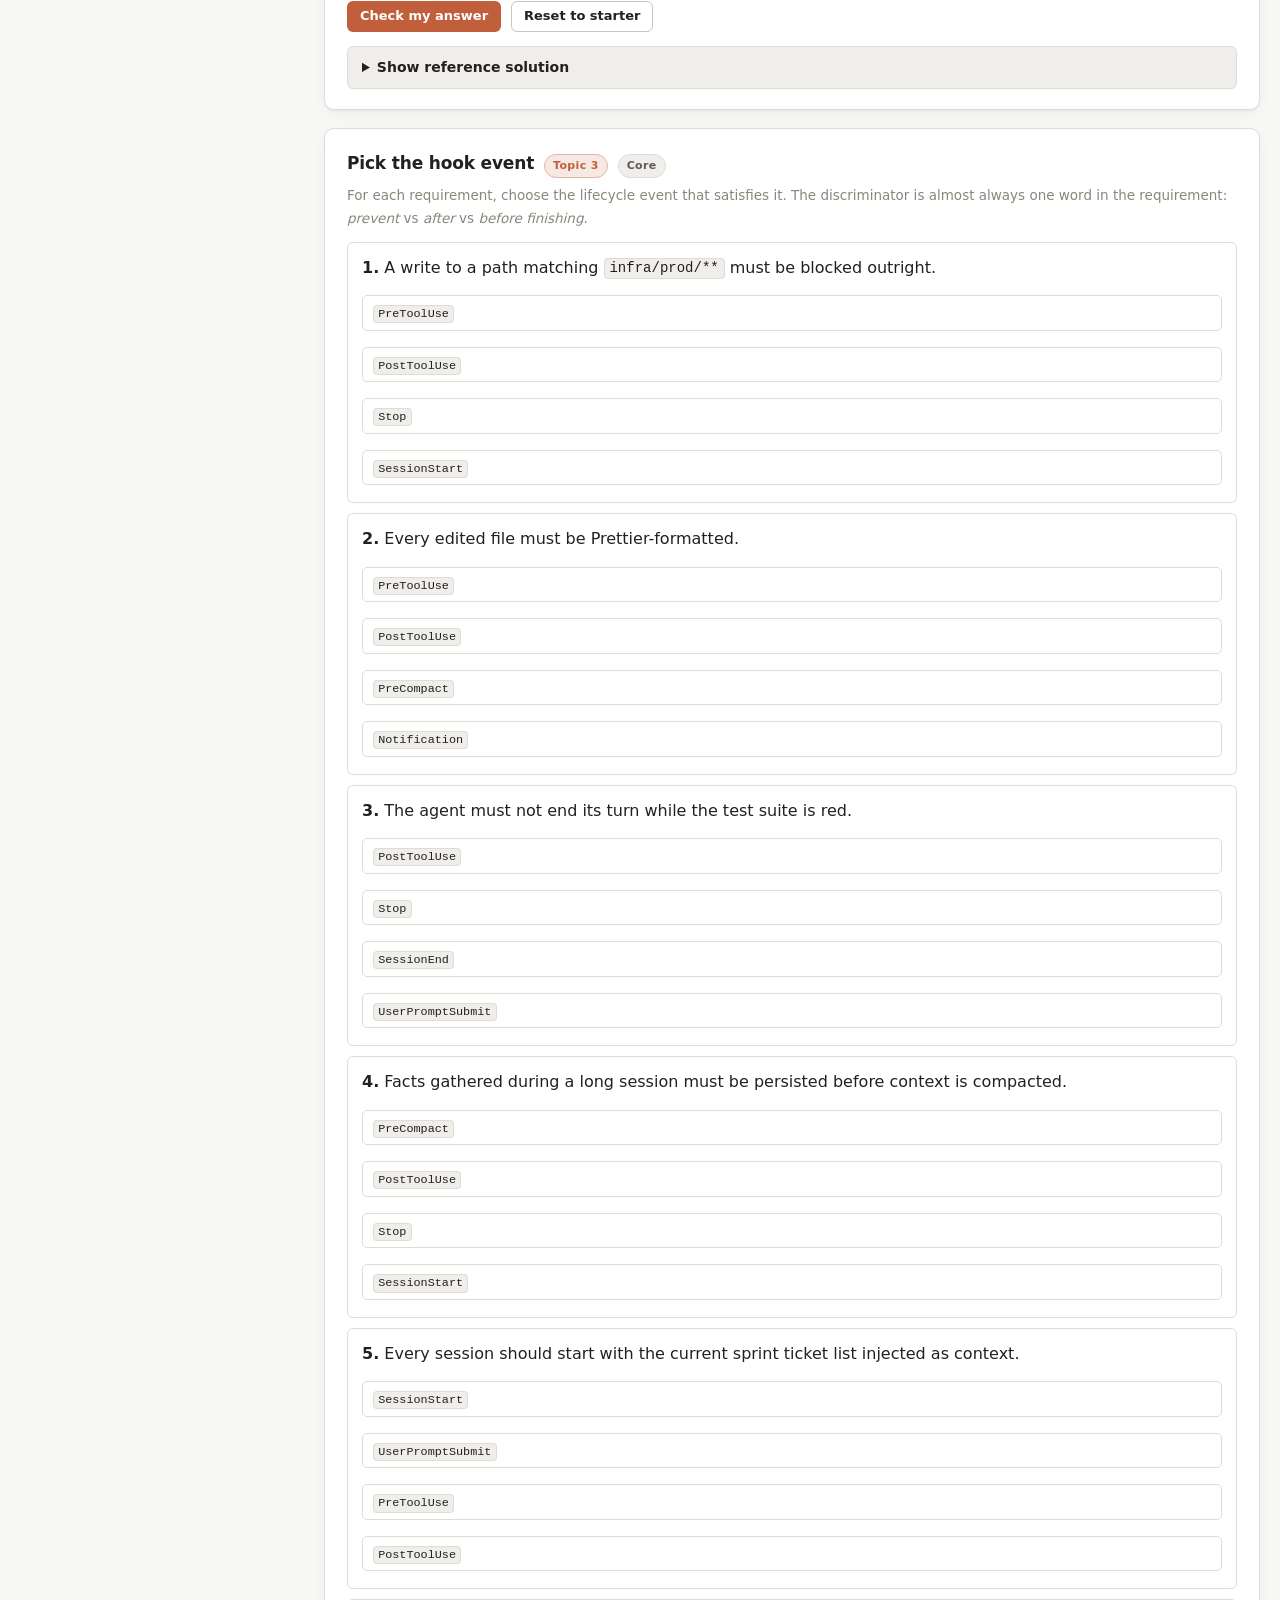
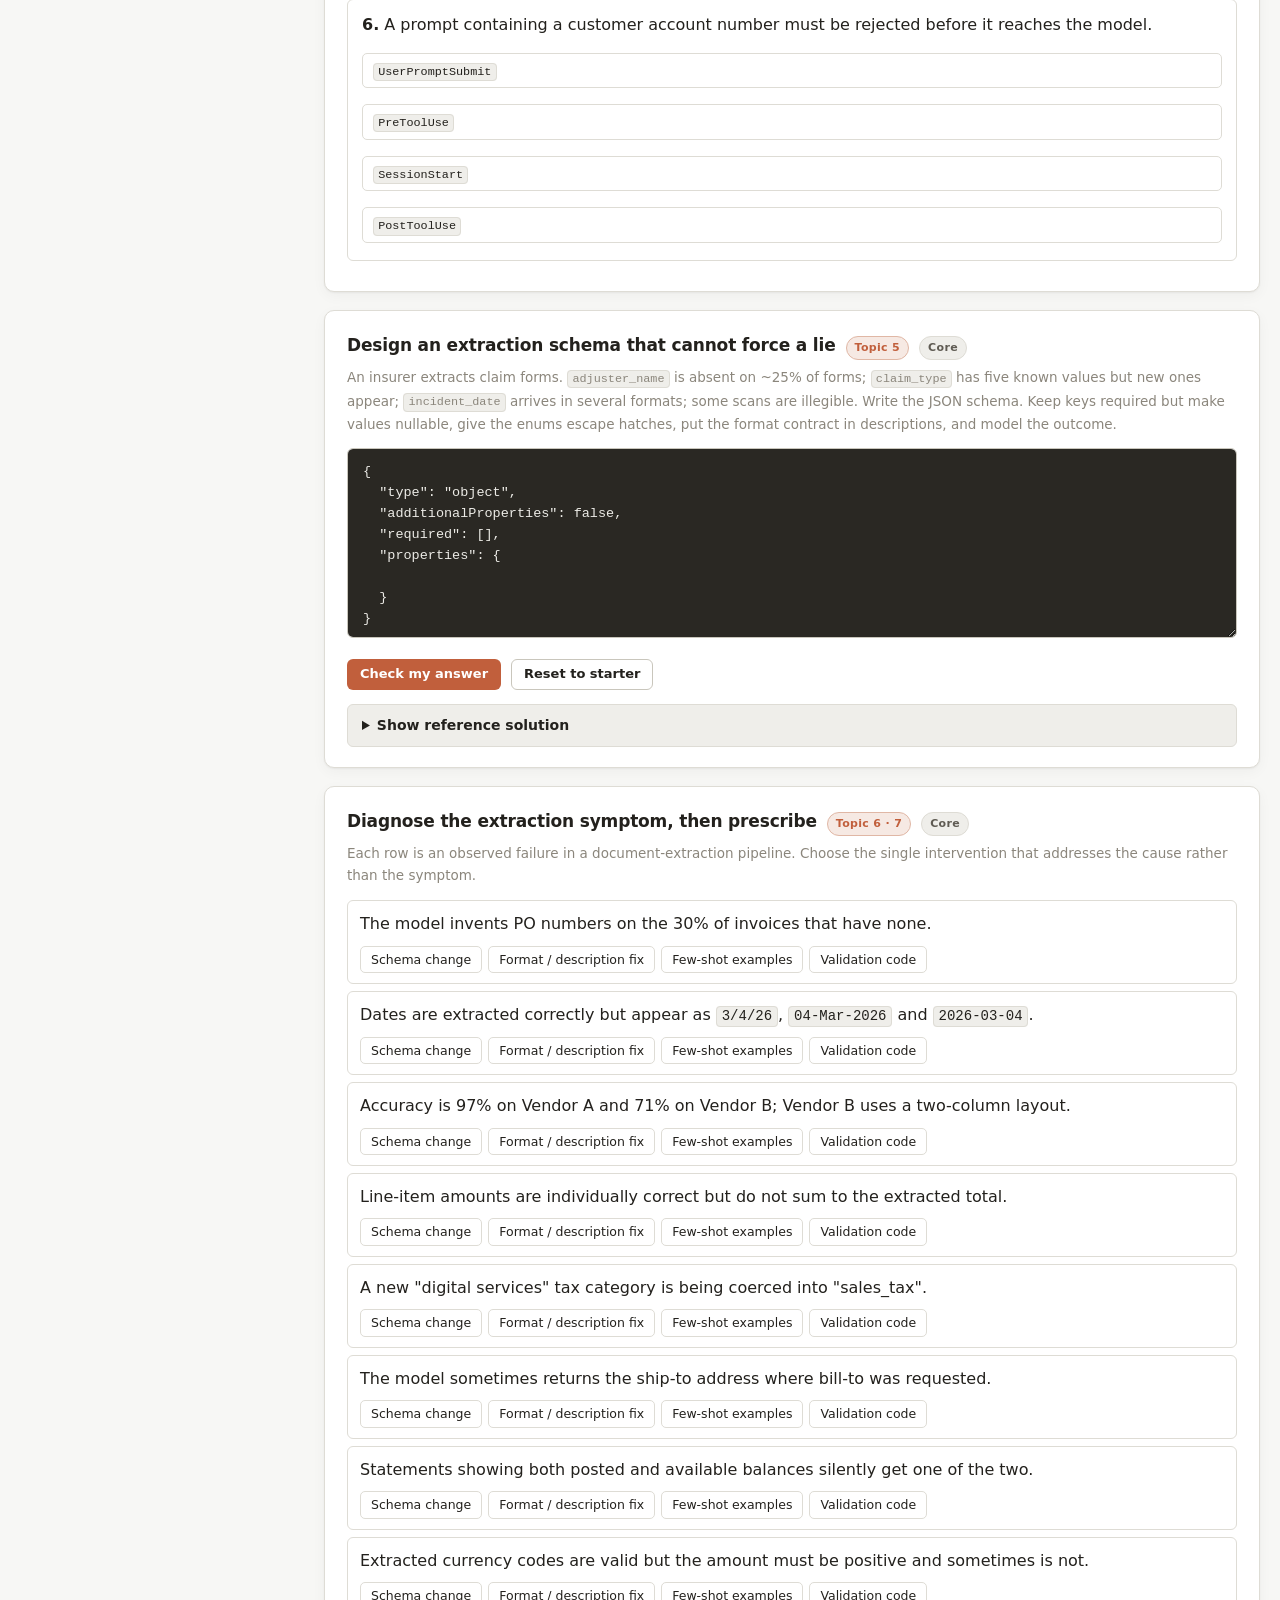
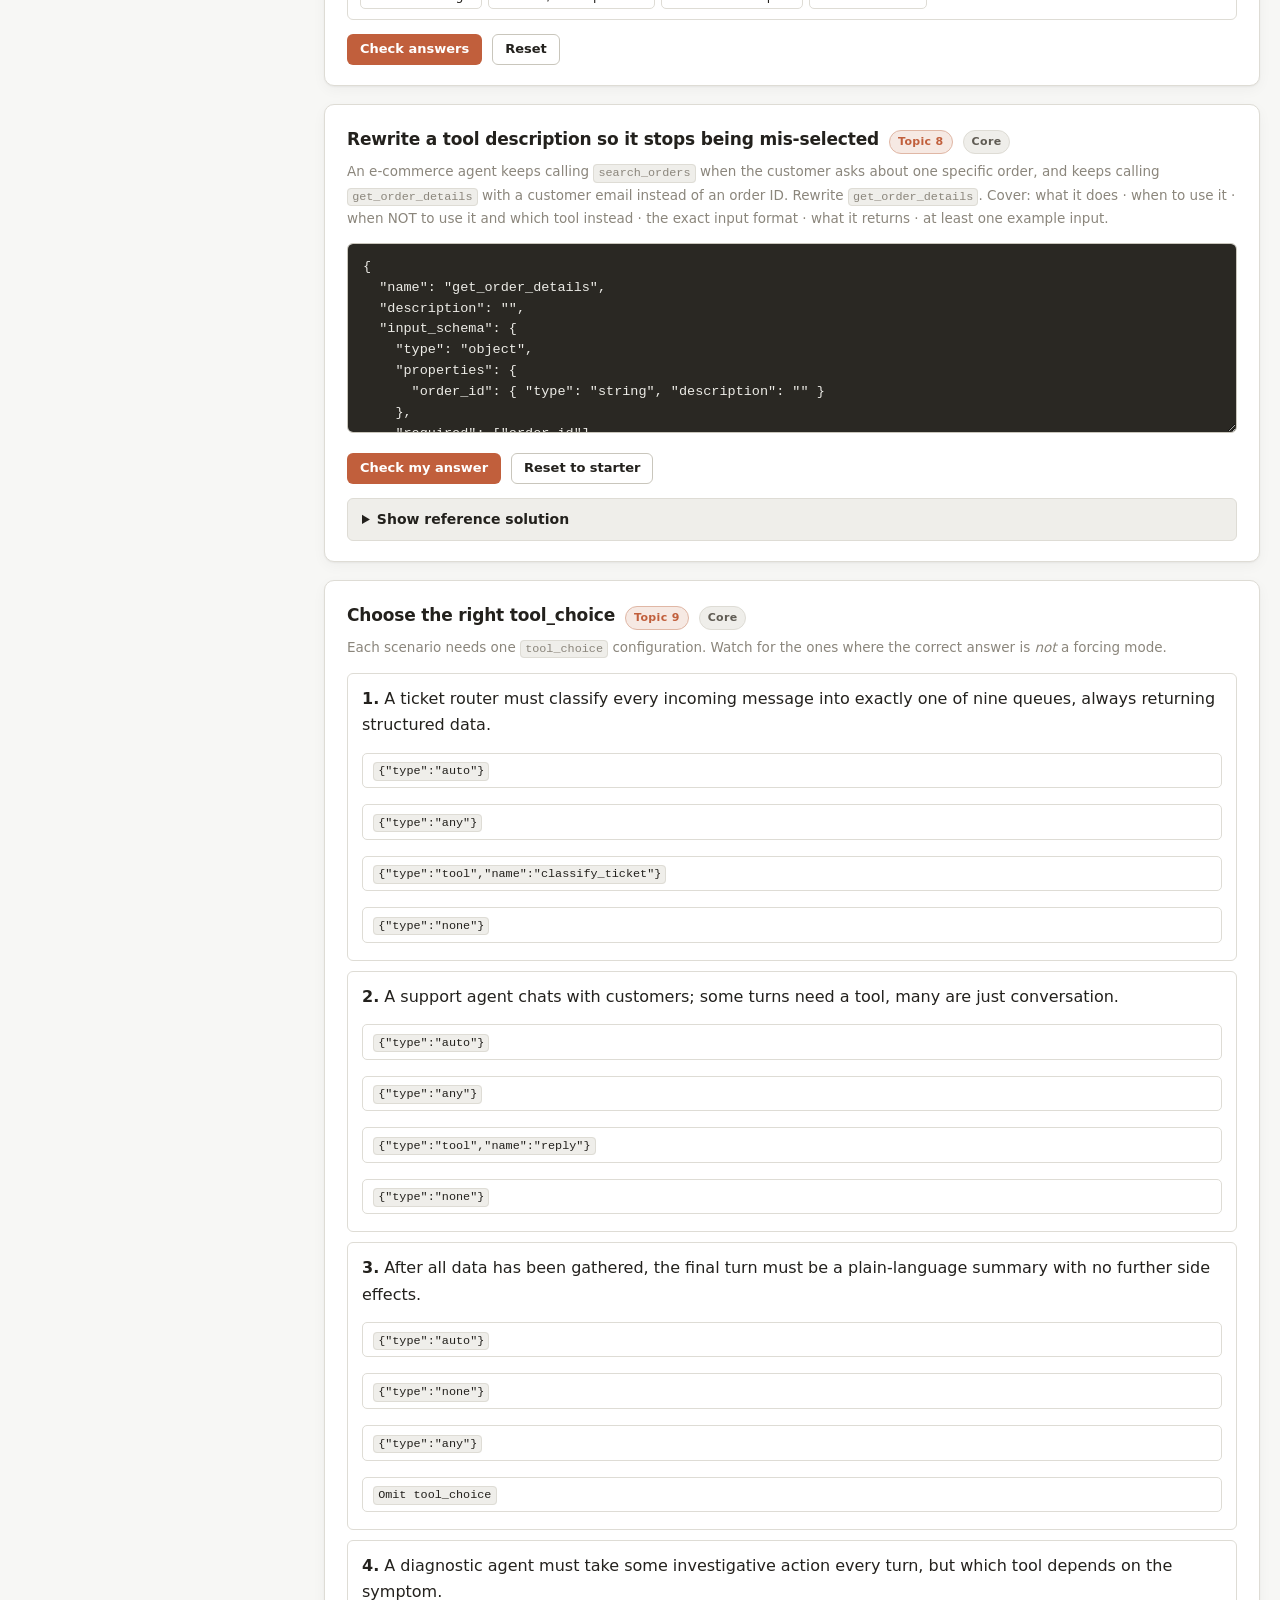
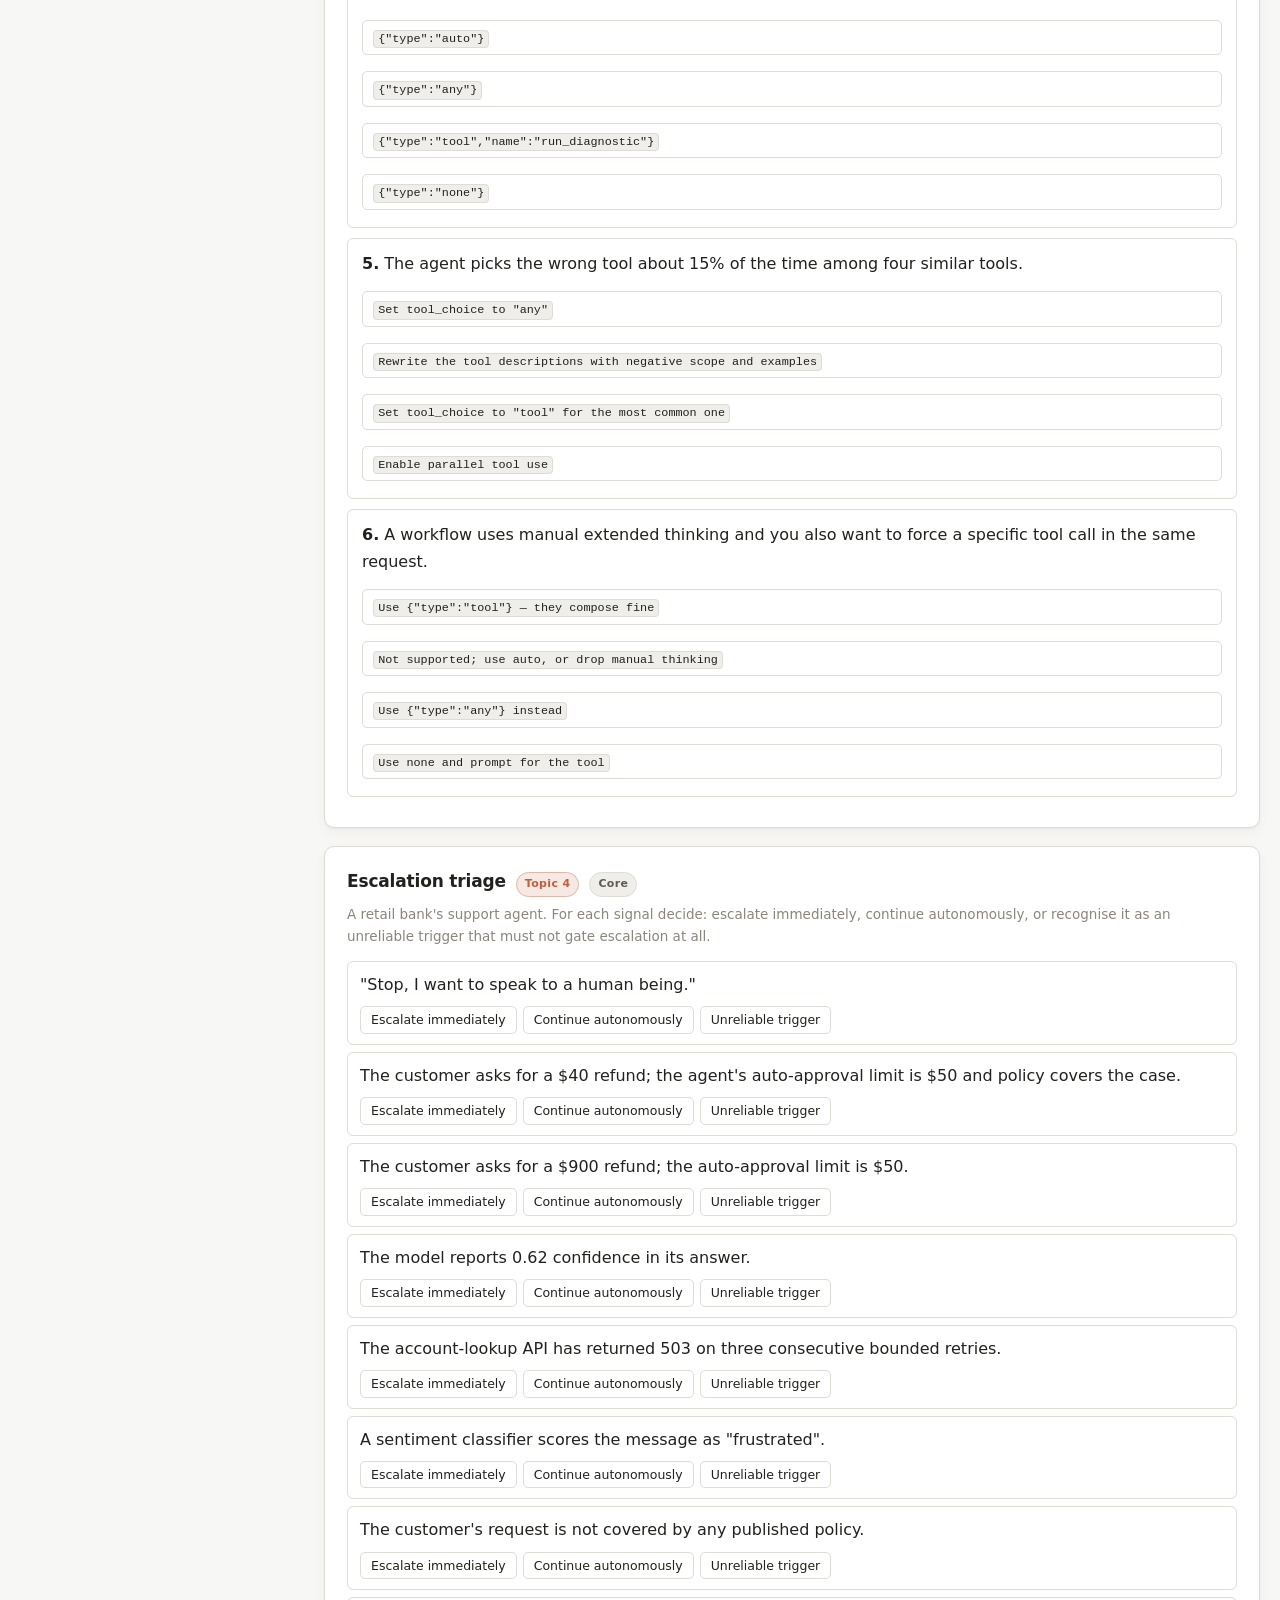
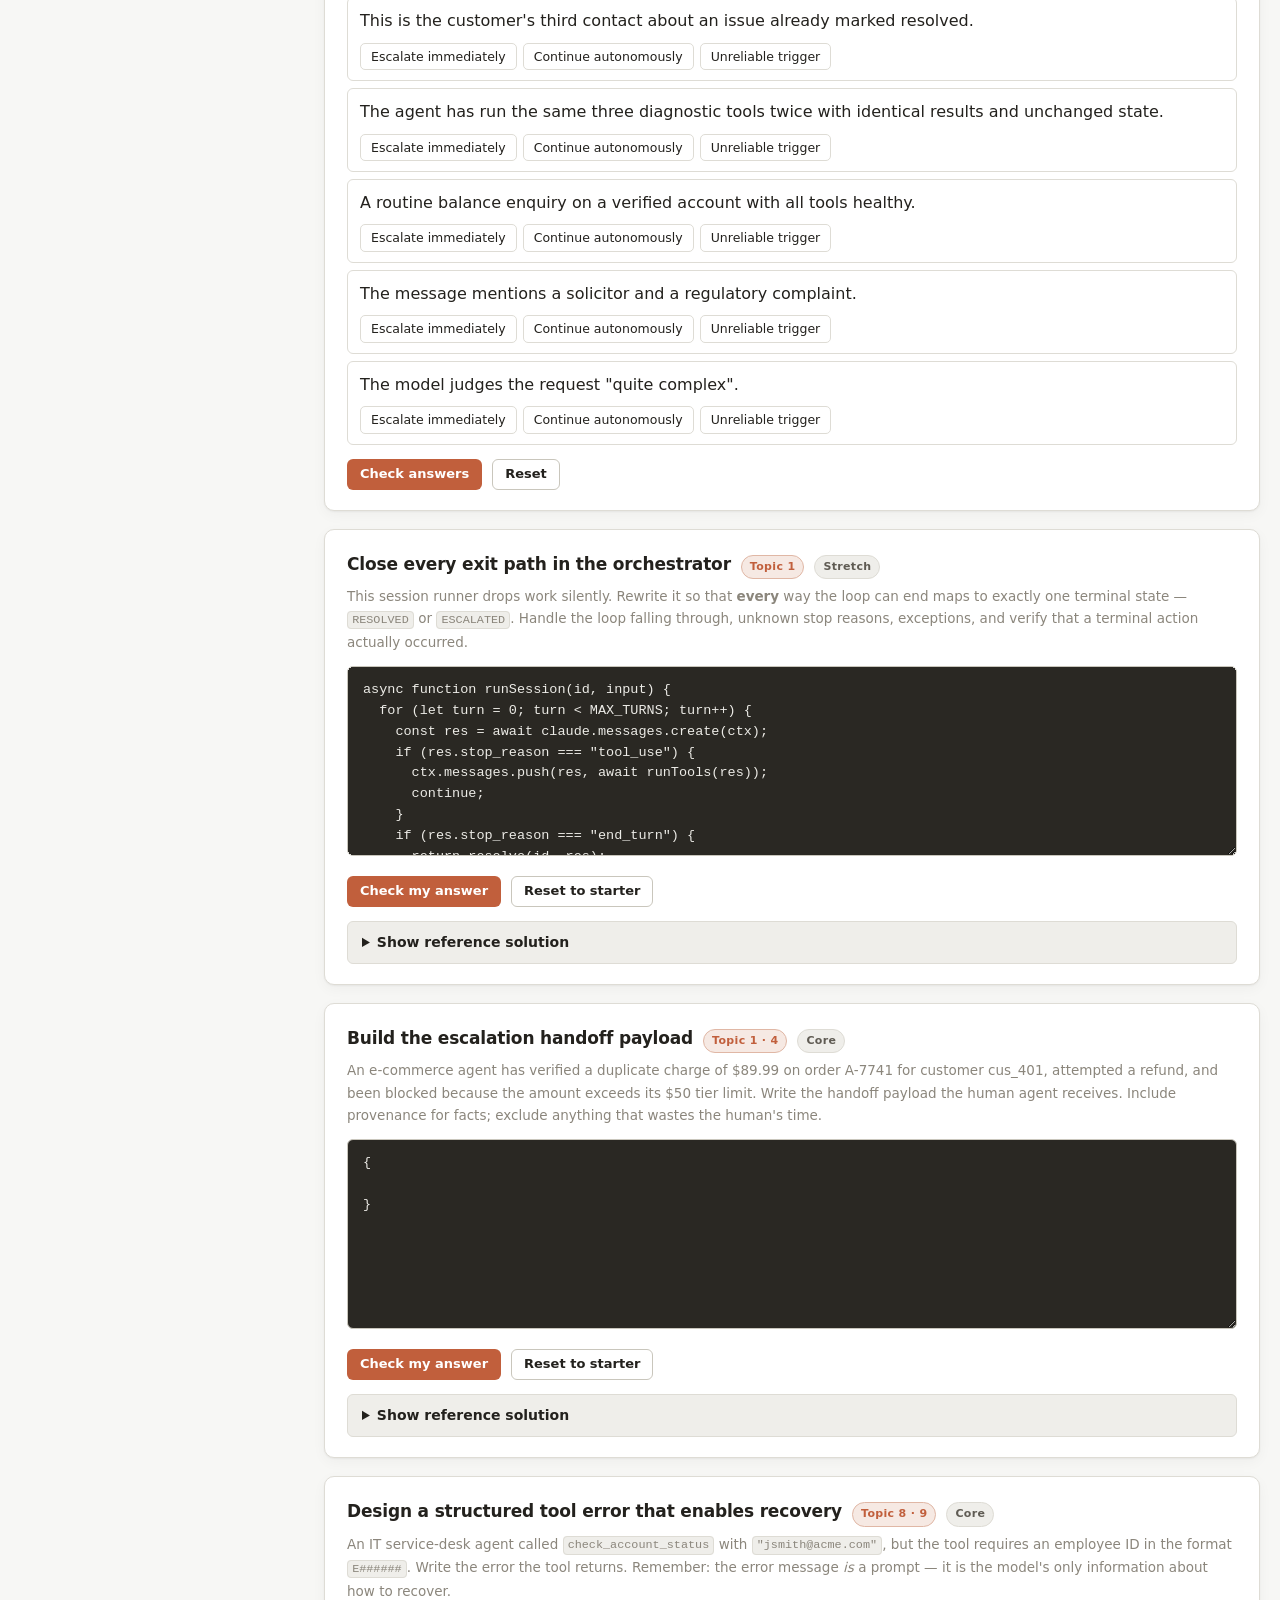
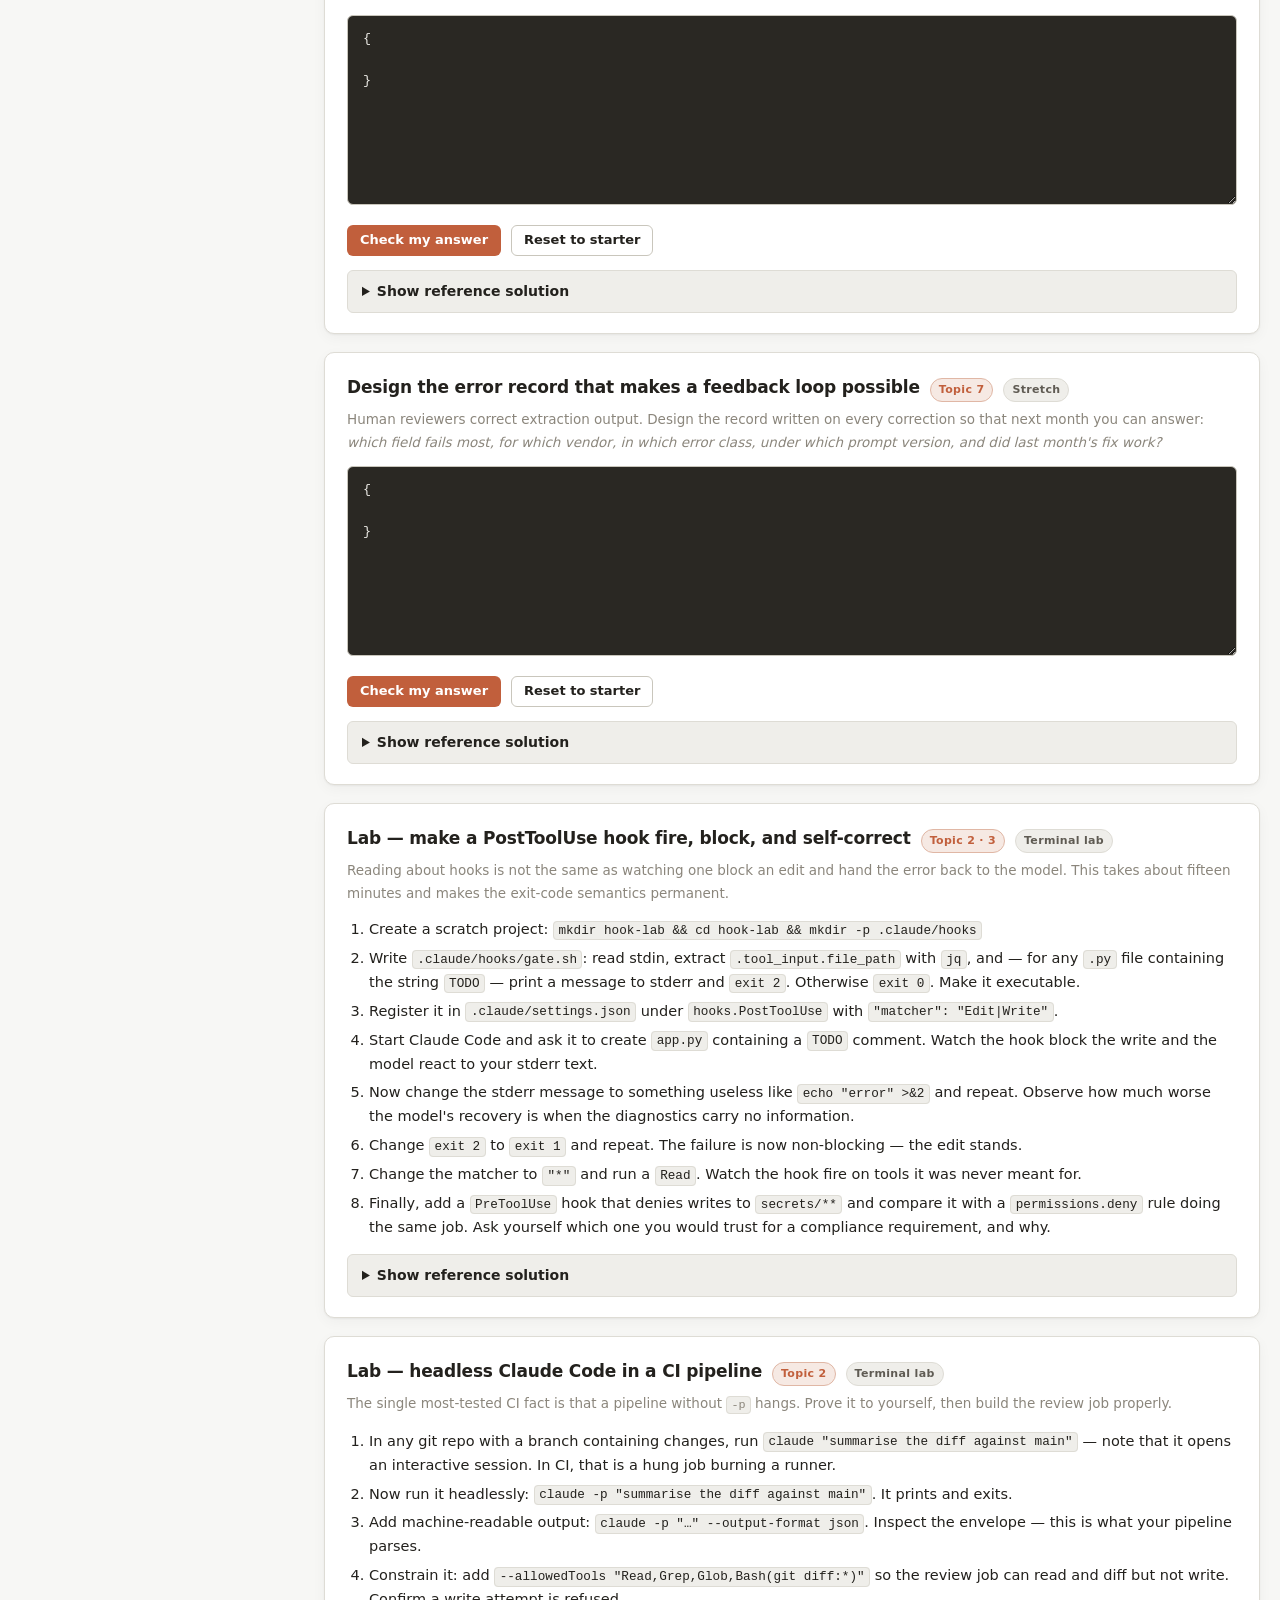
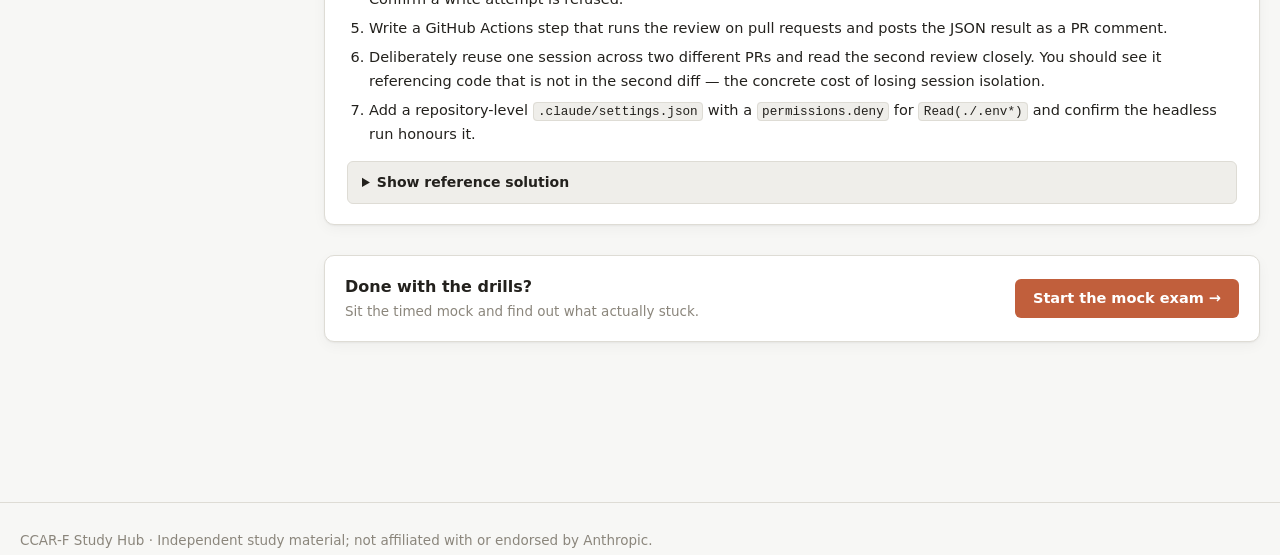
<file: exercises.html>
<!DOCTYPE html>
<html lang="en">
<head>
<meta charset="utf-8">
<meta name="viewport" content="width=device-width, initial-scale=1">
<title>Exercises — CCAR-F Study Hub</title>
<meta name="description" content="Sixteen hands-on exercises for the Claude Certified Architect – Foundations exam, graded in the browser.">
<link rel="stylesheet" href="assets/css/style.css">
<link rel="icon" href="data:image/svg+xml,<svg xmlns='http://www.w3.org/2000/svg' viewBox='0 0 100 100'><text y='.9em' font-size='90'>🎓</text></svg>">
<script src="assets/js/app.js"></script>
</head>
<body>

<header class="topbar">
  <div class="topbar-inner">
    <a class="brand" href="index.html"><span class="brand-mark">C</span> CCAR-F Study Hub</a>
    <nav class="nav">
      <a href="index.html">Overview</a>
      <a href="docs.html">Documentation</a>
      <a href="exercises.html">Exercises</a>
      <a href="exam.html">Mock Exam</a>
      <button class="icon-btn" id="themeBtn" onclick="toggleTheme()" title="Toggle theme" aria-label="Toggle theme">☾</button>
    </nav>
  </div>
</header>

<div class="wrap layout">

  <aside class="sidebar">
    <h4>Exercises</h4>
    <div id="exNav"></div>
    <h4>Elsewhere</h4>
    <a href="docs.html">← Documentation</a>
    <a href="exam.html">Mock exam →</a>
  </aside>

  <main class="content">
    <div class="eyebrow">Hands-on</div>
    <h1>Sixteen exercises, graded against the exam's rules</h1>
    <p class="lede">Fourteen are checked in your browser as you type — write the real configuration, the real schema,
    the real hook, and see exactly which requirements you missed. Two are terminal labs you run on your own machine,
    because the exit-code semantics of a hook only become permanent once you have watched one block an edit.</p>

    <div class="note rule">
      <b>Work them without the reference solution open</b>
      Every exercise reveals a full worked answer, but the checklist is the teaching device: it names each
      requirement the exam grades on. Get to a partial score first, read which checks failed, and fix them — that
      loop is what transfers to exam day. Your editor contents are saved locally in this browser, so you can come
      back to a half-finished answer.
    </div>

    <div class="grid grid-3" style="margin:22px 0 8px">
      <div class="card"><h4 class="mt0">Browser-graded</h4><p class="small muted mb0">Write JSON or code into the editor and hit <em>Check</em>. Each check is a requirement the exam actually tests, phrased so a failure tells you what to change.</p></div>
      <div class="card"><h4 class="mt0">Classification drills</h4><p class="small muted mb0">Fast recall for the decisions the exam repeats: which config surface, which hook event, which intervention, escalate or not.</p></div>
      <div class="card"><h4 class="mt0">Terminal labs</h4><p class="small muted mb0">Run against a real Claude Code install. Deliberately break things — wrong exit code, wrong matcher, missing <code>-p</code> — and watch the failure mode.</p></div>
    </div>

    <div id="exRoot"></div>

    <div class="card" style="margin-top:30px">
      <div class="spread">
        <div><strong>Done with the drills?</strong><div class="small muted">Sit the timed mock and find out what actually stuck.</div></div>
        <a class="btn" href="exam.html">Start the mock exam →</a>
      </div>
    </div>
  </main>
</div>

<footer class="footer"><div class="wrap">CCAR-F Study Hub · Independent study material; not affiliated with or endorsed by Anthropic.</div></footer>
<script src="assets/js/exercises.js"></script>
</body>
</html>
</file>
<file: assets/css/style.css>
/* ============================================================
   CCAR-F Study Hub — global stylesheet
   Zero external dependencies (GitHub Pages / offline safe)
   ============================================================ */

:root {
  --bg:            #f7f7f5;
  --bg-elev:       #ffffff;
  --bg-sunk:       #efeeea;
  --border:        #dedcd5;
  --border-strong: #c9c6bc;
  --text:          #23211d;
  --text-dim:      #5f5b53;
  --text-faint:    #8b867c;
  --accent:        #c15f3c;
  --accent-soft:   #f6e9e3;
  --accent-line:   #e0b7a5;
  --ok:            #2f7d55;
  --ok-soft:       #e4f2ea;
  --ok-line:       #a8d3bd;
  --bad:           #b2372f;
  --bad-soft:      #fbe8e6;
  --bad-line:      #e8b0aa;
  --warn:          #9a6b12;
  --warn-soft:     #fbf1dd;
  --warn-line:     #e2c88c;
  --info:          #2c5f8a;
  --info-soft:     #e5eff7;
  --info-line:     #a9c7de;
  --code-bg:       #2a2823;
  --code-text:     #ecebe6;
  --radius:        10px;
  --radius-sm:     6px;
  --shadow:        0 1px 2px rgba(0,0,0,.05), 0 4px 14px rgba(0,0,0,.04);
  --mono: ui-monospace, "SF Mono", "Cascadia Mono", "Roboto Mono", Menlo, Consolas, monospace;
  --sans: ui-sans-serif, system-ui, -apple-system, "Segoe UI", Roboto, "Helvetica Neue", Arial, sans-serif;
}

html[data-theme="dark"] {
  --bg:            #1a1917;
  --bg-elev:       #232220;
  --bg-sunk:       #141312;
  --border:        #37352f;
  --border-strong: #4b4840;
  --text:          #eae8e3;
  --text-dim:      #a8a49a;
  --text-faint:    #7d7970;
  --accent:        #e08a63;
  --accent-soft:   #35251e;
  --accent-line:   #6b452f;
  --ok:            #6ec095;
  --ok-soft:       #1b2b22;
  --ok-line:       #33613f;
  --bad:           #e58a80;
  --bad-soft:      #2e1c1a;
  --bad-line:      #6b322c;
  --warn:          #d8ac5a;
  --warn-soft:     #2c2416;
  --warn-line:     #5d4a20;
  --info:          #7fb0d8;
  --info-soft:     #17242e;
  --info-line:     #2f4c63;
  --code-bg:       #111110;
  --code-text:     #dcdad4;
  --shadow:        0 1px 2px rgba(0,0,0,.3), 0 4px 14px rgba(0,0,0,.25);
}

* { box-sizing: border-box; }

html { scroll-behavior: smooth; scroll-padding-top: 80px; }

body {
  margin: 0;
  background: var(--bg);
  color: var(--text);
  font-family: var(--sans);
  font-size: 16px;
  line-height: 1.65;
  -webkit-font-smoothing: antialiased;
}

a { color: var(--accent); text-decoration: none; }
a:hover { text-decoration: underline; }

code, kbd, pre, samp { font-family: var(--mono); }

code {
  background: var(--bg-sunk);
  border: 1px solid var(--border);
  border-radius: 4px;
  padding: .1em .35em;
  font-size: .875em;
  word-break: break-word;
}

pre {
  background: var(--code-bg);
  color: var(--code-text);
  border-radius: var(--radius-sm);
  padding: 14px 16px;
  overflow-x: auto;
  font-size: 13.5px;
  line-height: 1.55;
  border: 1px solid var(--border);
}
pre code { background: none; border: 0; padding: 0; color: inherit; font-size: inherit; }

table {
  border-collapse: collapse;
  width: 100%;
  font-size: 14.5px;
  margin: 14px 0;
}
th, td {
  border: 1px solid var(--border);
  padding: 8px 11px;
  text-align: left;
  vertical-align: top;
}
th { background: var(--bg-sunk); font-weight: 650; }
.table-wrap { overflow-x: auto; }

hr { border: 0; border-top: 1px solid var(--border); margin: 28px 0; }

/* ---------------- Header ---------------- */

.topbar {
  position: sticky;
  top: 0;
  z-index: 50;
  background: color-mix(in srgb, var(--bg-elev) 92%, transparent);
  backdrop-filter: blur(10px);
  border-bottom: 1px solid var(--border);
}
.topbar-inner {
  max-width: 1400px;
  margin: 0 auto;
  padding: 0 20px;
  height: 58px;
  display: flex;
  align-items: center;
  gap: 18px;
}
.brand {
  font-weight: 700;
  font-size: 15px;
  letter-spacing: -.01em;
  color: var(--text);
  white-space: nowrap;
  display: flex;
  align-items: center;
  gap: 8px;
}
.brand:hover { text-decoration: none; }
.brand-mark {
  width: 24px; height: 24px;
  border-radius: 6px;
  background: var(--accent);
  color: #fff;
  display: grid; place-items: center;
  font-size: 12px; font-weight: 800;
  flex: none;
}
.brand small { color: var(--text-faint); font-weight: 500; font-size: 12px; }

.nav { display: flex; gap: 2px; margin-left: auto; align-items: center; flex-wrap: wrap; }
.nav a {
  color: var(--text-dim);
  font-size: 14px;
  font-weight: 550;
  padding: 6px 11px;
  border-radius: var(--radius-sm);
  white-space: nowrap;
}
.nav a:hover { background: var(--bg-sunk); color: var(--text); text-decoration: none; }
.nav a.active { background: var(--accent-soft); color: var(--accent); }

.icon-btn {
  background: var(--bg-elev);
  border: 1px solid var(--border);
  color: var(--text-dim);
  width: 32px; height: 32px;
  border-radius: var(--radius-sm);
  cursor: pointer;
  display: grid; place-items: center;
  font-size: 15px;
  flex: none;
}
.icon-btn:hover { border-color: var(--border-strong); color: var(--text); }

/* ---------------- Layout ---------------- */

.wrap { max-width: 1400px; margin: 0 auto; padding: 0 20px; }
.narrow { max-width: 980px; margin: 0 auto; padding: 0 20px; }

.layout {
  display: grid;
  grid-template-columns: 268px minmax(0, 1fr);
  gap: 36px;
  align-items: start;
}

.sidebar {
  position: sticky;
  top: 74px;
  max-height: calc(100vh - 94px);
  overflow-y: auto;
  padding: 20px 0 40px;
  font-size: 14px;
  scrollbar-width: thin;
}
.sidebar h4 {
  margin: 20px 0 7px;
  font-size: 11px;
  text-transform: uppercase;
  letter-spacing: .09em;
  color: var(--text-faint);
  font-weight: 700;
}
.sidebar h4:first-child { margin-top: 0; }
.sidebar a {
  display: block;
  color: var(--text-dim);
  padding: 5px 10px;
  border-radius: var(--radius-sm);
  border-left: 2px solid transparent;
  line-height: 1.4;
}
.sidebar a:hover { background: var(--bg-sunk); color: var(--text); text-decoration: none; }
.sidebar a.active {
  color: var(--accent);
  background: var(--accent-soft);
  border-left-color: var(--accent);
  font-weight: 600;
}
.sidebar .sb-num {
  display: inline-block;
  min-width: 20px;
  color: var(--text-faint);
  font-variant-numeric: tabular-nums;
  font-size: 12px;
}

.content { padding: 28px 0 100px; min-width: 0; }

/* ---------------- Typography blocks ---------------- */

h1 { font-size: 30px; line-height: 1.25; letter-spacing: -.02em; margin: 0 0 10px; font-weight: 720; }
h2 {
  font-size: 22px; line-height: 1.3; letter-spacing: -.015em;
  margin: 46px 0 14px; font-weight: 700;
  padding-bottom: 8px; border-bottom: 1px solid var(--border);
}
h3 { font-size: 17px; margin: 30px 0 10px; font-weight: 680; letter-spacing: -.01em; }
h4 { font-size: 15px; margin: 22px 0 8px; font-weight: 680; }
p { margin: 0 0 13px; }
ul, ol { margin: 0 0 13px; padding-left: 22px; }
li { margin: 5px 0; }
li > ul, li > ol { margin-top: 5px; }

.lede { font-size: 17px; color: var(--text-dim); margin-bottom: 22px; }

.eyebrow {
  font-size: 11px; text-transform: uppercase; letter-spacing: .1em;
  color: var(--accent); font-weight: 700; margin-bottom: 6px;
}

/* ---------------- Cards / callouts ---------------- */

.card {
  background: var(--bg-elev);
  border: 1px solid var(--border);
  border-radius: var(--radius);
  padding: 18px 20px;
  box-shadow: var(--shadow);
}

.grid { display: grid; gap: 16px; }
.grid-2 { grid-template-columns: repeat(auto-fit, minmax(280px, 1fr)); }
.grid-3 { grid-template-columns: repeat(auto-fit, minmax(230px, 1fr)); }
.grid-4 { grid-template-columns: repeat(auto-fit, minmax(180px, 1fr)); }

.note {
  border-left: 3px solid var(--info);
  background: var(--info-soft);
  padding: 12px 16px;
  border-radius: 0 var(--radius-sm) var(--radius-sm) 0;
  margin: 16px 0;
  font-size: 15px;
}
.note.rule   { border-left-color: var(--accent); background: var(--accent-soft); }
.note.trap   { border-left-color: var(--bad);    background: var(--bad-soft); }
.note.good   { border-left-color: var(--ok);     background: var(--ok-soft); }
.note.warn   { border-left-color: var(--warn);   background: var(--warn-soft); }
.note > :last-child { margin-bottom: 0; }
.note b:first-child { display: block; margin-bottom: 3px; }

.tag {
  display: inline-block;
  font-size: 11px;
  font-weight: 700;
  letter-spacing: .03em;
  padding: 2px 8px;
  border-radius: 20px;
  background: var(--bg-sunk);
  border: 1px solid var(--border);
  color: var(--text-dim);
  vertical-align: middle;
}
.tag.accent { background: var(--accent-soft); border-color: var(--accent-line); color: var(--accent); }
.tag.ok     { background: var(--ok-soft);     border-color: var(--ok-line);     color: var(--ok); }
.tag.bad    { background: var(--bad-soft);    border-color: var(--bad-line);    color: var(--bad); }
.tag.warn   { background: var(--warn-soft);   border-color: var(--warn-line);   color: var(--warn); }
.tag.info   { background: var(--info-soft);   border-color: var(--info-line);   color: var(--info); }

.stat {
  background: var(--bg-elev);
  border: 1px solid var(--border);
  border-radius: var(--radius);
  padding: 14px 16px;
}
.stat .k { font-size: 26px; font-weight: 720; letter-spacing: -.02em; font-variant-numeric: tabular-nums; }
.stat .l { font-size: 12px; color: var(--text-faint); text-transform: uppercase; letter-spacing: .06em; font-weight: 650; }

/* ---------------- Buttons ---------------- */

.btn {
  display: inline-flex;
  align-items: center;
  gap: 7px;
  background: var(--accent);
  color: #fff;
  border: 1px solid transparent;
  border-radius: var(--radius-sm);
  padding: 9px 17px;
  font-size: 14.5px;
  font-weight: 620;
  font-family: inherit;
  cursor: pointer;
  line-height: 1.3;
}
.btn:hover { filter: brightness(1.07); text-decoration: none; color: #fff; }
.btn:disabled { opacity: .45; cursor: not-allowed; filter: none; }
.btn.ghost { background: var(--bg-elev); color: var(--text); border-color: var(--border-strong); }
.btn.ghost:hover { background: var(--bg-sunk); color: var(--text); }
.btn.sm { padding: 6px 12px; font-size: 13px; }
.btn.danger { background: var(--bad); }

/* ---------------- Q&A accordion (docs) ---------------- */

.qa { border: 1px solid var(--border); border-radius: var(--radius); overflow: hidden; margin: 10px 0; background: var(--bg-elev); }
.qa summary {
  cursor: pointer;
  padding: 12px 16px;
  font-weight: 620;
  font-size: 15px;
  list-style: none;
  display: flex;
  gap: 10px;
  align-items: flex-start;
}
.qa summary::-webkit-details-marker { display: none; }
.qa summary::before {
  content: "▸";
  color: var(--accent);
  flex: none;
  transition: transform .15s;
  line-height: 1.5;
}
.qa[open] summary::before { transform: rotate(90deg); }
.qa summary:hover { background: var(--bg-sunk); }
.qa .qa-body {
  padding: 4px 16px 16px 38px;
  border-top: 1px solid var(--border);
  font-size: 15px;
  color: var(--text-dim);
}
.qa .qa-body > :last-child { margin-bottom: 0; }
.qa .qa-body strong { color: var(--text); }

/* ---------------- Do / Don't columns ---------------- */

.dd { display: grid; grid-template-columns: repeat(auto-fit, minmax(260px,1fr)); gap: 14px; margin: 16px 0; }
.dd > div { border-radius: var(--radius-sm); padding: 13px 16px; font-size: 14.5px; border: 1px solid; }
.dd .do   { background: var(--ok-soft);  border-color: var(--ok-line); }
.dd .dont { background: var(--bad-soft); border-color: var(--bad-line); }
.dd h5 { margin: 0 0 7px; font-size: 12px; letter-spacing: .07em; text-transform: uppercase; }
.dd .do h5   { color: var(--ok); }
.dd .dont h5 { color: var(--bad); }
.dd ul { margin: 0; padding-left: 19px; }

/* ---------------- Search ---------------- */

.searchbox {
  width: 100%;
  padding: 8px 12px;
  border: 1px solid var(--border-strong);
  border-radius: var(--radius-sm);
  background: var(--bg-elev);
  color: var(--text);
  font-family: inherit;
  font-size: 14px;
  margin-bottom: 14px;
}
.searchbox:focus { outline: 2px solid var(--accent-line); outline-offset: 1px; }

/* ---------------- Exam ---------------- */

.exam-bar {
  position: sticky; top: 58px; z-index: 40;
  background: var(--bg-elev);
  border-bottom: 1px solid var(--border);
  padding: 10px 0;
  margin-bottom: 22px;
}
.exam-bar-inner { display: flex; align-items: center; gap: 14px; flex-wrap: wrap; }
.timer {
  font-family: var(--mono);
  font-size: 19px;
  font-weight: 700;
  font-variant-numeric: tabular-nums;
  padding: 3px 12px;
  border-radius: var(--radius-sm);
  background: var(--bg-sunk);
  border: 1px solid var(--border);
}
.timer.low  { background: var(--warn-soft); border-color: var(--warn-line); color: var(--warn); }
.timer.crit { background: var(--bad-soft);  border-color: var(--bad-line);  color: var(--bad); }

.progress { height: 6px; background: var(--bg-sunk); border-radius: 4px; overflow: hidden; flex: 1; min-width: 120px; }
.progress > i { display: block; height: 100%; background: var(--accent); width: 0; transition: width .25s; }

.q-nav { display: flex; flex-wrap: wrap; gap: 4px; margin: 4px 0 20px; }
.q-nav button {
  width: 30px; height: 30px;
  border: 1px solid var(--border);
  background: var(--bg-elev);
  color: var(--text-dim);
  border-radius: 5px;
  font-size: 11.5px;
  font-family: inherit;
  font-variant-numeric: tabular-nums;
  cursor: pointer;
  padding: 0;
}
.q-nav button:hover { border-color: var(--border-strong); }
.q-nav button.answered { background: var(--info-soft); border-color: var(--info-line); color: var(--info); font-weight: 650; }
.q-nav button.flagged  { background: var(--warn-soft); border-color: var(--warn-line); color: var(--warn); font-weight: 650; }
.q-nav button.current  { outline: 2px solid var(--accent); outline-offset: 1px; }
.q-nav button.correct  { background: var(--ok-soft);  border-color: var(--ok-line);  color: var(--ok);  font-weight: 700; }
.q-nav button.wrong    { background: var(--bad-soft); border-color: var(--bad-line); color: var(--bad); font-weight: 700; }

.qcard {
  background: var(--bg-elev);
  border: 1px solid var(--border);
  border-radius: var(--radius);
  padding: 22px 24px;
  box-shadow: var(--shadow);
}
.qmeta { display: flex; gap: 8px; align-items: center; flex-wrap: wrap; margin-bottom: 14px; font-size: 12px; }
.scenario {
  background: var(--bg-sunk);
  border: 1px solid var(--border);
  border-left: 3px solid var(--info);
  border-radius: 0 var(--radius-sm) var(--radius-sm) 0;
  padding: 13px 16px;
  margin-bottom: 16px;
  font-size: 14.5px;
  color: var(--text-dim);
}
.scenario .sc-title { font-weight: 700; color: var(--text); font-size: 12px; letter-spacing: .06em; text-transform: uppercase; margin-bottom: 5px; }
.qstem { font-size: 16.5px; font-weight: 600; line-height: 1.55; margin-bottom: 8px; }
.qhint { font-size: 13px; color: var(--accent); font-weight: 650; margin-bottom: 14px; }

.opts { display: flex; flex-direction: column; gap: 9px; }
.opt {
  display: flex;
  gap: 12px;
  align-items: flex-start;
  border: 1px solid var(--border);
  border-radius: var(--radius-sm);
  padding: 12px 15px;
  cursor: pointer;
  background: var(--bg-elev);
  font-size: 15px;
  line-height: 1.55;
}
.opt:hover { border-color: var(--border-strong); background: var(--bg-sunk); }
.opt input { margin: 4px 0 0; flex: none; accent-color: var(--accent); }
.opt .lt { font-weight: 700; flex: none; color: var(--text-faint); min-width: 15px; }
.opt.sel { border-color: var(--accent); background: var(--accent-soft); }
.opt.locked { cursor: default; }
.opt.is-correct { border-color: var(--ok-line); background: var(--ok-soft); }
.opt.is-wrong   { border-color: var(--bad-line); background: var(--bad-soft); }
.opt .verdict { margin-left: auto; font-size: 11px; font-weight: 800; letter-spacing: .05em; flex: none; padding-left: 8px; }
.opt.is-correct .verdict { color: var(--ok); }
.opt.is-wrong .verdict   { color: var(--bad); }

.explain { margin-top: 18px; border-top: 1px solid var(--border); padding-top: 16px; }
.explain h5 {
  margin: 0 0 8px; font-size: 11px; letter-spacing: .09em;
  text-transform: uppercase; color: var(--text-faint); font-weight: 750;
}
.verdict-banner {
  padding: 10px 14px; border-radius: var(--radius-sm); font-weight: 680; margin-bottom: 16px;
  border: 1px solid;
}
.verdict-banner.ok  { background: var(--ok-soft);  border-color: var(--ok-line);  color: var(--ok); }
.verdict-banner.bad { background: var(--bad-soft); border-color: var(--bad-line); color: var(--bad); }

.why-list { list-style: none; padding: 0; margin: 0; }
.why-list li {
  display: flex; gap: 10px; padding: 9px 0; border-top: 1px dashed var(--border); font-size: 14.5px;
  color: var(--text-dim);
}
.why-list li:first-child { border-top: 0; }
.why-list .wl {
  font-weight: 800; flex: none; min-width: 42px; font-size: 12px; padding-top: 2px; letter-spacing: .03em;
}
.why-list .wl.ok  { color: var(--ok); }
.why-list .wl.bad { color: var(--bad); }

.exam-actions { display: flex; gap: 10px; margin-top: 22px; flex-wrap: wrap; align-items: center; }

.result-hero { text-align: center; padding: 32px 20px; }
.score-ring {
  --pct: 0;
  width: 168px; height: 168px; margin: 0 auto 18px;
  border-radius: 50%;
  display: grid; place-items: center;
  background: conic-gradient(var(--rc, var(--accent)) calc(var(--pct) * 1%), var(--bg-sunk) 0);
  position: relative;
}
.score-ring::after {
  content: ""; position: absolute; inset: 13px; border-radius: 50%; background: var(--bg-elev);
}
.score-ring > div { position: relative; z-index: 1; text-align: center; }
.score-ring .sv { font-size: 40px; font-weight: 750; line-height: 1; font-variant-numeric: tabular-nums; }
.score-ring .sl { font-size: 12px; color: var(--text-faint); letter-spacing: .07em; text-transform: uppercase; font-weight: 650; }

.bar-row { display: grid; grid-template-columns: minmax(160px, 250px) 1fr 62px; gap: 12px; align-items: center; margin: 9px 0; font-size: 14px; }
.bar { height: 9px; background: var(--bg-sunk); border-radius: 5px; overflow: hidden; }
.bar > i { display: block; height: 100%; border-radius: 5px; background: var(--accent); }
.bar > i.good { background: var(--ok); }
.bar > i.poor { background: var(--bad); }

/* ---------------- Exercises ---------------- */

.ex-card {
  background: var(--bg-elev);
  border: 1px solid var(--border);
  border-radius: var(--radius);
  padding: 20px 22px;
  margin: 18px 0;
  box-shadow: var(--shadow);
}
.ex-head { display: flex; gap: 10px; align-items: baseline; flex-wrap: wrap; margin-bottom: 6px; }
.ex-head h3 { margin: 0; }

textarea.code-input {
  width: 100%;
  min-height: 190px;
  background: var(--code-bg);
  color: var(--code-text);
  border: 1px solid var(--border-strong);
  border-radius: var(--radius-sm);
  padding: 13px 15px;
  font-family: var(--mono);
  font-size: 13.5px;
  line-height: 1.55;
  resize: vertical;
  tab-size: 2;
}
textarea.code-input:focus { outline: 2px solid var(--accent-line); outline-offset: 1px; }

.checks { list-style: none; padding: 0; margin: 14px 0 0; }
.checks li {
  display: flex; gap: 10px; align-items: flex-start;
  padding: 7px 11px; border-radius: var(--radius-sm); margin: 5px 0;
  font-size: 14px; border: 1px solid transparent;
}
.checks li.pass { background: var(--ok-soft);  border-color: var(--ok-line); }
.checks li.fail { background: var(--bad-soft); border-color: var(--bad-line); }
.checks li .m { flex: none; font-weight: 800; }
.checks li.pass .m { color: var(--ok); }
.checks li.fail .m { color: var(--bad); }

/* sorting / classification exercise */
.sortex { display: grid; grid-template-columns: repeat(auto-fit, minmax(210px, 1fr)); gap: 12px; margin: 14px 0; }
.bin {
  border: 1px dashed var(--border-strong);
  border-radius: var(--radius-sm);
  padding: 10px;
  min-height: 90px;
  background: var(--bg-sunk);
}
.bin h5 { margin: 0 0 8px; font-size: 12px; text-transform: uppercase; letter-spacing: .06em; color: var(--text-dim); }
.chip {
  display: block; width: 100%; text-align: left;
  background: var(--bg-elev); border: 1px solid var(--border);
  border-radius: 5px; padding: 7px 10px; margin: 5px 0;
  font-size: 13.5px; cursor: pointer; font-family: inherit; color: var(--text);
  line-height: 1.4;
}
.chip:hover { border-color: var(--accent-line); }
.chip.right { background: var(--ok-soft); border-color: var(--ok-line); }
.chip.wrong { background: var(--bad-soft); border-color: var(--bad-line); }

details.reveal { margin-top: 14px; border: 1px solid var(--border); border-radius: var(--radius-sm); background: var(--bg-sunk); }
details.reveal summary { cursor: pointer; padding: 9px 14px; font-weight: 620; font-size: 14px; }
details.reveal > div { padding: 0 14px 14px; font-size: 14.5px; }
details.reveal > div > :last-child { margin-bottom: 0; }

/* ---------------- Misc ---------------- */

.footer {
  border-top: 1px solid var(--border);
  margin-top: 60px;
  padding: 26px 0 50px;
  color: var(--text-faint);
  font-size: 13.5px;
}
.hide { display: none !important; }
.center { text-align: center; }
.muted { color: var(--text-faint); }
.small { font-size: 13.5px; }
.mt0 { margin-top: 0; } .mb0 { margin-bottom: 0; }
.spread { display: flex; justify-content: space-between; align-items: center; gap: 12px; flex-wrap: wrap; }

.kbdrow { display: flex; gap: 6px; flex-wrap: wrap; align-items: center; font-size: 13px; color: var(--text-faint); }
kbd {
  background: var(--bg-sunk); border: 1px solid var(--border-strong);
  border-bottom-width: 2px; border-radius: 4px; padding: 1px 6px; font-size: 12px; color: var(--text-dim);
}

@media (max-width: 900px) {
  .layout { grid-template-columns: 1fr; gap: 0; }
  .sidebar {
    position: static; max-height: none; padding: 14px 0;
    border-bottom: 1px solid var(--border); margin-bottom: 10px;
  }
  .sidebar-scroll { display: flex; gap: 6px; overflow-x: auto; padding-bottom: 6px; }
  h1 { font-size: 25px; }
  .topbar-inner { height: auto; padding: 8px 16px; flex-wrap: wrap; }
  .nav { margin-left: 0; width: 100%; }
  .exam-bar { top: 0; position: relative; }
}

@media print {
  .topbar, .sidebar, .footer, .exam-bar, .q-nav, .exam-actions { display: none !important; }
}
</file>
